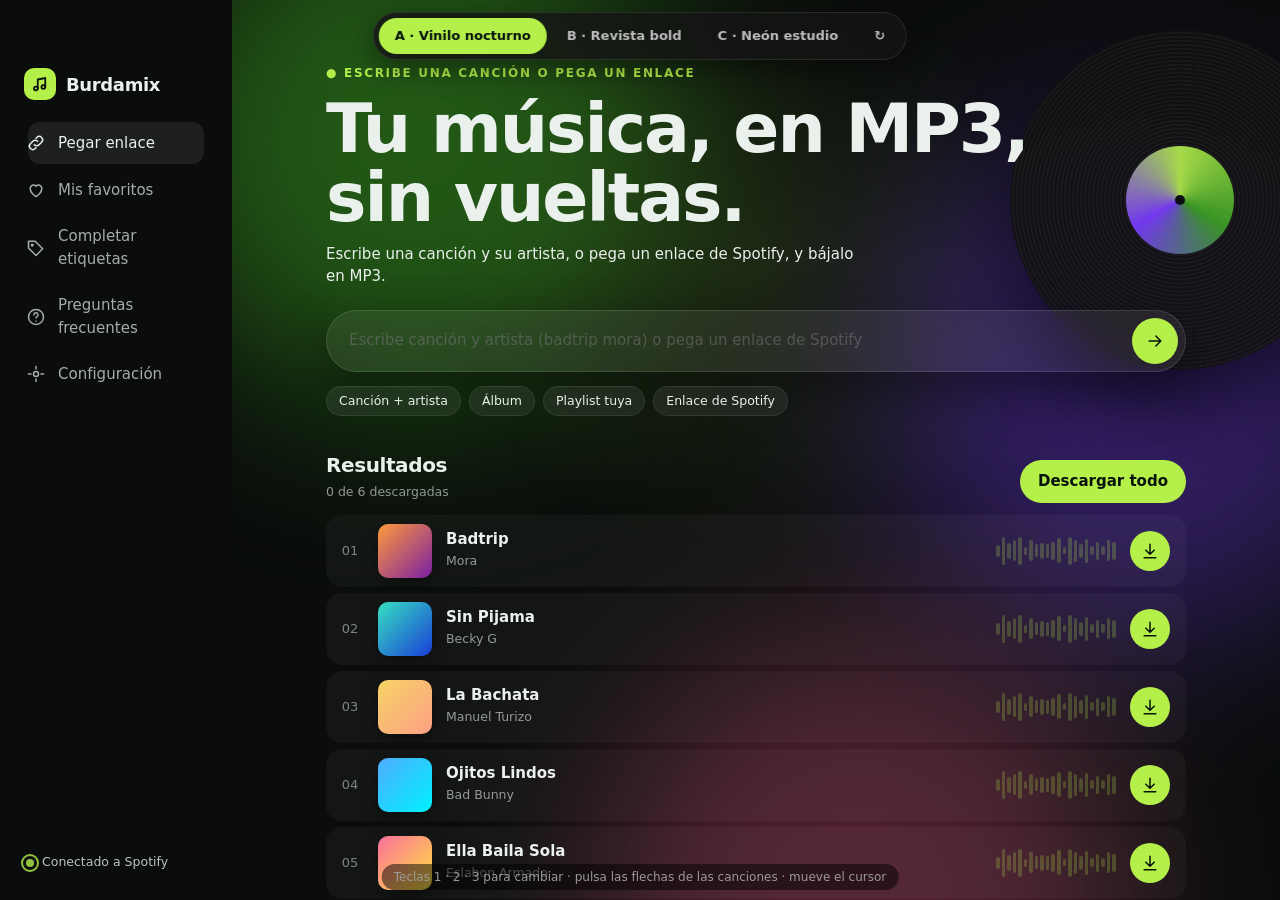
<file: design-preview/index.html>
<!doctype html>
<html lang="es">
<head>
<meta charset="utf-8">
<meta name="viewport" content="width=device-width, initial-scale=1">
<title>Burdamix · Previsualización de rediseño</title>
<style>
/* Previsualización de 3 direcciones. CSS + JS propios, sin librerías ni CDN (la app es de escritorio y debe ser ligera).
   Solo se animan transform, opacity y clip-path; todo respeta prefers-reduced-motion. */
:root { --lime:#b5ef4a; --ease:cubic-bezier(.23,1,.32,1); --ease-io:cubic-bezier(.77,0,.175,1); }
* { box-sizing:border-box; }
html,body { height:100%; margin:0; }
body { font:15px/1.5 "Segoe UI Variable Text","Segoe UI",system-ui,sans-serif; background:#070907; color:#eee; overflow:hidden; -webkit-font-smoothing:antialiased; }
button,input { font:inherit; color:inherit; }
button { cursor:pointer; }
svg { width:20px; height:20px; fill:none; stroke:currentColor; stroke-width:1.8; stroke-linecap:round; stroke-linejoin:round; flex:none; }

/* ── Selector de dirección ── */
.switcher { position:fixed; z-index:50; left:50%; top:12px; translate:-50% 0; display:flex; gap:4px; padding:5px; border-radius:999px; background:rgba(20,20,20,.82); backdrop-filter:blur(14px); box-shadow:0 8px 30px rgba(0,0,0,.45); border:1px solid rgba(255,255,255,.1); }
.switcher button { border:0; background:none; padding:8px 16px; border-radius:999px; color:#bbb; font-weight:600; font-size:13px; position:relative; z-index:1; transition:color .2s; white-space:nowrap; }
.switcher button.on { color:#07130a; }
.switcher .pill { position:absolute; z-index:0; top:5px; bottom:5px; left:0; border-radius:999px; background:var(--lime); transition:transform .45s var(--ease), width .45s var(--ease); }
.switcher .replay { color:#fff; opacity:.7; }
.hint { position:fixed; z-index:50; bottom:10px; left:50%; translate:-50% 0; font-size:12px; color:#9a9a9a; background:rgba(0,0,0,.5); padding:4px 12px; border-radius:99px; pointer-events:none; }

/* ── Base de la ventana ── */
#stage { position:fixed; inset:0; display:grid; grid-template-columns:232px 1fr; --mx:50%; --my:30%; transition:background .6s; }
.side { position:relative; z-index:2; padding:68px 14px 18px; display:flex; flex-direction:column; gap:4px; }
.brand { display:flex; align-items:center; gap:10px; font-weight:700; font-size:18px; letter-spacing:-.02em; padding:0 10px 18px; }
.brand b { width:32px; height:32px; border-radius:10px; background:var(--lime); display:grid; place-items:center; color:#07130a; }
.brand b svg { width:18px; height:18px; stroke-width:2.4; }
.nav { position:relative; display:flex; align-items:center; gap:12px; padding:10px 12px; border:0; background:none; border-radius:12px; text-align:left; opacity:.7; transition:opacity .2s, transform .3s var(--ease), background .2s; }
.nav:hover { opacity:1; transform:translateX(4px); }
.nav.on { opacity:1; }
.nav-ind { position:absolute; left:14px; right:14px; top:0; height:42px; border-radius:12px; transition:transform .5s var(--ease); z-index:0; }
.nav > * { position:relative; z-index:1; }
.nav-wrap { position:relative; display:flex; flex-direction:column; gap:4px; }
.side-bottom { margin-top:auto; padding:10px 12px; font-size:12.5px; display:flex; align-items:center; gap:8px; opacity:.8; }
.dot { width:8px; height:8px; border-radius:50%; background:var(--lime); position:relative; }
.dot::after { content:""; position:absolute; inset:-5px; border-radius:50%; border:2px solid var(--lime); animation:ping 2s infinite var(--ease); }
@keyframes ping { from { transform:scale(.4); opacity:.9 } to { transform:scale(1.3); opacity:0 } }

main { position:relative; overflow:hidden auto; padding:64px 44px 80px; scrollbar-width:thin; }
.bg { position:absolute; inset:0; pointer-events:none; overflow:hidden; z-index:0; }
.content { position:relative; z-index:1; max-width:860px; margin:0 auto; }
.eyebrow { font-size:12px; letter-spacing:.14em; text-transform:uppercase; font-weight:700; margin-bottom:12px; display:flex; gap:10px; align-items:center; }
h1 { margin:0 0 10px; font-weight:700; letter-spacing:-.03em; line-height:1.02; }
.lead { max-width:540px; margin:0 0 22px; opacity:.75; }

.composer { display:flex; align-items:center; gap:8px; padding:7px 7px 7px 20px; border-radius:999px; position:relative; transition:transform .4s var(--ease), box-shadow .4s; }
.composer:focus-within { transform:scale(1.015); }
.composer input { flex:1; background:none; border:0; outline:0; min-width:0; }
.composer input::placeholder { opacity:.55; }
.send { width:46px; height:46px; border-radius:50%; border:0; display:grid; place-items:center; transition:transform .3s var(--ease); }
.send:hover { transform:scale(1.08) rotate(-8deg); }
.chips { display:flex; gap:8px; flex-wrap:wrap; margin-top:14px; }
.chips span { padding:5px 12px; border-radius:99px; font-size:12.5px; transition:transform .3s var(--ease); }
.chips span:hover { transform:translateY(-3px); }

.list-head { display:flex; align-items:end; justify-content:space-between; margin:34px 0 12px; gap:12px; }
.list-head h2 { margin:0; font-size:20px; letter-spacing:-.02em; }
.btn { border:0; padding:10px 18px; border-radius:999px; font-weight:650; transition:transform .25s var(--ease), box-shadow .3s; will-change:transform; }
.btn:active { transform:scale(.96) !important; }

.row { display:grid; grid-template-columns:28px 54px 1fr 120px 42px; align-items:center; gap:14px; padding:9px 14px 9px 10px; border-radius:16px; position:relative; overflow:hidden; transition:transform .35s var(--ease), background .25s; }
.row:hover { transform:translateX(6px); }
.row .n { text-align:center; font-variant-numeric:tabular-nums; opacity:.5; font-size:13px; }
.cover { width:54px; height:54px; border-radius:10px; position:relative; overflow:hidden; box-shadow:0 6px 16px rgba(0,0,0,.35); transition:transform .5s var(--ease); }
.row:hover .cover { transform:scale(1.08) rotate(-3deg); }
.cover::after { content:""; position:absolute; inset:0; background:linear-gradient(115deg,transparent 30%,rgba(255,255,255,.28) 48%,transparent 62%); transform:translateX(-120%); transition:transform .8s var(--ease); }
.row:hover .cover::after { transform:translateX(120%); }
.t b { display:block; font-weight:650; line-height:1.25; white-space:nowrap; overflow:hidden; text-overflow:ellipsis; }
.t small { opacity:.6; font-size:12.5px; }
.wave { display:flex; align-items:center; gap:2px; height:28px; }
.wave i { flex:1; background:currentColor; opacity:.22; border-radius:2px; height:var(--h); transform-origin:center; transition:opacity .3s; }
.wave i.f { opacity:1; }
.row.run .wave i.f:last-child { animation:eq .5s infinite alternate var(--ease-io); }
@keyframes eq { to { transform:scaleY(.35) } }
.go { width:40px; height:40px; border-radius:50%; border:0; display:grid; place-items:center; position:relative; transition:transform .3s var(--ease); }
.go:hover { transform:scale(1.12); }
.go svg { transition:transform .4s var(--ease), opacity .25s; position:absolute; }
.go .ok { opacity:0; transform:scale(.3) rotate(-90deg); }
.row.done .go .dl { opacity:0; transform:scale(.3) translateY(10px); }
.row.done .go .ok { opacity:1; transform:none; }
.row.done .wave i { opacity:1; }
.pct { position:absolute; right:68px; top:50%; translate:0 -50%; font-size:11px; font-variant-numeric:tabular-nums; opacity:0; transition:opacity .2s; }
.row.run .pct { opacity:.8; }

/* entrada en cascada */
.enter { opacity:0; transform:translateY(22px); animation:in .75s var(--ease) forwards; animation-delay:calc(var(--i,0) * 70ms); }
@keyframes in { to { opacity:1; transform:none } }
.split span { display:inline-block; opacity:0; transform:translateY(60%) rotate(4deg); animation:word .8s var(--ease) forwards; animation-delay:calc(var(--w) * 80ms + 100ms); }
@keyframes word { to { opacity:1; transform:none } }

/* ═══════════ A · Vinilo nocturno ═══════════ */
[data-d=a] { background:#0a0d0b; color:#eaf0eb; }
[data-d=a] .nav-ind { background:rgba(255,255,255,.08); }
[data-d=a] h1 { font-size:clamp(40px,6vw,68px); }
[data-d=a] .eyebrow { color:var(--lime); }
[data-d=a] .composer { background:rgba(255,255,255,.07); border:1px solid rgba(255,255,255,.12); backdrop-filter:blur(20px); box-shadow:0 20px 50px rgba(0,0,0,.4); }
[data-d=a] .composer:focus-within { box-shadow:0 0 0 2px var(--lime), 0 20px 50px rgba(0,0,0,.5); }
[data-d=a] .send,[data-d=a] .btn.p,[data-d=a] .go { background:var(--lime); color:#07130a; }
[data-d=a] .btn.p:hover { box-shadow:0 8px 20px rgba(0,0,0,.45); }
[data-d=a] .chips span { background:rgba(255,255,255,.07); border:1px solid rgba(255,255,255,.08); }
[data-d=a] .row { background:rgba(255,255,255,.035); margin-bottom:6px; }
[data-d=a] .row:hover { background:rgba(255,255,255,.075); }
[data-d=a] .wave { color:var(--lime); }
[data-d=a] .aurora b { position:absolute; width:520px; height:520px; border-radius:50%; filter:blur(90px); opacity:.5; animation:drift 18s infinite alternate ease-in-out; }
[data-d=a] .aurora b:nth-child(1) { background:#3aa220; left:-80px; top:-120px; }
[data-d=a] .aurora b:nth-child(2) { background:#7a3cff; right:-120px; top:120px; animation-duration:23s; opacity:.35; }
[data-d=a] .aurora b:nth-child(3) { background:#ff4f8b; left:35%; bottom:-260px; animation-duration:27s; opacity:.28; }
@keyframes drift { to { transform:translate(120px,80px) scale(1.25) } }
[data-d=a] .vinyl { position:absolute; right:-70px; top:30px; width:340px; height:340px; border-radius:50%; background:repeating-radial-gradient(circle at center,#111 0 2px,#1b1b1b 3px 4px); box-shadow:0 30px 80px rgba(0,0,0,.6); animation:spin 9s linear infinite; opacity:.9; }
[data-d=a] .vinyl::before { content:""; position:absolute; inset:34%; border-radius:50%; background:conic-gradient(from 0deg,#b5ef4a,#3aa220,#7a3cff,#b5ef4a); }
[data-d=a] .vinyl::after { content:""; position:absolute; inset:48.5%; border-radius:50%; background:#0a0d0b; }
@keyframes spin { to { transform:rotate(360deg) } }
[data-d=a] .glow { position:absolute; inset:0; background:radial-gradient(500px circle at var(--mx) var(--my), rgba(181,239,74,.10), transparent 60%); }

/* ═══════════ B · Revista bold ═══════════ */
[data-d=b] { background:#f2efe6; color:#111; }
[data-d=b] .side { background:#111; color:#f2efe6; }
[data-d=b] .nav-ind { background:var(--lime); }
[data-d=b] .nav.on { color:#07130a; }
[data-d=b] h1 { font:900 clamp(56px,10vw,128px)/.86 "Bahnschrift","Arial Narrow Bold","Impact",sans-serif; font-stretch:75%; text-transform:uppercase; letter-spacing:-.02em; }
[data-d=b] .eyebrow { font-family:"Cascadia Mono",Consolas,monospace; }
[data-d=b] .lead { opacity:.85; }
[data-d=b] .composer { background:#fff; border:3px solid #111; border-radius:14px; box-shadow:6px 6px 0 #111; padding-left:18px; }
[data-d=b] .composer:focus-within { box-shadow:2px 2px 0 #111; transform:translate(4px,4px); }
[data-d=b] .send { border-radius:10px; background:#111; color:var(--lime); }
[data-d=b] .btn.p { background:var(--lime); color:#111; border:3px solid #111; border-radius:12px; box-shadow:4px 4px 0 #111; }
[data-d=b] .btn.p:hover { transform:translate(-2px,-2px); box-shadow:7px 7px 0 #111; }
[data-d=b] .chips span { border:2px solid #111; border-radius:8px; font-family:"Cascadia Mono",Consolas,monospace; font-size:12px; }
[data-d=b] .chips span:hover { background:var(--lime); }
[data-d=b] .row { border-top:2px solid #111; border-radius:0; background:transparent; padding:12px 8px; }
[data-d=b] .row:last-child { border-bottom:2px solid #111; }
[data-d=b] .row::before { content:""; position:absolute; inset:0; background:var(--lime); transform:scaleX(0); transform-origin:left; transition:transform .5s var(--ease); z-index:0; }
[data-d=b] .row:hover::before,[data-d=b] .row.run::before { transform:scaleX(1); }
[data-d=b] .row > * { position:relative; z-index:1; }
[data-d=b] .cover { border-radius:0; box-shadow:4px 4px 0 #111; border:2px solid #111; }
[data-d=b] .go { background:#111; color:var(--lime); border-radius:10px; }
[data-d=b] .row:hover { transform:none; }
[data-d=b] .t b { font:800 18px/1.1 "Bahnschrift","Arial Narrow",sans-serif; text-transform:uppercase; }
[data-d=b] .wave { color:#111; }
[data-d=b] .marq { position:absolute; left:0; right:0; bottom:20px; white-space:nowrap; font:900 150px/1 "Bahnschrift","Impact",sans-serif; color:transparent; -webkit-text-stroke:2px rgba(17,17,17,.12); animation:marq 28s linear infinite; }
@keyframes marq { to { transform:translateX(-50%) } }
[data-d=b] .grain { position:absolute; inset:0; opacity:.06; background-image:url("data:image/svg+xml,%3Csvg xmlns='http://www.w3.org/2000/svg' width='120' height='120'%3E%3Cfilter id='n'%3E%3CfeTurbulence baseFrequency='.9'/%3E%3C/filter%3E%3Crect width='120' height='120' filter='url(%23n)'/%3E%3C/svg%3E"); }
[data-d=b] .stamp { position:absolute; right:30px; top:70px; width:120px; height:120px; border-radius:50%; background:var(--lime); border:3px solid #111; display:grid; place-items:center; text-align:center; font:900 13px/1.1 "Bahnschrift",sans-serif; text-transform:uppercase; animation:spin 14s linear infinite; z-index:1; }

/* ═══════════ C · Neón estudio ═══════════ */
[data-d=c] { background:#06060c; color:#ecebff; }
[data-d=c] .nav-ind { background:linear-gradient(90deg,rgba(124,92,255,.35),rgba(255,64,160,.2)); box-shadow:inset 0 0 0 1px rgba(255,255,255,.12); }
[data-d=c] h1 { font-size:clamp(40px,6vw,66px); color:#fff; }
[data-d=c] .eyebrow { color:#ff7ac0; }
[data-d=c] .composer { background:rgba(255,255,255,.05); border-radius:20px; padding-left:22px; }
[data-d=c] .composer::before { content:""; position:absolute; inset:-1.5px; border-radius:21px; padding:1.5px; background:conic-gradient(from var(--a,0deg),#7c5cff,#ff40a0,#b5ef4a,#7c5cff); -webkit-mask:linear-gradient(#000 0 0) content-box,linear-gradient(#000 0 0); -webkit-mask-composite:xor; mask-composite:exclude; animation:rot 5s linear infinite; pointer-events:none; }
@property --a { syntax:"<angle>"; inherits:false; initial-value:0deg; }
@keyframes rot { to { --a:360deg } }
[data-d=c] .send { border-radius:14px; background:linear-gradient(135deg,#7c5cff,#ff40a0); color:#fff; box-shadow:0 6px 16px rgba(0,0,0,.4); }
[data-d=c] .btn.p { background:linear-gradient(135deg,#7c5cff,#ff40a0); color:#fff; box-shadow:0 6px 16px rgba(0,0,0,.4); }
[data-d=c] .chips span { background:rgba(255,255,255,.05); border:1px solid rgba(255,255,255,.1); }
[data-d=c] .row { background:linear-gradient(100deg,rgba(255,255,255,.06),rgba(255,255,255,.02)); border:1px solid rgba(255,255,255,.07); margin-bottom:8px; backdrop-filter:blur(8px); }
[data-d=c] .row::before { content:""; position:absolute; inset:0; background:radial-gradient(260px circle at var(--rx,50%) var(--ry,50%), rgba(124,92,255,.28), transparent 70%); opacity:0; transition:opacity .3s; }
[data-d=c] .row:hover::before { opacity:1; }
[data-d=c] .go { background:rgba(255,255,255,.1); border:1px solid rgba(255,255,255,.18); }
[data-d=c] .row.done .go { background:#b5ef4a; color:#07130a; }
[data-d=c] .wave { color:#ff6ab5; }
[data-d=c] .row.done .wave { color:#b5ef4a; }
[data-d=c] canvas { position:absolute; inset:0; width:100%; height:100%; }

.d { display:none; }
[data-d=a] .da,[data-d=b] .db,[data-d=c] .dc { display:block; }

@media (max-width:760px) { #stage { grid-template-columns:1fr; } .side { display:none; } main { padding:70px 18px 60px; } .row { grid-template-columns:48px 1fr 36px; } .row .n,.row .wave { display:none; } [data-d=a] .vinyl,[data-d=b] .stamp { display:none; } }
@media (prefers-reduced-motion:reduce) { *,*::before,*::after { animation-duration:.01ms !important; animation-iteration-count:1 !important; transition-duration:.01ms !important; } .enter,.split span { opacity:1; transform:none; } }
</style>
</head>
<body>

<div class="switcher" id="switcher">
  <i class="pill" id="pill"></i>
  <button data-d="a" class="on">A · Vinilo nocturno</button>
  <button data-d="b">B · Revista bold</button>
  <button data-d="c">C · Neón estudio</button>
  <button class="replay" id="replay" title="Repetir la animación de entrada (R)">↻</button>
</div>
<div class="hint">Teclas 1 · 2 · 3 para cambiar · pulsa las flechas de las canciones · mueve el cursor</div>

<div id="stage" data-d="a">
  <aside class="side">
    <div class="brand"><b><svg viewBox="0 0 24 24"><path d="M9 18V6l10-2v12"/><circle cx="6.5" cy="18" r="2.5"/><circle cx="16.5" cy="16" r="2.5"/></svg></b>Burdamix</div>
    <div class="nav-wrap" id="navwrap">
      <i class="nav-ind" id="navind"></i>
      <button class="nav on"><svg viewBox="0 0 24 24"><path d="M10 14a4 4 0 0 0 5.7 0l3-3a4 4 0 0 0-5.7-5.7l-1 1M14 10a4 4 0 0 0-5.7 0l-3 3a4 4 0 0 0 5.7 5.7l1-1"/></svg>Pegar enlace</button>
      <button class="nav"><svg viewBox="0 0 24 24"><path d="M12 20s-7-4.4-7-10a4 4 0 0 1 7-2.6A4 4 0 0 1 19 10c0 5.6-7 10-7 10z"/></svg>Mis favoritos</button>
      <button class="nav"><svg viewBox="0 0 24 24"><path d="M3 12V4h8l9 9-8 8z"/><circle cx="7.5" cy="8.5" r="1"/></svg>Completar etiquetas</button>
      <button class="nav"><svg viewBox="0 0 24 24"><circle cx="12" cy="12" r="9"/><path d="M9.5 9.5a2.5 2.5 0 1 1 3.5 2.3c-.6.3-1 .8-1 1.5M12 17h.01"/></svg>Preguntas frecuentes</button>
      <button class="nav"><svg viewBox="0 0 24 24"><circle cx="12" cy="12" r="3"/><path d="M12 3v3M12 18v3M3 12h3M18 12h3"/></svg>Configuración</button>
    </div>
    <div class="side-bottom"><i class="dot"></i>Conectado a Spotify</div>
  </aside>

  <main id="main">
    <div class="bg">
      <div class="d da aurora"><b></b><b></b><b></b></div>
      <div class="d da glow"></div>
      <div class="d da vinyl"></div>
      <div class="d db grain"></div>
      <div class="d db marq">BURDAMIX · MÚSICA PARA LLEVAR · BURDAMIX · MÚSICA PARA LLEVAR · </div>
      <canvas class="d dc" id="cv"></canvas>
    </div>
    <div class="d db stamp">MP3<br>gratis<br>★</div>

    <div class="content" id="content">
      <div class="eyebrow enter" style="--i:0"><span id="eb">● Escribe una canción o pega un enlace</span></div>
      <h1 id="h1" class="split"></h1>
      <p class="lead enter" style="--i:5">Escribe una canción y su artista, o pega un enlace de Spotify, y bájalo en MP3.</p>
      <form class="composer enter" style="--i:6" onsubmit="return false">
        <input placeholder="Escribe canción y artista (badtrip mora) o pega un enlace de Spotify" aria-label="Canción o enlace">
        <button class="send" aria-label="Ver canciones"><svg viewBox="0 0 24 24"><path d="M5 12h14M13 6l6 6-6 6"/></svg></button>
      </form>
      <div class="chips enter" style="--i:7"><span>Canción + artista</span><span>Álbum</span><span>Playlist tuya</span><span>Enlace de Spotify</span></div>

      <div class="list-head enter" style="--i:8">
        <div><h2>Resultados</h2><small style="opacity:.6"><span id="cnt">0</span> de 6 descargadas</small></div>
        <button class="btn p" id="all">Descargar todo</button>
      </div>
      <div id="rows"></div>
    </div>
  </main>
</div>

<script>
const $ = (s, r = document) => r.querySelector(s);
const stage = $('#stage');
const TRACKS = [
  ['Badtrip','Mora',['#ff9a3c','#7a1fa2']],['Sin Pijama','Becky G',['#35e0c2','#1b3fd6']],['La Bachata','Manuel Turizo',['#f6d365','#fda085']],
  ['Ojitos Lindos','Bad Bunny',['#4facfe','#00f2fe']],['Ella Baila Sola','Eslabon Armado',['#fa709a','#fee140']],['Providencia','Karol G',['#a18cd1','#fbc2eb']]
];
const HEADS = {
  a: ['Tu música,','en MP3,','sin vueltas.'],
  b: ['Baja','tu playlist.','Ya.'],
  c: ['Pega,','busca y','suena.']
};
const EYEBROW = { a:'● Escribe una canción o pega un enlace', b:'N.º 01 — Pegar enlace', c:'✦ Descarga inteligente desde Spotify' };
const wave = () => Array.from({length:22}, (_, i) => `<i style="--h:${6 + Math.round(Math.abs(Math.sin(i * 1.3) * 18 + Math.cos(i * .7) * 6))}px"></i>`).join('');

function buildRows() {
  $('#rows').innerHTML = TRACKS.map((t, i) => `
    <div class="row enter" style="--i:${9 + i}" data-i="${i}">
      <span class="n">${String(i + 1).padStart(2, '0')}</span>
      <div class="cover" style="background:linear-gradient(135deg,${t[2][0]},${t[2][1]})"></div>
      <div class="t"><b>${t[0]}</b><small>${t[1]}</small></div>
      <div class="wave" aria-hidden="true">${wave()}</div>
      <span class="pct">0%</span>
      <button class="go" aria-label="Descargar ${t[0]}"><svg class="dl" viewBox="0 0 24 24"><path d="M12 4v11M7 11l5 5 5-5M5 20h14"/></svg><svg class="ok" viewBox="0 0 24 24"><path d="M5 12.5l4.5 4.5L19 7.5"/></svg></button>
    </div>`).join('');
}
function buildHead(d) {
  $('#h1').innerHTML = HEADS[d].map((w, i) => `<span style="--w:${i}">${w}</span>`).join(' ');
  $('#eb').textContent = EYEBROW[d];
}

let done = 0;
function download(row) {
  if (row.classList.contains('run') || row.classList.contains('done')) return;
  row.classList.add('run');
  const bars = [...row.querySelectorAll('.wave i')], pct = $('.pct', row);
  const dur = 1800 + Math.random() * 1800, t0 = performance.now();
  (function tick(now) {
    const p = Math.min(1, (now - t0) / dur), e = 1 - Math.pow(1 - p, 2.2);
    const n = Math.round(e * bars.length);
    bars.forEach((b, i) => b.classList.toggle('f', i < n));
    pct.textContent = Math.round(e * 100) + '%';
    if (p < 1) requestAnimationFrame(tick);
    else { row.classList.remove('run'); row.classList.add('done'); $('#cnt').textContent = ++done; }
  })(t0);
}
$('#rows').addEventListener('click', e => { const b = e.target.closest('.go'); if (b) download(b.closest('.row')); });
$('#all').addEventListener('click', () => document.querySelectorAll('.row').forEach((r, i) => setTimeout(() => download(r), i * 260)));

function moveInd(btn) {
  const w = $('#navwrap'), ind = $('#navind');
  ind.style.transform = `translateY(${btn.offsetTop}px)`;
}
$('#navwrap').addEventListener('click', e => {
  const b = e.target.closest('.nav'); if (!b) return;
  document.querySelectorAll('.nav').forEach(n => n.classList.toggle('on', n === b)); moveInd(b);
});

/* cambio de dirección */
const pill = $('#pill'), sw = [...document.querySelectorAll('#switcher [data-d]')];
function placePill() { const on = $('#switcher .on'); pill.style.width = on.offsetWidth + 'px'; pill.style.transform = `translateX(${on.offsetLeft}px)`; }
function setDir(d) {
  stage.dataset.d = d; sw.forEach(b => b.classList.toggle('on', b.dataset.d === d)); placePill();
  done = 0; $('#cnt').textContent = 0; buildHead(d); buildRows(); restart();
  moveInd($('.nav.on'));
}
function restart() { // re-lanza las animaciones de entrada
  document.querySelectorAll('.enter,.split span').forEach(el => { el.style.animation = 'none'; void el.offsetWidth; el.style.animation = ''; });
}
sw.forEach(b => b.addEventListener('click', () => setDir(b.dataset.d)));
$('#replay').addEventListener('click', () => setDir(stage.dataset.d));
addEventListener('keydown', e => { if (e.target.tagName === 'INPUT') return; if ('abc'.includes(e.key) || '123'.includes(e.key)) setDir('abc'['abc'.includes(e.key) ? 'abc'.indexOf(e.key) : +e.key - 1]); if (e.key === 'r') setDir(stage.dataset.d); });
addEventListener('resize', () => { placePill(); moveInd($('.nav.on')); });

/* cursor: foco que sigue + botones magnéticos + brillo por fila */
stage.addEventListener('pointermove', e => {
  const r = $('#main').getBoundingClientRect();
  stage.style.setProperty('--mx', (e.clientX - r.left) + 'px'); stage.style.setProperty('--my', (e.clientY - r.top) + 'px');
  const row = e.target.closest('.row');
  if (row) { const b = row.getBoundingClientRect(); row.style.setProperty('--rx', (e.clientX - b.left) + 'px'); row.style.setProperty('--ry', (e.clientY - b.top) + 'px'); }
  const m = e.target.closest('.btn,.send');
  document.querySelectorAll('.btn,.send').forEach(x => { if (x !== m) x.style.translate = ''; });
  if (m && !matchMedia('(prefers-reduced-motion:reduce)').matches) { const b = m.getBoundingClientRect(); m.style.translate = `${(e.clientX - b.left - b.width / 2) * .22}px ${(e.clientY - b.top - b.height / 2) * .3}px`; }
});

/* C: partículas que huyen del cursor (canvas pequeño, se pausa si no es la dirección activa) */
const cv = $('#cv'), cx = cv.getContext('2d'); let P = [], W, H, mouse = {x:-999, y:-999};
function sizeCv() { W = cv.width = cv.clientWidth; H = cv.height = cv.clientHeight; P = Array.from({length: Math.min(70, Math.round(W * H / 14000))}, () => ({x:Math.random() * W, y:Math.random() * H, vx:(Math.random() - .5) * .3, vy:(Math.random() - .5) * .3, r:Math.random() * 1.8 + .6, c:['#7c5cff','#ff40a0','#b5ef4a'][Math.floor(Math.random() * 3)]})); }
$('#main').addEventListener('pointermove', e => { const b = cv.getBoundingClientRect(); mouse = {x:e.clientX - b.left, y:e.clientY - b.top}; });
(function loop() {
  if (stage.dataset.d === 'c' && cv.clientWidth) {
    if (cv.width !== cv.clientWidth) sizeCv();
    cx.clearRect(0, 0, W, H);
    for (const p of P) {
      const dx = p.x - mouse.x, dy = p.y - mouse.y, d = Math.hypot(dx, dy);
      if (d < 140) { p.vx += dx / d * .06; p.vy += dy / d * .06; }
      p.vx *= .985; p.vy *= .985; p.x = (p.x + p.vx + W) % W; p.y = (p.y + p.vy + H) % H;
      cx.fillStyle = p.c; cx.globalAlpha = .8; cx.beginPath(); cx.arc(p.x, p.y, p.r, 0, 6.3); cx.fill();
    }
    cx.globalAlpha = .13; cx.lineWidth = 1;
    for (let i = 0; i < P.length; i++) for (let j = i + 1; j < P.length; j++) { const d = Math.hypot(P[i].x - P[j].x, P[i].y - P[j].y); if (d < 110) { cx.strokeStyle = P[i].c; cx.beginPath(); cx.moveTo(P[i].x, P[i].y); cx.lineTo(P[j].x, P[j].y); cx.stroke(); } }
  }
  requestAnimationFrame(loop);
})();

setDir('a');
</script>
</body>
</html>
</file>
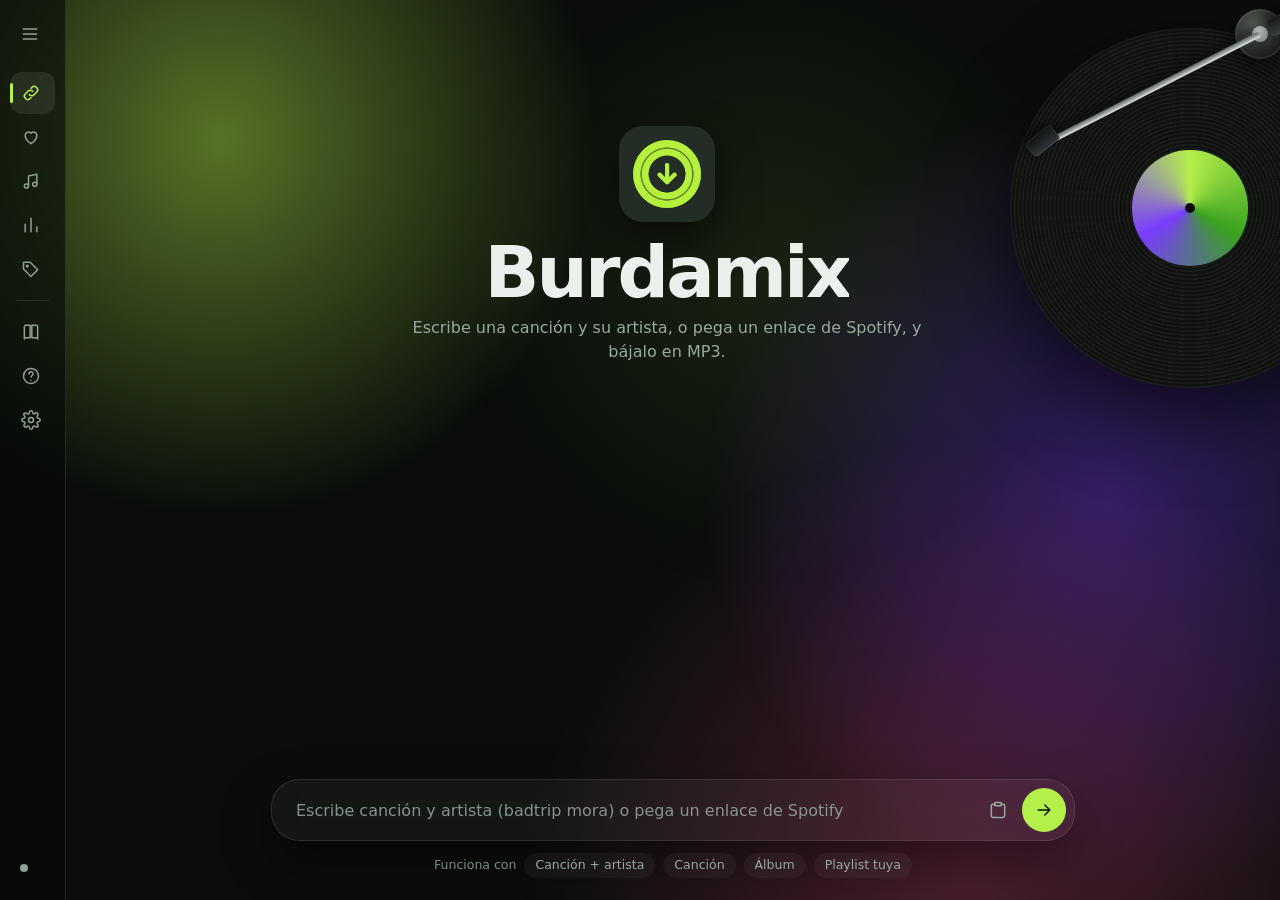
<file: gui/web/index.html>
<!doctype html>
<html lang="es">
<head>
<meta charset="utf-8">
<meta name="viewport" content="width=device-width, initial-scale=1, viewport-fit=cover">
<title>Burdamix</title>
<link rel="stylesheet" href="style.css">
<link rel="stylesheet" href="player.css">
<link rel="stylesheet" href="crate.css">
<link rel="stylesheet" href="motion.css">
<link rel="stylesheet" href="mobile.css">
</head>
<body>
<div id="splash" aria-hidden="true"><img src="logo.png" alt=""><i></i></div>
<div id="app" class="sidebar-open">
  <div class="bg" aria-hidden="true"><i class="b1"></i><i class="b2"></i><i class="b3"></i><i class="glow"></i></div>

  <aside id="sidebar" aria-label="Menú">
    <div class="side-top">
      <button class="icon-btn" id="toggle" aria-label="Mostrar u ocultar el menú" title="Menú">
        <svg viewBox="0 0 24 24"><path d="M4 6h16M4 12h16M4 18h16"/></svg>
      </button>
      <div class="brand"><img src="logo.png" alt=""><span>Burdamix</span></div>
    </div>

    <nav>
      <i class="nav-ind" id="nav-ind" aria-hidden="true"></i>
      <button class="nav active" data-view="home" title="Descargar canciones">
        <svg viewBox="0 0 24 24"><path d="M10 14a4 4 0 0 0 5.7 0l3-3a4 4 0 0 0-5.7-5.7l-1 1M14 10a4 4 0 0 0-5.7 0l-3 3a4 4 0 0 0 5.7 5.7l1-1"/></svg>
        <span>Descargar canciones</span>
      </button>
      <button class="nav" data-view="favorites" title="Mis favoritos">
        <svg viewBox="0 0 24 24"><path d="M12 20s-7-4.4-7-10a4 4 0 0 1 7-2.6A4 4 0 0 1 19 10c0 5.6-7 10-7 10z"/></svg>
        <span>Mis favoritos</span>
      </button>
      <button class="nav" data-view="library" title="Biblioteca">
        <svg viewBox="0 0 24 24"><path d="M9 18V6l10-2v12"/><circle cx="6.5" cy="18" r="2.5"/><circle cx="16.5" cy="16" r="2.5"/></svg>
        <span>Biblioteca</span>
      </button>
      <button class="nav" data-view="stats" title="Estadísticas">
        <svg viewBox="0 0 24 24"><path d="M5 20V11M12 20V4M19 20v-6"/></svg>
        <span>Estadísticas</span>
      </button>
      <button class="nav" data-view="tags" title="Completar etiquetas">
        <svg viewBox="0 0 24 24"><path d="M3 12V4h8l9 9-8 8z"/><circle cx="7.5" cy="8.5" r="1"/></svg>
        <span>Completar etiquetas</span>
      </button>
      <div class="nav-sep"></div>
      <button class="nav" data-view="tutorial" title="Tutorial e inicio de sesión">
        <svg viewBox="0 0 24 24"><path d="M4 5.5A1.5 1.5 0 0 1 5.5 4H11v15H5.5A1.5 1.5 0 0 0 4 20.5zM20 5.5A1.5 1.5 0 0 0 18.5 4H13v15h5.5a1.5 1.5 0 0 1 1.5 1.5z"/></svg>
        <span>Tutorial · Iniciar sesión</span>
      </button>
      <button class="nav" data-view="faq" title="Preguntas frecuentes">
        <svg viewBox="0 0 24 24"><circle cx="12" cy="12" r="9"/><path d="M9.5 9.5a2.5 2.5 0 1 1 3.5 2.3c-.6.3-1 .8-1 1.5M12 17h.01"/></svg>
        <span>Preguntas frecuentes</span>
      </button>
      <button class="nav" data-view="settings" title="Configuración">
        <svg viewBox="0 0 24 24"><circle cx="12" cy="12" r="3"/><path d="M19.4 15a1.7 1.7 0 0 0 .3 1.8l.1.1a2 2 0 1 1-2.8 2.8l-.1-.1a1.7 1.7 0 0 0-1.8-.3 1.7 1.7 0 0 0-1 1.5V21a2 2 0 1 1-4 0v-.1a1.7 1.7 0 0 0-1.1-1.5 1.7 1.7 0 0 0-1.8.3l-.1.1a2 2 0 1 1-2.8-2.8l.1-.1a1.7 1.7 0 0 0 .3-1.8 1.7 1.7 0 0 0-1.5-1H3a2 2 0 1 1 0-4h.1a1.7 1.7 0 0 0 1.5-1.1 1.7 1.7 0 0 0-.3-1.8l-.1-.1a2 2 0 1 1 2.8-2.8l.1.1a1.7 1.7 0 0 0 1.8.3H9a1.7 1.7 0 0 0 1-1.5V3a2 2 0 1 1 4 0v.1a1.7 1.7 0 0 0 1 1.5 1.7 1.7 0 0 0 1.8-.3l.1-.1a2 2 0 1 1 2.8 2.8l-.1.1a1.7 1.7 0 0 0-.3 1.8V9a1.7 1.7 0 0 0 1.5 1H21a2 2 0 1 1 0 4h-.1a1.7 1.7 0 0 0-1.5 1z"/></svg>
        <span>Configuración</span>
      </button>
    </nav>

    <div class="side-bottom">
      <button type="button" id="conn" class="conn" title="Estado de la conexión con Spotify"><i></i><span>Comprobando…</span></button>
      <div id="version" class="muted small"></div>
    </div>
  </aside>

  <main id="main">
    <div class="vinyl" id="vinyl" aria-hidden="true"><img id="vinyl-cover" alt="" hidden src="[data-uri]"></div>
    <div class="tonearm" id="tonearm" aria-hidden="true">
      <i class="ta-base"></i>
      <div class="ta-arm"><i class="ta-weight"></i><i class="ta-bar"></i><i class="ta-head"></i><i class="ta-tip"></i></div>
    </div>
    <button class="icon-btn float-toggle" id="toggle2" aria-label="Abrir el menú" title="Menú">
      <svg viewBox="0 0 24 24"><path d="M4 6h16M4 12h16M4 18h16"/></svg>
    </button>

    <!-- Descargar canciones (escribir el nombre o pegar un enlace) -->
    <section class="view active" id="view-home">
      <div class="scroll" id="home-scroll">
        <div class="hero" id="home-hero">
          <img class="hero-logo" src="logo.png" alt="">
          <h1>Burdamix</h1>
          <p class="lead">Escribe una canción y su artista, o pega un enlace de Spotify, y bájalo en MP3.</p>
        </div>
        <div class="results" id="home-results"></div>
      </div>
      <div class="dock" id="home-dock">
        <form class="composer" id="composer" autocomplete="off">
          <input id="link" type="text" spellcheck="false" placeholder="Escribe canción y artista (badtrip mora) o pega un enlace de Spotify">
          <button type="button" class="icon-btn hidden" id="clear" title="Limpiar y volver al inicio (Esc)" aria-label="Limpiar y volver al inicio">
            <svg viewBox="0 0 24 24"><path d="M6 6l12 12M18 6L6 18"/></svg>
          </button>
          <button type="button" class="icon-btn" id="paste" title="Pegar del portapapeles" aria-label="Pegar">
            <svg viewBox="0 0 24 24"><rect x="8" y="3" width="8" height="4" rx="1"/><path d="M16 5h2a2 2 0 0 1 2 2v12a2 2 0 0 1-2 2H6a2 2 0 0 1-2-2V7a2 2 0 0 1 2-2h2"/></svg>
          </button>
          <button type="submit" class="send" id="send" title="Ver canciones" aria-label="Ver canciones">
            <svg viewBox="0 0 24 24"><path d="M5 12h14M13 6l6 6-6 6"/></svg>
          </button>
        </form>
        <div class="chips" id="home-chips">
          <span class="chip-note">Funciona con</span>
          <span class="pill">Canción + artista</span><span class="pill">Canción</span><span class="pill">Álbum</span><span class="pill">Playlist tuya</span>
        </div>
      </div>
    </section>

    <!-- Mis favoritos -->
    <section class="view" id="view-favorites">
      <div class="scroll" id="fav-scroll">
        <div class="hero small" id="fav-hero">
          <div class="heart-badge"><svg viewBox="0 0 24 24"><path d="M12 20s-7-4.4-7-10a4 4 0 0 1 7-2.6A4 4 0 0 1 19 10c0 5.6-7 10-7 10z"/></svg></div>
          <h1>Tus canciones favoritas</h1>
          <p class="lead">Elige cuántas de tus «Me gusta» más recientes quieres ver.</p>
          <div class="seg" id="fav-counts" role="group" aria-label="Cantidad">
            <i class="seg-ind" aria-hidden="true"></i>
            <button type="button" data-n="50">50</button>
            <button type="button" data-n="100">100</button>
            <button type="button" data-n="200" class="on">200</button>
            <button type="button" data-n="500">500</button>
            <button type="button" data-n="0">Todas</button>
          </div>
          <div class="row-center">
            <label class="muted small" for="fav-custom">o escribe un número</label>
            <input id="fav-custom" class="num" type="number" min="1" placeholder="p. ej. 75">
          </div>
          <button class="btn primary big" id="fav-go">Ver mi lista</button>
        </div>
        <div class="results" id="fav-results"></div>
      </div>
    </section>

    <!-- Biblioteca -->
    <section class="view" id="view-library">
      <div class="scroll lib" id="lib-scroll">
        <header class="lib-head">
          <div class="lib-title"><h1>Biblioteca</h1><p class="muted" id="lib-count"></p></div>
          <div class="lib-tools">
            <button class="btn primary" id="lib-play-all" type="button">Reproducir todo</button>
            <button class="btn" id="lib-shuffle" type="button">Aleatorio</button>
            <button class="btn" id="lib-folder" type="button" title="Abrir la carpeta con todas tus canciones en el Explorador">Abrir carpeta</button>
            <label class="lib-search"><svg viewBox="0 0 24 24"><circle cx="11" cy="11" r="7"/><path d="m20 20-3.5-3.5"/></svg>
              <input id="lib-q" type="search" placeholder="Buscar canciones" autocomplete="off" spellcheck="false"></label>
            <select id="lib-sort" aria-label="Ordenar">
              <option value="artist">Artista</option><option value="title">Título</option><option value="recent">Recientes</option>
            </select>
          </div>
        </header>
        <div class="seg lib-tabs" id="lib-tabs" role="tablist" aria-label="Secciones de la biblioteca"><i class="seg-ind" id="tab-ind" aria-hidden="true"></i></div>
        <div id="crate-box" class="crate-box hidden">
          <div class="crate" id="crate" tabindex="0" role="listbox" aria-label="Discos"></div>
          <p class="crate-hint muted small">Pasa los discos con la rueda del ratón, las flechas o arrastrando</p>
        </div>
        <div id="lib-detail" class="lib-detail hidden"></div>
        <div id="lib-list" class="lib-list" role="list"></div>
        <div id="lib-empty" class="panel with-ic empty hidden"></div>
      </div>
    </section>

    <!-- Completar etiquetas -->
    <!-- Estadísticas -->
    <section class="view" id="view-stats">
      <div class="scroll page stats-page">
        <h1>Estadísticas</h1>
        <p class="muted">Lo que has escuchado, solo guardado en este dispositivo.</p>
        <div class="seg" id="st-periods" role="group" aria-label="Periodo">
          <i class="seg-ind" aria-hidden="true"></i>
          <button type="button" data-p="week">Semana</button><button type="button" data-p="month">Mes</button><button type="button" data-p="year">Año</button><button type="button" data-p="all">Siempre</button>
        </div>
        <div id="st-body"></div>
      </div>
    </section>

    <section class="view" id="view-tags">
      <div class="scroll" id="tags-scroll">
        <div class="page">
          <h1>Completar etiquetas</h1>
          <p class="lead">Elige canciones y Burdamix busca su título, artista, álbum, año, género y portada, y los escribe en el archivo para que cualquier reproductor los muestre.</p>

          <div class="card picker" id="tags-lib">
            <div class="picker-head">
              <div><h2 class="h3">Elegir de tu biblioteca</h2><p class="muted small" id="pick-count">Cargando tu biblioteca…</p></div>
              <div class="picker-tools">
                <div class="pick-filter" id="pick-filter" role="group" aria-label="Mostrar">
                  <button type="button" class="chip-btn on" data-f="all">Todas</button>
                  <button type="button" class="chip-btn" data-f="gaps">Incompletas</button>
                </div>
                <label class="lib-search"><svg viewBox="0 0 24 24"><circle cx="11" cy="11" r="7"/><path d="m20 20-3.5-3.5"/></svg>
                  <input id="pick-q" type="search" placeholder="Buscar canciones" autocomplete="off" spellcheck="false"></label>
              </div>
            </div>
            <div class="pick-list" id="pick-list" role="list"></div>
            <div class="picker-foot">
              <button type="button" class="btn small-btn" id="pick-all">Marcar las visibles</button>
              <span class="muted small" id="pick-n"></span>
              <button type="button" class="btn primary" id="pick-add" disabled>Añadir a la lista</button>
            </div>
          </div>

          <div class="drop slim" id="tags-drop">
            <b><span class="idle-t">¿Archivos fuera de Burdamix? Suéltalos aquí (mp3, flac, m4a, ogg u opus)</span><span class="over-t">Suéltalos para añadirlos</span></b>
            <div class="btn-row">
              <button class="btn small-btn" id="tags-pick-files">Elegir archivos…</button>
              <button class="btn small-btn" id="tags-pick-folder">Elegir carpeta…</button>
            </div>
          </div>

          <div class="card hidden" id="tags-options">
            <div class="two" id="tags-one">
              <label>Título (opcional)<input id="tags-title" type="text" autocomplete="off" placeholder="Si el archivo no lo dice"></label>
              <label>Artista (opcional)<input id="tags-artist" type="text" autocomplete="off" placeholder="Si el archivo no lo dice"></label>
            </div>
            <label class="check"><input id="tags-skip" type="checkbox" checked> Saltar los que ya tienen todo (título, artista, álbum, año, pista y portada)</label>
            <label class="check"><input id="tags-rename" type="checkbox" checked> Renombrar el archivo según el nombre elegido en Configuración <span class="muted small" id="tags-rename-example"></span></label>
            <div class="btn-row">
              <button class="btn primary" id="tags-search">Buscar etiquetas</button>
              <button class="btn" id="tags-clear">Quitar todo</button>
            </div>
          </div>

          <div id="tags-list"></div>
        </div>
      </div>
      <div class="dock hidden" id="tags-dock"><div class="action-bar" id="tags-bar"></div></div>
    </section>

    <!-- Tutorial -->
    <section class="view" id="view-tutorial">
      <div class="scroll page">
        <h1>Tutorial · Iniciar sesión</h1>
        <p class="lead">Se hace una sola vez. <b>Nunca</b> se te pide tu usuario ni tu contraseña de Spotify.</p>

        <div class="card step" id="step1">
          <div class="step-head"><span class="num-dot">1</span><h2>Crea tu app de Spotify</h2><span class="badge ok hidden" id="step1-ok">Hecho</span></div>
          <p>Spotify exige que cada persona cree su propia «app» gratuita. Es lo que permite leer tus playlists.</p>
          <ol class="steps">
            <li>Abre el panel de Spotify e inicia sesión. <button class="btn" id="open-dash">Abrir Spotify Developer</button></li>
            <li>Pulsa <b>Create app</b>. Nombre y descripción: lo que quieras (por ejemplo «Burdamix»).</li>
            <li>En <b>Redirect URI</b> copia exactamente esto y pulsa <b>Add</b>:
              <div class="copyline"><code id="redirect"></code><button class="btn small-btn" id="copy-redirect">Copiar</button></div></li>
            <li>En «Which API/SDKs are you planning to use?» marca <b>Web API</b>.</li>
            <li>Acepta los términos y pulsa <b>Save</b>.</li>
            <li>Abre tu app nueva → <b>Settings</b>. Verás el <b>Client ID</b> y, con «View client secret», el <b>Client secret</b>. Pégalos aquí:</li>
          </ol>
          <form id="creds" class="creds" autocomplete="off">
            <label>Client ID<input id="client-id" type="text" spellcheck="false" autocomplete="off"></label>
            <label>Client secret<input id="client-secret" type="password" spellcheck="false" autocomplete="off"></label>
            <button class="btn primary" type="submit" id="save-creds">Guardar y comprobar</button>
            <div class="form-msg" id="creds-msg"></div>
          </form>
        </div>

        <div class="card step" id="step2">
          <div class="step-head"><span class="num-dot">2</span><h2>Inicia sesión en Spotify</h2><span class="badge ok hidden" id="step2-ok">Hecho</span></div>
          <p>Hace falta solo para <b>tus playlists</b> y <b>tus favoritos</b>. Para canciones sueltas y álbumes no es necesario.
             Se abrirá tu navegador: elige tu cuenta y pulsa <b>Aceptar</b>. Tienes 3 minutos.</p>
          <button class="btn primary" id="do-login">Iniciar sesión en Spotify</button>
          <div class="form-msg" id="login-msg"></div>
        </div>
      </div>
    </section>

    <!-- Preguntas frecuentes -->
    <section class="view" id="view-faq">
      <div class="scroll page">
        <h1>Preguntas frecuentes</h1>
        <div class="faq" id="faq-list"></div>
      </div>
    </section>

    <!-- Configuración -->
    <section class="view" id="view-settings">
      <div class="scroll page">
        <h1>Configuración</h1>

        <div class="card setting">
          <div><h2 class="h3">Carpeta de descargas</h2><p class="muted" id="set-folder-path"></p></div>
          <div class="btn-row"><button class="btn" id="set-folder-open">Abrir</button><button class="btn primary" id="set-folder-change">Cambiar…</button></div>
        </div>

        <div class="card setting setting-colour">
          <div><h2 class="h3">Color de la interfaz</h2><p class="muted">El verde lima es el de siempre. Elige otro tono suave para los botones, las pestañas y la letra que suena.</p></div>
          <div class="swatches" id="accent-swatches" role="radiogroup" aria-label="Color de la interfaz"></div>
        </div>

        <div class="card setting">
          <div><h2 class="h3">Canciones a la vez</h2><p class="muted">Más es más rápido, pero YouTube puede bloquearte si pides demasiadas. 5 va bien.</p></div>
          <div class="slider"><input id="set-workers" type="range" min="1" max="8" step="1"><output id="set-workers-out">5</output></div>
        </div>

        <div class="card setting">
          <div><h2 class="h3">Nombre de los archivos</h2>
            <p class="muted">Cómo se llaman las canciones que bajas. El artista siempre va dentro de las etiquetas, así que el reproductor lo muestra igual aunque el nombre solo tenga el título.</p>
            <p class="muted small" id="set-naming-example"></p></div>
          <select id="set-naming"></select>
        </div>

        <div class="card setting">
          <div><h2 class="h3">Saltar introducciones e interludios</h2><p class="muted">Las pistas cortas (menos de 50 s, o intro/outro de menos de 95 s) no se descargan.</p></div>
          <label class="switch"><input id="set-interludes" type="checkbox"><span></span></label>
        </div>

        <div class="card setting">
          <div><h2 class="h3">Usar mi sesión de YouTube</h2>
            <p class="muted">Solo si YouTube pide iniciar sesión (videos para mayores de edad). Lee la sesión que ya tienes abierta en ese navegador; no se guarda ni se envía a ningún sitio. Ciérralo antes de bajar.</p></div>
          <select id="set-browser"></select>
        </div>

        <div class="card setting">
          <div><h2 class="h3">Actualizar yt-dlp</h2><p class="muted" id="set-ytdlp">YouTube cambia cada pocas semanas. Si una descarga falla de repente, actualiza esto.</p></div>
          <button class="btn" id="set-update">Buscar actualización</button>
        </div>

        <p class="muted small about" id="about"></p>
      </div>
    </section>

    <!-- Inicio y Más: solo existen en el diseño del teléfono (mobile.js los llena) -->
    <section class="view" id="view-start"><div class="scroll ms" id="start-scroll"></div></section>
    <section class="view" id="view-more"><div class="scroll ms" id="more-scroll"></div></section>

    <!-- Letras: un panel sobre la ventana, sin tapar la barra del reproductor -->
    <section id="lyrics" class="lyrics hidden" aria-label="Letra de la canción">
      <header class="ly-head">
        <div><b id="ly-title"></b><span id="ly-artist" class="muted"></span></div>
        <div class="ly-actions">
          <div class="ly-sync" id="ly-sync" role="group" aria-label="Sincronía de la letra" hidden>
            <button class="btn small-btn" id="ly-earlier" type="button" title="La letra sale antes (−0,25 s)">Antes</button>
            <output id="ly-off" title="Desfase de esta canción">0,00 s</output>
            <button class="btn small-btn" id="ly-later" type="button" title="La letra sale después (+0,25 s)">Después</button>
            <button class="btn small-btn" id="ly-version" type="button" hidden>Otra versión</button>
            <button class="btn small-btn" id="ly-pick" type="button" title="Toca la línea que estás oyendo y la letra se ajusta sola">Ajustar a lo que oigo</button>
          </div>
          <button class="btn small-btn" id="ly-edit" type="button" hidden>Mi letra</button>
          <button class="icon-btn" id="ly-close" type="button" aria-label="Cerrar la letra" title="Cerrar (Esc)"><svg viewBox="0 0 24 24"><path d="M6 6l12 12M18 6 6 18"/></svg></button></div>
      </header>
      <div id="ly-body" class="ly-body" tabindex="0"></div>
    </section>

    <!-- Reproductor: siempre abajo -->
    <footer id="player" class="player hidden" aria-label="Reproductor">
      <div class="pl-now">
        <div class="pl-cover"><span class="initial" id="pl-initial">♪</span><img id="pl-cover" alt="" hidden src="[data-uri]"></div>
        <div class="pl-text"><b id="pl-title">—</b><span id="pl-artist" class="muted small"></span></div>
      <button class="icon-btn heart" id="pl-like" type="button" aria-pressed="false" aria-label="Me gusta" title="Me gusta">
        <svg viewBox="0 0 24 24"><path d="M12 20s-7-4.4-7-10a4 4 0 0 1 7-2.6A4 4 0 0 1 19 10c0 5.6-7 10-7 10z"/></svg>
      </button>
      </div>
      <div class="pl-mid">
        <div class="pl-ctrl">
          <button class="icon-btn pl-toggle" id="pl-shuffle" type="button" aria-label="Aleatorio" aria-pressed="false" title="Aleatorio">
            <svg viewBox="0 0 24 24"><path d="M3 7h3.5c5 0 5 10 10 10H21M3 17h3.5c1.7 0 2.9-.9 3.8-2.2M21 7h-4.5c-1.7 0-2.9.9-3.8 2.2M18 4l3 3-3 3M18 14l3 3-3 3"/></svg></button>
          <button class="icon-btn" id="pl-prev" type="button" aria-label="Anterior" title="Anterior"><svg viewBox="0 0 24 24" class="fill"><path d="M7 5v14M19 5.5v13L9 12z"/></svg></button>
          <button class="pl-play" id="pl-play" type="button" aria-label="Reproducir" title="Reproducir">
            <svg viewBox="0 0 24 24" class="fill ic-play"><path d="M8 5.5v13l11-6.5z"/></svg>
            <svg viewBox="0 0 24 24" class="fill ic-pause"><path d="M8 5v14M16 5v14"/></svg></button>
          <button class="icon-btn" id="pl-next" type="button" aria-label="Siguiente" title="Siguiente"><svg viewBox="0 0 24 24" class="fill"><path d="M17 5v14M5 5.5v13L15 12z"/></svg></button>
          <button class="icon-btn pl-toggle" id="pl-repeat" type="button" aria-label="Repetir" aria-pressed="false" title="Repetir">
            <svg viewBox="0 0 24 24"><path d="M17 3l3 3-3 3M4 11V9a3 3 0 0 1 3-3h13M7 21l-3-3 3-3M20 13v2a3 3 0 0 1-3 3H4"/></svg><i class="one">1</i></button>
        </div>
        <div class="pl-seek">
          <span id="pl-cur" class="muted small">0:00</span>
          <input id="pl-progress" type="range" min="0" max="1" step="0.1" value="0" aria-label="Progreso">
          <span id="pl-dur" class="muted small">0:00</span>
        </div>
      </div>
      <div class="pl-side">
        <canvas id="pl-spectrum" width="96" height="28" aria-hidden="true"></canvas>
        <button class="icon-btn sleep" id="pl-sleep" type="button" aria-label="Temporizador para dormir" aria-pressed="false" title="Temporizador para dormir">
          <svg viewBox="0 0 24 24"><path d="M20 14.5A8 8 0 0 1 9.5 4 8 8 0 1 0 20 14.5z"/></svg><i id="sl-left" hidden></i></button>
        <button class="icon-btn" id="pl-lyrics" type="button" aria-label="Letra" aria-pressed="false" title="Letra">
          <svg viewBox="0 0 24 24"><path d="M5 5h14M5 10h9M5 15h14M5 20h7"/></svg></button>
        <button class="icon-btn" id="pl-eq" type="button" aria-label="Ecualizador y crossfade" aria-expanded="false" title="Ecualizador y crossfade">
          <svg viewBox="0 0 24 24"><path d="M5 4v16M12 4v16M19 4v16"/><circle cx="5" cy="14" r="2" class="knob"/><circle cx="12" cy="8" r="2" class="knob"/><circle cx="19" cy="15" r="2" class="knob"/></svg></button>
        <button class="icon-btn" id="pl-queue" type="button" aria-label="Cola" aria-expanded="false" title="Cola">
          <svg viewBox="0 0 24 24"><path d="M4 6h12M4 12h12M4 18h7M17 15v6l5-3z"/></svg></button>
        <button class="icon-btn" id="pl-mute" type="button" aria-label="Silenciar" title="Silenciar">
          <svg viewBox="0 0 24 24"><path d="M4 9.5h3.5L12 5.5v13l-4.5-4H4z"/><path d="M15.5 9a4 4 0 0 1 0 6M18 6.5a7.5 7.5 0 0 1 0 11" class="waves"/><path d="M16 9l5 6M21 9l-5 6" class="cross"/></svg></button>
        <input id="pl-volume" type="range" min="0" max="1" step="0.01" value="0.8" aria-label="Volumen">
      </div>

      <aside id="pl-queue-panel" class="pl-panel queue hidden" aria-label="Cola de reproducción">
        <div class="pl-panel-head"><h3>Cola</h3><button class="btn small-btn" id="q-clear" type="button">Vaciar</button></div>
        <div id="q-list" class="q-list"></div>
      </aside>

      <aside id="pl-eq-panel" class="pl-panel eq hidden" aria-label="Ecualizador">
        <div class="pl-panel-head"><h3>Ecualizador</h3>
          <label class="switch" title="Activar el ecualizador"><input id="eq-on" type="checkbox" checked><span></span></label></div>
        <div class="eq-bands" id="eq-bands"></div>
        <div class="eq-presets" id="eq-presets" role="group" aria-label="Presets"></div>
        <div class="eq-custom-head"><span class="muted small">Mis ecualizadores</span><button class="btn small-btn" id="eq-save" type="button">Guardar ajuste actual</button></div>
        <div class="eq-custom" id="eq-custom"></div>
        <div class="eq-xf">
          <div><b>Crossfade</b><span class="muted small" id="xf-hint">Mezcla el final de una canción con el inicio de la siguiente</span></div>
          <div class="slider"><input id="xf" type="range" min="0" max="12" step="1" value="0" aria-label="Segundos de crossfade"><output id="xf-out">Apagado</output></div>
        </div>
        <div class="eq-xf eq-viz">
          <div class="eq-viz-row">
            <div><b>Fondo que late</b><span class="muted small">Los halos de color del fondo laten con los graves de la música</span></div>
            <label class="switch" title="Activar o apagar el fondo que late"><input id="viz-on" type="checkbox" checked><span></span></label>
          </div>
        </div>
      </aside>
    </footer>
  </main>
</div>

<div id="dialog" class="dialog hidden" role="dialog" aria-modal="true" aria-labelledby="dialog-title">
  <div class="dialog-card">
    <h3 id="dialog-title"></h3>
    <p class="muted" id="dialog-text"></p>
    <input id="dialog-input" class="dialog-input hidden" type="text" maxlength="60" autocomplete="off" spellcheck="false" aria-label="Nombre">
    <div class="btn-row"><button class="btn" id="dialog-no" type="button">Cancelar</button><button class="btn danger" id="dialog-yes" type="button"></button></div>
  </div>
</div>
<div id="smart-dialog" class="dialog hidden" role="dialog" aria-modal="true" aria-label="Playlist inteligente"></div>
<div id="share-dialog" class="dialog hidden" role="dialog" aria-modal="true" aria-label="Compartir playlist"></div>
<div id="import-dialog" class="dialog hidden" role="dialog" aria-modal="true" aria-label="Importar playlist"></div>
<div id="toasts" aria-live="polite"></div>
<script src="theme.js"></script>
<script src="android.js"></script>
<script src="fx.js"></script>
<script src="net.js"></script>
<script src="tags.js"></script>
<script src="player.js"></script>
<script src="crate.js"></script>
<script src="lyrics.js"></script>
<script src="sleep.js"></script>
<script src="stats.js"></script>
<script src="smart.js"></script>
<script src="scan.js"></script>
<script src="share.js"></script>
<script src="app.js"></script>
<script src="motion.js"></script>
<script src="mobile.js"></script>
<script src="androidmedia.js"></script>
</body>
</html>
</file>
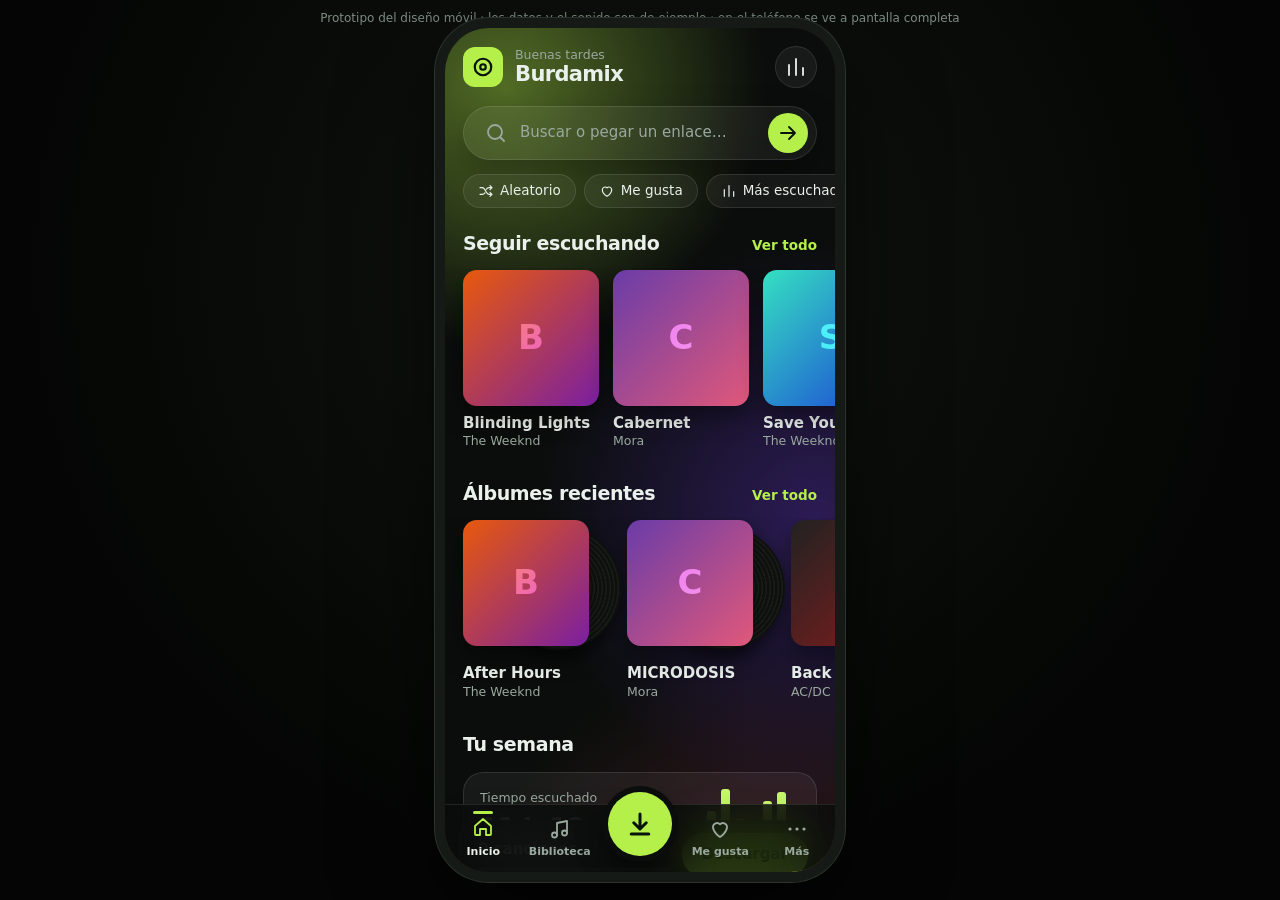
<file: design-preview/mobile.html>
<!doctype html>
<html lang="es">
<head>
<meta charset="utf-8">
<meta name="viewport" content="width=device-width, initial-scale=1, viewport-fit=cover">
<meta name="theme-color" content="#0a0d0b">
<title>Burdamix · Diseño móvil</title>
<style>
/* Prototipo del diseño móvil de Burdamix ("Vinilo nocturno"). Sin librerías: HTML, CSS y JS propios.
   Los datos y el audio son simulados; sirve para ver y tocar el diseño antes de implementarlo. */
:root {
  --bg: #0a0d0b; --surface: #131914; --surface-2: #1b231d; --border: #232d26;
  --glass: rgba(255,255,255,.055); --glass-2: rgba(255,255,255,.1); --line: rgba(255,255,255,.1);
  --text: #eaf0eb; --muted: #9aa99f; --accent: #b5ef4a; --ink: #07130a; --danger: #ff8077;
  --ease: cubic-bezier(.23,1,.32,1); --ease-io: cubic-bezier(.77,0,.175,1);
  --nav-h: 68px;
}
* { box-sizing: border-box; -webkit-tap-highlight-color: transparent; }
html, body { height: 100%; margin: 0; }
body { background: #050706; color: var(--text); font: 15px/1.45 "Segoe UI Variable Text","Segoe UI",system-ui,sans-serif; -webkit-font-smoothing: antialiased; overscroll-behavior: none; }
button, input { font: inherit; color: inherit; }
button { cursor: pointer; border: 0; background: none; padding: 0; touch-action: manipulation; }
svg { width: 24px; height: 24px; fill: none; stroke: currentColor; stroke-width: 1.8; stroke-linecap: round; stroke-linejoin: round; flex: none; }
.fill { fill: currentColor; stroke: none; }
h1,h2,h3,p { margin: 0; }
.muted { color: var(--muted); } .small { font-size: 12.5px; }

/* ── marco: pantalla completa en el móvil, "teléfono" en el escritorio ── */
#stage { height: 100dvh; display: grid; place-items: center; }
#phone { --pc: #b5ef4a; position: relative; width: 100%; height: 100%; overflow: hidden; background: var(--bg); isolation: isolate; transition: --pc .7s ease; }
@property --pc { syntax: "<color>"; inherits: true; initial-value: #b5ef4a; }
@media (min-width: 560px) {
  #stage { background: radial-gradient(circle at 50% 30%, #101611, #040504 70%); }
  #phone { width: 390px; height: min(844px, 96dvh); border-radius: 44px; box-shadow: 0 0 0 10px #151a16, 0 0 0 11px #2a332c, 0 40px 100px rgba(0,0,0,.7); }
}
.bg { position: absolute; inset: 0; z-index: -1; pointer-events: none; overflow: hidden; }
.bg i { position: absolute; border-radius: 50%; animation: drift 26s infinite alternate ease-in-out; }
.bg .b1 { width: 520px; height: 520px; left: -200px; top: -200px; background: radial-gradient(closest-side, color-mix(in srgb, var(--pc) 42%, transparent), transparent); }
.bg .b2 { width: 560px; height: 560px; right: -260px; top: 25%; background: radial-gradient(closest-side, rgba(122,60,255,.3), transparent); animation-duration: 33s; }
.bg .b3 { width: 600px; height: 600px; left: 5%; bottom: -380px; background: radial-gradient(closest-side, rgba(255,79,139,.22), transparent); animation-duration: 39s; }
@keyframes drift { to { transform: translate3d(70px,50px,0) scale(1.2); } }

/* ── vistas ── */
.view { position: absolute; inset: 0; overflow-y: auto; overflow-x: hidden; padding: calc(env(safe-area-inset-top) + 18px) 0 calc(var(--nav-h) + 96px); scrollbar-width: none; opacity: 0; pointer-events: none; transform: translateY(10px); transition: opacity .3s var(--ease), transform .4s var(--ease); }
.view::-webkit-scrollbar { display: none; }
.view.on { opacity: 1; pointer-events: auto; transform: none; }
.pad { padding: 0 18px; }
.rise { animation: rise .6s var(--ease) both; animation-delay: calc(var(--k,0) * 60ms); }
.still .rise { animation: none; }
@keyframes rise { from { opacity: 0; transform: translateY(14px); } }
.sec { display: flex; align-items: baseline; justify-content: space-between; padding: 22px 18px 10px; }
.sec h2 { font-size: 19px; letter-spacing: -.02em; }
.sec button { color: var(--accent); font-size: 13.5px; font-weight: 600; }

/* ── inicio ── */
.top { display: flex; align-items: center; gap: 12px; padding: 0 18px; }
.logo { width: 40px; height: 40px; border-radius: 12px; background: var(--accent); color: var(--ink); display: grid; place-items: center; }
.logo svg { width: 22px; height: 22px; stroke-width: 2.4; }
.top .hi { flex: 1; min-width: 0; }
.top .hi small { color: var(--muted); display: block; line-height: 1.2; }
.top .hi b { font-size: 21px; letter-spacing: -.03em; line-height: 1.15; }
.round { width: 42px; height: 42px; border-radius: 50%; background: var(--glass); border: 1px solid var(--line); display: grid; place-items: center; transition: transform .25s var(--ease), background .2s; }
.round:active { transform: scale(.9); }
.searchbar { margin: 18px 18px 0; height: 54px; border-radius: 27px; display: flex; align-items: center; gap: 12px; padding: 0 8px 0 20px; background: var(--glass); border: 1px solid var(--line); -webkit-backdrop-filter: blur(18px); backdrop-filter: blur(18px); color: var(--muted); text-align: left; width: calc(100% - 36px); box-shadow: 0 14px 34px rgba(0,0,0,.3); transition: transform .3s var(--ease), border-color .2s; }
.searchbar:active { transform: scale(.985); border-color: var(--accent); }
.searchbar span { flex: 1; }
.searchbar .go { width: 40px; height: 40px; border-radius: 50%; background: var(--accent); color: var(--ink); display: grid; place-items: center; }
.chips { display: flex; gap: 8px; overflow-x: auto; padding: 14px 18px 0; scrollbar-width: none; }
.chips::-webkit-scrollbar { display: none; }
.chip { flex: none; height: 34px; padding: 0 14px; border-radius: 17px; background: var(--glass); border: 1px solid var(--line); font-size: 13.5px; display: flex; align-items: center; gap: 6px; transition: transform .2s var(--ease), background .2s; }
.chip svg { width: 16px; height: 16px; }
.chip:active { transform: scale(.94); background: var(--glass-2); }
.hs { display: flex; gap: 14px; overflow-x: auto; padding: 2px 18px 8px; scroll-snap-type: x proximity; scroll-padding: 0 18px; scrollbar-width: none; }
.hs::-webkit-scrollbar { display: none; }
.cov { position: relative; border-radius: 14px; overflow: hidden; background: var(--c); display: grid; place-items: center; box-shadow: 0 10px 24px rgba(0,0,0,.4); }
.cov b { font-size: 34px; color: rgba(255,255,255,.85); font-weight: 700; mix-blend-mode: overlay; }
.card { flex: none; width: 136px; scroll-snap-align: start; text-align: left; transition: transform .3s var(--ease); }
.card:active { transform: scale(.95); }
.card .cov { width: 136px; height: 136px; }
.card .t { margin-top: 8px; font-weight: 620; line-height: 1.25; white-space: nowrap; overflow: hidden; text-overflow: ellipsis; }
.card .a { color: var(--muted); font-size: 12.5px; white-space: nowrap; overflow: hidden; text-overflow: ellipsis; }
.card .play { position: absolute; right: 8px; bottom: 8px; width: 34px; height: 34px; border-radius: 50%; background: var(--accent); color: var(--ink); display: grid; place-items: center; opacity: 0; transform: translateY(6px) scale(.8); transition: .3s var(--ease); }
.card:active .play, .card.now .play { opacity: 1; transform: none; }
/* álbum: funda con el vinilo asomando */
.sleeve { width: 150px; }
.sleeve .wrap { position: relative; width: 150px; height: 136px; }
.sleeve .rec { position: absolute; top: 6px; left: 34px; width: 124px; height: 124px; border-radius: 50%; background: repeating-radial-gradient(circle,#101210 0 2px,#1b1e1b 3px 4px); box-shadow: 0 6px 16px rgba(0,0,0,.5); transition: transform .5s var(--ease); }
.sleeve .rec::after { content: ""; position: absolute; inset: 36%; border-radius: 50%; background: var(--c); }
.sleeve .cov { position: absolute; left: 0; top: 0; width: 126px; height: 126px; z-index: 1; }
.sleeve:active .rec { transform: translateX(14px) rotate(40deg); }
.sleeve .t { margin-top: 8px; }
/* tu semana */
.week { margin: 4px 18px 0; padding: 16px; border-radius: 20px; background: var(--glass); border: 1px solid var(--line); display: grid; grid-template-columns: 1fr auto; gap: 6px 16px; width: calc(100% - 36px); text-align: left; transition: transform .3s var(--ease); }
.week:active { transform: scale(.985); }
.week b { font-size: 26px; letter-spacing: -.03em; line-height: 1.1; display: block; }
.week .bars { grid-row: 1 / span 2; grid-column: 2; display: flex; align-items: flex-end; gap: 5px; height: 54px; }
.week .bars i { width: 9px; border-radius: 3px; background: linear-gradient(180deg,#c8f56e,var(--accent)); height: var(--h); transform-origin: bottom; animation: grow .8s var(--ease) both; animation-delay: calc(var(--k) * 50ms + .2s); }
@keyframes grow { from { transform: scaleY(0); } }

/* ── listas de canciones ── */
.rows { padding: 0 12px; display: flex; flex-direction: column; gap: 4px; }
.row { display: grid; grid-template-columns: 52px 1fr auto auto; align-items: center; gap: 12px; padding: 8px 8px 8px 8px; border-radius: 16px; text-align: left; width: 100%; transition: background .2s, transform .3s var(--ease); }
.row:active { background: var(--glass-2); transform: scale(.985); }
.row .cov { width: 52px; height: 52px; border-radius: 10px; }
.row .cov b { font-size: 20px; }
.row .t { font-weight: 620; line-height: 1.25; white-space: nowrap; overflow: hidden; text-overflow: ellipsis; }
.row .a { color: var(--muted); font-size: 13px; white-space: nowrap; overflow: hidden; text-overflow: ellipsis; }
.row .tx { min-width: 0; }
.row.now { background: color-mix(in srgb, var(--pc) 14%, transparent); }
.row.now .t { color: var(--pc); }
.eqb { position: absolute; inset: 0; background: rgba(0,0,0,.5); display: none; align-items: flex-end; justify-content: center; gap: 3px; padding-bottom: 15px; }
.eqb i { width: 3px; height: 4px; border-radius: 2px; background: var(--pc); animation: eq .8s ease-in-out infinite alternate; animation-play-state: paused; }
.eqb i:nth-child(2) { animation-delay: -.25s; } .eqb i:nth-child(3) { animation-delay: -.5s; }
.row.now .eqb { display: flex; } .playing .row.now .eqb i { animation-play-state: running; }
@keyframes eq { to { height: 16px; } }
.heart { width: 40px; height: 40px; display: grid; place-items: center; color: var(--muted); transition: transform .3s var(--ease), color .2s; }
.heart svg { width: 22px; height: 22px; }
.heart.on { color: #ff5c8a; } .heart.on svg { fill: currentColor; }
.heart.pop svg { animation: pop .45s var(--ease); }
@keyframes pop { 30% { transform: scale(1.4); } }
.dur { color: var(--muted); font-size: 12.5px; font-variant-numeric: tabular-nums; }

/* ── biblioteca ── */
h1.big { font-size: 32px; letter-spacing: -.035em; padding: 0 18px; line-height: 1.1; }
.seg { position: relative; display: flex; margin: 14px 18px 4px; padding: 4px; border-radius: 16px; background: var(--glass); border: 1px solid var(--line); }
.seg button { position: relative; z-index: 1; flex: 1; height: 36px; border-radius: 12px; color: var(--muted); font-size: 13.5px; font-weight: 560; transition: color .2s; }
.seg button.on { color: var(--ink); font-weight: 650; }
.seg .ind { position: absolute; z-index: 0; top: 4px; bottom: 4px; left: 4px; border-radius: 12px; background: var(--accent); transition: transform .45s var(--ease), width .45s var(--ease); }
.grid { display: grid; grid-template-columns: 1fr 1fr; gap: 18px 12px; padding: 14px 18px; }
.grid .sleeve { width: 100%; } .grid .sleeve .wrap { width: 100%; height: auto; aspect-ratio: 1.1; }
.grid .sleeve .cov { width: 82%; height: auto; aspect-ratio: 1; }
.grid .sleeve .rec { width: 80%; height: auto; aspect-ratio: 1; left: 20%; top: 4%; }
.pl { display: flex; gap: 14px; align-items: center; padding: 10px; margin: 0 12px; border-radius: 18px; text-align: left; width: calc(100% - 24px); transition: background .2s, transform .3s var(--ease); }
.pl:active { background: var(--glass-2); transform: scale(.985); }
.pl .cov { width: 60px; height: 60px; border-radius: 14px; }
.pl b { display: block; font-size: 16px; } .badge { margin-left: auto; font-size: 11.5px; padding: 3px 9px; border-radius: 99px; background: color-mix(in srgb, var(--accent) 18%, transparent); color: var(--accent); }

/* ── descargar ── */
.composer { margin: 18px 18px 0; display: flex; align-items: center; gap: 6px; height: 58px; padding: 0 7px 0 20px; border-radius: 29px; background: var(--glass); border: 1px solid var(--line); -webkit-backdrop-filter: blur(18px); backdrop-filter: blur(18px); transition: border-color .2s, box-shadow .3s, transform .3s var(--ease); }
.composer:focus-within { border-color: var(--accent); box-shadow: 0 0 0 3px color-mix(in srgb, var(--accent) 22%, transparent); }
.composer input { flex: 1; min-width: 0; height: 100%; background: none; border: 0; outline: 0; font-size: 16px; }
.composer input::placeholder { color: var(--muted); }
.composer .send { width: 44px; height: 44px; border-radius: 50%; background: var(--accent); color: var(--ink); display: grid; place-items: center; transition: transform .25s var(--ease); }
.composer .send:active { transform: scale(.9); }
.hero-dl { text-align: center; padding: 34px 28px 10px; }
.hero-dl .ring { width: 96px; height: 96px; margin: 0 auto 18px; border-radius: 28px; background: var(--accent); color: var(--ink); display: grid; place-items: center; box-shadow: 0 18px 40px rgba(0,0,0,.5); animation: float 4s ease-in-out infinite; }
.hero-dl .ring svg { width: 46px; height: 46px; stroke-width: 2.3; }
@keyframes float { 50% { transform: translateY(-6px); } }
.hero-dl h1 { font-size: 30px; letter-spacing: -.035em; line-height: 1.1; margin-bottom: 8px; }
.hero-dl p { color: var(--muted); }
.sk { margin: 8px 12px; display: grid; gap: 10px; }
.sk i { height: 68px; border-radius: 16px; background: linear-gradient(100deg,var(--surface-2) 30%,#26302a 50%,var(--surface-2) 70%) 0 0 / 300% 100%; animation: shimmer 1.3s ease-in-out infinite; }
@keyframes shimmer { from { background-position: 100% 0; } to { background-position: -100% 0; } }
.chk { width: 24px; height: 24px; border-radius: 8px; border: 1.8px solid rgba(255,255,255,.35); display: grid; place-items: center; color: transparent; transition: background .2s, border-color .2s, transform .2s var(--ease); }
.chk svg { width: 16px; height: 16px; stroke-width: 3.4; }
.sel .chk { background: var(--accent); border-color: var(--accent); color: var(--ink); }
.st { font-size: 12.5px; color: var(--muted); display: flex; align-items: center; gap: 6px; min-width: 64px; justify-content: flex-end; }
.st.ok { color: var(--accent); font-weight: 650; }
.bar3 { display: inline-flex; align-items: flex-end; gap: 2px; height: 14px; }
.bar3 i { width: 3px; background: var(--accent); border-radius: 2px; animation: eq .55s ease-in-out infinite alternate; height: 14px; transform-origin: bottom; }
.bar3 i:nth-child(2) { animation-delay: -.18s; } .bar3 i:nth-child(3) { animation-delay: -.36s; }
.dlbar { position: fixed; }
.dlbar { position: absolute; left: 14px; right: 14px; bottom: calc(var(--nav-h) + 12px); z-index: 4; padding: 12px 12px 12px 18px; border-radius: 22px; background: rgba(14,19,15,.92); border: 1px solid var(--line); -webkit-backdrop-filter: blur(18px); backdrop-filter: blur(18px); display: flex; align-items: center; gap: 12px; box-shadow: 0 16px 40px rgba(0,0,0,.5); transform: translateY(140%); transition: transform .5s var(--ease); }
.dlbar.on { transform: none; }
.dlbar .tx { flex: 1; min-width: 0; } .dlbar b { display: block; }
.prog { height: 4px; border-radius: 4px; background: rgba(255,255,255,.12); margin-top: 6px; overflow: hidden; }
.prog i { display: block; height: 100%; width: 0; background: var(--accent); border-radius: 4px; transition: width .4s var(--ease); }
.btn { height: 44px; padding: 0 20px; border-radius: 22px; background: var(--accent); color: var(--ink); font-weight: 700; transition: transform .25s var(--ease), opacity .2s; }
.btn:active { transform: scale(.94); } .btn[disabled] { opacity: .5; }
.btn.ghost { background: var(--glass-2); color: var(--text); font-weight: 600; }

/* ── más ── */
.list { margin: 14px 18px 0; border-radius: 20px; background: var(--glass); border: 1px solid var(--line); overflow: hidden; }
.item { display: flex; align-items: center; gap: 14px; width: 100%; padding: 14px 16px; text-align: left; transition: background .2s; }
.item + .item { border-top: 1px solid var(--line); }
.item:active { background: var(--glass-2); }
.item .ic { width: 38px; height: 38px; border-radius: 12px; background: color-mix(in srgb, var(--accent) 14%, transparent); color: var(--accent); display: grid; place-items: center; }
.item .ic svg { width: 20px; height: 20px; }
.item span { flex: 1; } .item small { display: block; color: var(--muted); font-size: 12.5px; }
.item > svg { width: 18px; height: 18px; color: var(--muted); }

/* ── mini reproductor ── */
#mini { position: absolute; z-index: 6; left: 10px; right: 10px; bottom: calc(var(--nav-h) + 8px); height: 66px; padding: 8px 10px 8px 8px; border-radius: 22px; display: flex; align-items: center; gap: 12px; text-align: left;
  background: linear-gradient(90deg, color-mix(in srgb, var(--pc) 26%, transparent), transparent 70%), rgba(16,21,17,.9); border: 1px solid var(--line); -webkit-backdrop-filter: blur(20px) saturate(1.3); backdrop-filter: blur(20px) saturate(1.3);
  box-shadow: 0 16px 40px rgba(0,0,0,.5); overflow: hidden; transform: translateY(160%); opacity: 0; transition: transform .55s var(--ease), opacity .3s, bottom .4s var(--ease); }
#mini.on { transform: none; opacity: 1; }
.dlmode #mini.on { bottom: calc(var(--nav-h) + 88px); }
#mini .disc-s { width: 50px; height: 50px; border-radius: 50%; flex: none; background: repeating-radial-gradient(circle,#101210 0 1.5px,#1b1e1b 2.5px 3.5px); position: relative; animation: spin 7s linear infinite paused; }
.playing #mini .disc-s { animation-play-state: running; }
#mini .disc-s::before { content: ""; position: absolute; inset: 26%; border-radius: 50%; background: var(--c); }
#mini .disc-s::after { content: ""; position: absolute; inset: 46%; border-radius: 50%; background: var(--bg); }
@keyframes spin { to { transform: rotate(360deg); } }
#mini .tx { flex: 1; min-width: 0; line-height: 1.25; } #mini .tx b { display: block; white-space: nowrap; overflow: hidden; text-overflow: ellipsis; } #mini .tx span { color: var(--muted); font-size: 12.5px; }
#mini .ctl { width: 42px; height: 42px; border-radius: 50%; display: grid; place-items: center; transition: transform .2s var(--ease); }
#mini .ctl:active { transform: scale(.88); }
#mini .pp { background: var(--text); color: #0b0f0c; }
.pp .ic-pause, .big .ic-pause { display: none; } .playing .pp .ic-pause, .playing .big .ic-pause { display: block; } .playing .pp .ic-play, .playing .big .ic-play { display: none; }
#mini .line { position: absolute; left: 0; bottom: 0; height: 3px; width: 100%; background: var(--pc); transform-origin: left; transform: scaleX(var(--p,0)); }

/* ── barra inferior ── */
#tabbar { position: absolute; z-index: 8; left: 0; right: 0; bottom: 0; height: calc(var(--nav-h) + env(safe-area-inset-bottom)); padding-bottom: env(safe-area-inset-bottom); display: grid; grid-template-columns: 1fr 1fr 84px 1fr 1fr; align-items: center;
  background: rgba(9,12,10,.8); -webkit-backdrop-filter: blur(22px) saturate(1.3); backdrop-filter: blur(22px) saturate(1.3); border-top: 1px solid var(--line); }
.tab { position: relative; height: 100%; display: flex; flex-direction: column; align-items: center; justify-content: center; gap: 3px; color: var(--muted); font-size: 11px; font-weight: 560; transition: color .25s; }
.tab svg { width: 24px; height: 24px; transition: transform .4s var(--ease); }
.tab.on { color: var(--text); } .tab.on svg { color: var(--accent); transform: translateY(-2px); }
.tab::after { content: ""; position: absolute; top: 6px; width: 20px; height: 3px; border-radius: 3px; background: var(--accent); transform: scaleX(0); transition: transform .4s var(--ease); }
.tab.on::after { transform: scaleX(1); }
.tab:active svg { transform: scale(.85); }
.fab { position: relative; justify-self: center; width: 64px; height: 64px; margin-top: -30px; border-radius: 50%; background: var(--accent); color: var(--ink); display: grid; place-items: center; box-shadow: 0 0 0 6px var(--bg), 0 14px 30px rgba(0,0,0,.55); transition: transform .35s var(--ease), box-shadow .3s; }
.fab svg { width: 30px; height: 30px; stroke-width: 2.4; transition: transform .45s var(--ease); }
.fab:active { transform: scale(.9); }
.fab.on svg { transform: translateY(2px); }
.fab::before { content: ""; position: absolute; inset: -6px; border-radius: 50%; border: 2px solid var(--accent); opacity: 0; transform: scale(.85); }
.fab.on::before { animation: pulse 2.4s var(--ease) infinite; }
@keyframes pulse { 0% { opacity: .7; transform: scale(.9); } 100% { opacity: 0; transform: scale(1.35); } }

/* ── reproductor completo ── */
.sheet { position: absolute; inset: 0; z-index: 20; display: flex; flex-direction: column; padding: calc(env(safe-area-inset-top) + 12px) 22px calc(env(safe-area-inset-bottom) + 20px); background: var(--bg); transform: translateY(102%); transition: transform .6s var(--ease); touch-action: none; overflow: hidden; }
.sheet.open { transform: none; }
.sheet.drag { transition: none; }
#full::before { content: ""; position: absolute; inset: -20%; z-index: -1; background: radial-gradient(70% 50% at 50% 28%, color-mix(in srgb, var(--pc) 55%, transparent), transparent 70%), radial-gradient(60% 40% at 90% 90%, rgba(122,60,255,.3), transparent); transition: background .7s; }
.grab { width: 40px; height: 5px; border-radius: 3px; background: rgba(255,255,255,.3); margin: 0 auto 10px; }
.fh { display: flex; align-items: center; justify-content: space-between; }
.fh .ctx { text-align: center; line-height: 1.2; } .fh .ctx small { color: var(--muted); display: block; font-size: 11px; letter-spacing: .1em; text-transform: uppercase; }
.fh button { width: 42px; height: 42px; display: grid; place-items: center; border-radius: 50%; transition: background .2s, transform .2s var(--ease); } .fh button:active { transform: scale(.88); background: var(--glass); }
.stagezone { flex: 1; min-height: 0; display: grid; place-items: center; position: relative; }
.turn { position: relative; width: min(100%, 330px); aspect-ratio: 1; }
.vinyl { position: absolute; inset: 0; border-radius: 50%; background: repeating-radial-gradient(circle,#0f110f 0 2px,#1a1d1a 3px 4px), #111; box-shadow: 0 30px 70px rgba(0,0,0,.65), 0 0 0 1px rgba(255,255,255,.05); animation: spin 11s linear infinite paused; }
.vinyl::before { content: ""; position: absolute; inset: 0; border-radius: 50%; background: conic-gradient(from 20deg, transparent 0 18%, rgba(255,255,255,.09) 24%, transparent 32% 68%, rgba(255,255,255,.07) 74%, transparent 82%); }
.playing .vinyl { animation-play-state: running; }
.vinyl .label { position: absolute; inset: 31%; border-radius: 50%; background: var(--c); display: grid; place-items: center; box-shadow: 0 0 0 4px rgba(0,0,0,.35); }
.vinyl .label b { font-size: 46px; color: rgba(255,255,255,.8); mix-blend-mode: overlay; }
.vinyl .label::after { content: ""; position: absolute; inset: 44%; border-radius: 50%; background: var(--bg); }
.arm { position: absolute; right: -4%; top: -6%; width: 46%; height: 64%; transform-origin: 82% 10%; transform: rotate(var(--arm, -8deg)); transition: transform 1s var(--ease); pointer-events: none; }
.arm::before { content: ""; position: absolute; right: 10%; top: 0; width: 5px; height: 100%; border-radius: 4px; background: linear-gradient(90deg,#8b958e,#c9d1cb,#8b958e); transform-origin: top; transform: rotate(14deg); box-shadow: 0 6px 12px rgba(0,0,0,.5); }
.arm::after { content: ""; position: absolute; right: 12%; top: -2%; width: 30px; height: 30px; margin-right: -13px; border-radius: 50%; background: #20262a; box-shadow: 0 0 0 5px #15191b, 0 6px 14px rgba(0,0,0,.5); }
.ly { display: none; position: absolute; inset: 0; overflow-y: auto; padding: 24px 4px; text-align: center; scrollbar-width: none; -webkit-mask-image: linear-gradient(transparent, #000 14%, #000 86%, transparent); mask-image: linear-gradient(transparent, #000 14%, #000 86%, transparent); }
.ly p { font-size: 25px; font-weight: 700; letter-spacing: -.02em; line-height: 1.25; padding: 9px 0; color: rgba(255,255,255,.28); transition: color .4s, transform .5s var(--ease); transform-origin: center; }
.ly p.cur { color: #fff; transform: scale(1.04); }
#full.lyrics .turn { display: none; } #full.lyrics .ly { display: block; }
.meta { display: flex; align-items: center; gap: 12px; margin-top: 14px; }
.meta .tx { flex: 1; min-width: 0; } .meta h2 { font-size: 24px; letter-spacing: -.03em; line-height: 1.15; white-space: nowrap; overflow: hidden; text-overflow: ellipsis; } .meta p { color: var(--muted); }
.meta .heart { width: 48px; height: 48px; } .meta .heart svg { width: 28px; height: 28px; }
.seek { margin-top: 14px; } .seek .tm { display: flex; justify-content: space-between; color: var(--muted); font-size: 12px; font-variant-numeric: tabular-nums; margin-top: 4px; }
input[type=range] { -webkit-appearance: none; appearance: none; width: 100%; height: 26px; background: transparent; margin: 0; --p: 0%; touch-action: none; }
input[type=range]::-webkit-slider-runnable-track { height: 5px; border-radius: 5px; background: linear-gradient(90deg, var(--pc) var(--p), rgba(255,255,255,.18) var(--p)); }
input[type=range]::-webkit-slider-thumb { -webkit-appearance: none; width: 16px; height: 16px; margin-top: -5.5px; border-radius: 50%; background: #fff; box-shadow: 0 2px 8px rgba(0,0,0,.5); transition: transform .2s var(--ease); }
input[type=range]:active::-webkit-slider-thumb { transform: scale(1.3); }
input[type=range]::-moz-range-track { height: 5px; border-radius: 5px; background: linear-gradient(90deg, var(--pc) var(--p), rgba(255,255,255,.18) var(--p)); }
input[type=range]::-moz-range-thumb { width: 16px; height: 16px; border: 0; border-radius: 50%; background: #fff; }
.ctrls { display: flex; align-items: center; justify-content: space-between; margin-top: 6px; }
.ctrls button { width: 52px; height: 52px; display: grid; place-items: center; border-radius: 50%; color: var(--text); transition: transform .25s var(--ease), color .2s; }
.ctrls button:active { transform: scale(.86); }
.ctrls .tg { color: var(--muted); position: relative; } .ctrls .tg.on { color: var(--pc); }
.ctrls .tg.on::after { content: ""; position: absolute; bottom: 5px; width: 4px; height: 4px; border-radius: 50%; background: var(--pc); }
.ctrls .big { width: 72px; height: 72px; background: #fff; color: #0b0f0c; box-shadow: 0 14px 30px rgba(0,0,0,.45); }
.ctrls .big svg { width: 30px; height: 30px; }
.ctrls .nx svg { width: 30px; height: 30px; }
.extras { display: flex; justify-content: space-around; margin-top: 8px; }
.extras button { display: flex; flex-direction: column; align-items: center; gap: 4px; font-size: 11px; color: var(--muted); padding: 8px 10px; border-radius: 14px; transition: color .2s, transform .2s var(--ease); }
.extras button svg { width: 22px; height: 22px; } .extras button.on { color: var(--pc); } .extras button:active { transform: scale(.9); }

/* ── paneles inferiores ── */
.drawer { position: absolute; z-index: 30; left: 0; right: 0; bottom: 0; max-height: 78%; border-radius: 28px 28px 0 0; background: rgba(16,21,17,.97); border: 1px solid var(--line); border-bottom: 0; -webkit-backdrop-filter: blur(24px); backdrop-filter: blur(24px); padding: 10px 18px calc(env(safe-area-inset-bottom) + 20px); overflow-y: auto; transform: translateY(105%); transition: transform .55s var(--ease); scrollbar-width: none; }
.drawer.open { transform: none; }
.scrim { position: absolute; inset: 0; z-index: 29; background: rgba(0,0,0,.55); opacity: 0; pointer-events: none; transition: opacity .4s; }
.scrim.on { opacity: 1; pointer-events: auto; }
.drawer h3 { font-size: 19px; margin: 8px 0 12px; letter-spacing: -.02em; }
.drawer .rows { padding: 0; }
.eqwrap { display: grid; grid-template-columns: repeat(10, 1fr); gap: 4px; height: 130px; align-items: end; margin: 6px 0 14px; }
.eqwrap div { display: flex; flex-direction: column; align-items: center; gap: 6px; height: 100%; justify-content: flex-end; font-size: 10px; color: var(--muted); }
.eqwrap i { width: 6px; border-radius: 3px; background: linear-gradient(180deg, var(--pc), color-mix(in srgb, var(--pc) 40%, #000)); transition: height .5s var(--ease); }
.presets { display: flex; flex-wrap: wrap; gap: 8px; }
.presets .chip.on { background: color-mix(in srgb, var(--pc) 26%, transparent); border-color: var(--pc); }
.timers { display: grid; grid-template-columns: repeat(3,1fr); gap: 10px; margin-top: 6px; }
.timers button { height: 56px; border-radius: 16px; background: var(--glass); border: 1px solid var(--line); font-weight: 600; transition: transform .2s var(--ease), background .2s; }
.timers button:active { transform: scale(.94); } .timers button.on { background: var(--accent); color: var(--ink); }
.stat3 { display: grid; grid-template-columns: repeat(3,1fr); gap: 10px; margin-bottom: 14px; } .stat3 div { padding: 12px; border-radius: 16px; background: var(--glass); border: 1px solid var(--line); } .stat3 b { font-size: 21px; display: block; letter-spacing: -.02em; }
.bigbars { display: flex; align-items: flex-end; gap: 8px; height: 130px; margin-bottom: 16px; } .bigbars div { flex: 1; text-align: center; font-size: 11px; color: var(--muted); display: flex; flex-direction: column; justify-content: flex-end; gap: 6px; height: 100%; } .bigbars i { border-radius: 6px; background: linear-gradient(180deg,#c8f56e,var(--accent)); height: var(--h); transform-origin: bottom; animation: grow .8s var(--ease) both; animation-delay: calc(var(--k) * 60ms); }

#toast { position: absolute; z-index: 50; left: 50%; bottom: calc(var(--nav-h) + 90px); translate: -50% 0; padding: 10px 18px; border-radius: 16px; background: #1a221c; border: 1px solid var(--line); font-size: 14px; box-shadow: 0 14px 34px rgba(0,0,0,.5); opacity: 0; transform: translateY(12px) scale(.96); transition: .35s var(--ease); pointer-events: none; white-space: nowrap; }
#toast.on { opacity: 1; transform: none; }
.hint { position: fixed; top: 10px; left: 0; right: 0; text-align: center; font-size: 12px; color: #7e8c82; pointer-events: none; display: none; }
@media (min-width: 560px) { .hint { display: block; } }
@media (prefers-reduced-motion: reduce) { *, *::before, *::after { animation-duration: .01ms !important; animation-iteration-count: 1 !important; transition-duration: .01ms !important; } }
</style>
</head>
<body>
<div class="hint">Prototipo del diseño móvil · los datos y el sonido son de ejemplo · en el teléfono se ve a pantalla completa</div>
<div id="stage"><div id="phone">
  <div class="bg" aria-hidden="true"><i class="b1"></i><i class="b2"></i><i class="b3"></i></div>

  <!-- INICIO -->
  <section class="view on" id="v-home"></section>
  <!-- BIBLIOTECA -->
  <section class="view" id="v-lib"></section>
  <!-- DESCARGAR -->
  <section class="view" id="v-dl"></section>
  <!-- ME GUSTA -->
  <section class="view" id="v-likes"></section>
  <!-- MÁS -->
  <section class="view" id="v-more"></section>

  <div class="dlbar" id="dlbar"><div class="tx"><b id="dl-t">0 canciones</b><div class="prog"><i id="dl-p"></i></div></div><button class="btn" id="dl-go">Descargar</button></div>

  <button id="mini" aria-label="Abrir el reproductor"></button>

  <nav id="tabbar" aria-label="Navegación"></nav>

  <!-- reproductor completo -->
  <div class="sheet" id="full" aria-label="Reproductor">
    <div class="grab" id="grab"></div>
    <div class="fh"><button id="f-close" aria-label="Cerrar"><svg viewBox="0 0 24 24"><path d="M6 9l6 6 6-6"/></svg></button>
      <div class="ctx"><small>Reproduciendo desde</small><b id="f-ctx">Biblioteca</b></div>
      <button id="f-more" aria-label="Más"><svg viewBox="0 0 24 24"><circle class="fill" cx="12" cy="5" r="1.6"/><circle class="fill" cx="12" cy="12" r="1.6"/><circle class="fill" cx="12" cy="19" r="1.6"/></svg></button></div>
    <div class="stagezone">
      <div class="turn"><div class="vinyl" id="f-vinyl"><div class="label"><b id="f-init">B</b></div></div><div class="arm" id="f-arm"></div></div>
      <div class="ly" id="f-ly"></div>
    </div>
    <div class="meta"><div class="tx"><h2 id="f-title">—</h2><p id="f-artist"></p></div><button class="heart" id="f-heart" aria-label="Me gusta"></button></div>
    <div class="seek"><input type="range" id="f-seek" min="0" max="1000" value="0" aria-label="Progreso"><div class="tm"><span id="f-cur">0:00</span><span id="f-dur">0:00</span></div></div>
    <div class="ctrls"><button class="tg" id="c-shuf" aria-label="Aleatorio"></button><button id="c-prev" class="nx" aria-label="Anterior"></button><button class="big" id="c-play" aria-label="Reproducir"></button><button id="c-next" class="nx" aria-label="Siguiente"></button><button class="tg" id="c-rep" aria-label="Repetir"></button></div>
    <div class="extras"><button id="x-ly"></button><button id="x-eq"></button><button id="x-sl"></button><button id="x-q"></button><button id="x-sh"></button></div>
  </div>

  <div class="scrim" id="scrim"></div>
  <div class="drawer" id="d-queue"></div>
  <div class="drawer" id="d-eq"></div>
  <div class="drawer" id="d-sleep"></div>
  <div class="drawer" id="d-stats"></div>
  <div id="toast"></div>
</div></div>

<script>
const $ = (s, r = document) => r.querySelector(s), $$ = (s, r = document) => [...r.querySelectorAll(s)];
const I = {
  home: '<svg viewBox="0 0 24 24"><path d="M4 11l8-7 8 7v8a1 1 0 0 1-1 1h-4v-6H9v6H5a1 1 0 0 1-1-1z"/></svg>',
  lib: '<svg viewBox="0 0 24 24"><path d="M9 18V6l10-2v12"/><circle cx="6.5" cy="18" r="2.5"/><circle cx="16.5" cy="16" r="2.5"/></svg>',
  dl: '<svg viewBox="0 0 24 24"><path d="M12 4v11M7 11l5 5 5-5M5 20h14"/></svg>',
  heart: '<svg viewBox="0 0 24 24"><path d="M12 20s-7-4.4-7-10a4 4 0 0 1 7-2.6A4 4 0 0 1 19 10c0 5.6-7 10-7 10z"/></svg>',
  more: '<svg viewBox="0 0 24 24"><circle cx="5" cy="12" r="1.6" class="fill"/><circle cx="12" cy="12" r="1.6" class="fill"/><circle cx="19" cy="12" r="1.6" class="fill"/></svg>',
  play: '<svg viewBox="0 0 24 24" class="fill ic-play"><path d="M8 5.5v13l11-6.5z"/></svg>',
  pause: '<svg viewBox="0 0 24 24" class="ic-pause" style="stroke-width:3.4"><path d="M8 5v14M16 5v14"/></svg>',
  next: '<svg viewBox="0 0 24 24" class="fill"><path d="M17 5v14M5 5.5v13L15 12z" style="stroke:currentColor;stroke-width:2.2"/></svg>',
  prev: '<svg viewBox="0 0 24 24" class="fill"><path d="M7 5v14M19 5.5v13L9 12z" style="stroke:currentColor;stroke-width:2.2"/></svg>',
  shuf: '<svg viewBox="0 0 24 24"><path d="M3 7h3.5c5 0 5 10 10 10H21M3 17h3.5c1.7 0 2.9-.9 3.8-2.2M21 7h-4.5c-1.7 0-2.9.9-3.8 2.2M18 4l3 3-3 3M18 14l3 3-3 3"/></svg>',
  rep: '<svg viewBox="0 0 24 24"><path d="M17 3l3 3-3 3M4 11V9a3 3 0 0 1 3-3h13M7 21l-3-3 3-3M20 13v2a3 3 0 0 1-3 3H4"/></svg>',
  search: '<svg viewBox="0 0 24 24"><circle cx="11" cy="11" r="7"/><path d="m20 20-3.5-3.5"/></svg>',
  arrow: '<svg viewBox="0 0 24 24"><path d="M5 12h14M13 6l6 6-6 6"/></svg>',
  paste: '<svg viewBox="0 0 24 24"><rect x="8" y="3" width="8" height="4" rx="1"/><path d="M16 5h2a2 2 0 0 1 2 2v12a2 2 0 0 1-2 2H6a2 2 0 0 1-2-2V7a2 2 0 0 1 2-2h2"/></svg>',
  lyr: '<svg viewBox="0 0 24 24"><path d="M4 6h16M4 11h16M4 16h9"/></svg>',
  eq: '<svg viewBox="0 0 24 24"><path d="M5 4v16M12 4v16M19 4v16"/><circle cx="5" cy="14" r="2" class="fill"/><circle cx="12" cy="8" r="2" class="fill"/><circle cx="19" cy="15" r="2" class="fill"/></svg>',
  moon: '<svg viewBox="0 0 24 24"><path d="M20 14.5A8 8 0 0 1 9.5 4 8 8 0 1 0 20 14.5z"/></svg>',
  queue: '<svg viewBox="0 0 24 24"><path d="M4 6h12M4 12h12M4 18h7M17 15v6l5-3z"/></svg>',
  share: '<svg viewBox="0 0 24 24"><path d="M12 15V3M7 8l5-5 5 5M5 13v6a2 2 0 0 0 2 2h10a2 2 0 0 0 2-2v-6"/></svg>',
  down: '<svg viewBox="0 0 24 24"><path d="M6 9l6 6 6-6"/></svg>',
  chart: '<svg viewBox="0 0 24 24"><path d="M5 20V10M12 20V4M19 20v-7"/></svg>',
  tag: '<svg viewBox="0 0 24 24"><path d="M3 12V4h8l9 9-8 8z"/><circle cx="7.5" cy="8.5" r="1"/></svg>',
  gear: '<svg viewBox="0 0 24 24"><circle cx="12" cy="12" r="3"/><path d="M12 2v3M12 19v3M2 12h3M19 12h3M4.9 4.9L7 7M17 17l2.1 2.1M4.9 19.1L7 17M17 7l2.1-2.1"/></svg>',
  book: '<svg viewBox="0 0 24 24"><path d="M4 5.5A1.5 1.5 0 0 1 5.5 4H11v15H5.5A1.5 1.5 0 0 0 4 20.5zM20 5.5A1.5 1.5 0 0 0 18.5 4H13v15h5.5a1.5 1.5 0 0 1 1.5 1.5z"/></svg>',
  help: '<svg viewBox="0 0 24 24"><circle cx="12" cy="12" r="9"/><path d="M9.5 9.5a2.5 2.5 0 1 1 3.5 2.3c-.6.3-1 .8-1 1.5M12 17h.01"/></svg>',
  chev: '<svg viewBox="0 0 24 24"><path d="M9 6l6 6-6 6"/></svg>',
  check: '<svg viewBox="0 0 24 24"><path d="M5 12.5l4.5 4.5L19 7.5"/></svg>',
  rot: '<svg viewBox="0 0 24 24"><circle cx="12" cy="12" r="9"/><circle cx="12" cy="12" r="3"/></svg>',
};
const T = [
  ["Cabernet","Mora",["#6a3ca8","#e0587a"],203],["Volando","Mora",["#e0587a","#f0a24a"],187],["Blinding Lights","The Weeknd",["#e8590c","#7a1fa2"],200],
  ["Save Your Tears","The Weeknd",["#35e0c2","#1b3fd6"],215],["Starboy","The Weeknd",["#f6d365","#fda085"],230],["Back In Black","AC/DC",["#222","#8a1c1c"],255],
  ["Take On Me","a-ha",["#4facfe","#00f2fe"],225],["Dream On","Aerosmith",["#a18cd1","#fbc2eb"],268],
].map((t, i) => ({ id: i, title: t[0], artist: t[1], c: t[2], sec: t[3], css: `linear-gradient(135deg,${t[2][0]},${t[2][1]})` }));
const ALBUMS = [["After Hours","The Weeknd",2],["MICRODOSIS","Mora",0],["Back In Black","AC/DC",5],["Hunting High and Low","a-ha",6],["Pump","Aerosmith",7],["Starboy","The Weeknd",4]];
const RESULTS = [["badtrip :(","Mora",["#ff9a3c","#7a1fa2"],"3:12"],["Save Your Tears","Mora, Eladio Carrión",["#35e0c2","#1b3fd6"],"2:58"],["Starboy","Mora, Eladio Carrión",["#f6d365","#fda085"],"2:44"],["Ojitos Lindos","Bad Bunny",["#4facfe","#00f2fe"],"4:18"]];
const S = { tab: "home", cur: -1, playing: false, t: 0, liked: new Set([0, 2, 4]), shuf: false, rep: 0, queue: T.map(t => t.id), lib: "Canciones", lyrics: false, sleep: 0, eq: "Plano", sel: new Set([0, 1]), results: null, dl: {} };
const fmt = s => `${Math.floor(s / 60)}:${String(Math.floor(s % 60)).padStart(2, "0")}`;
const cov = (t, cls = "") => `<div class="cov ${cls}" style="--c:${t.css}"><b>${t.title[0]}</b></div>`;
const heart = (id, k = "") => `<button class="heart ${S.liked.has(id) ? "on" : ""} ${k}" data-heart="${id}" aria-label="Me gusta">${I.heart}</button>`;
const toast = msg => { const e = $("#toast"); e.textContent = msg; e.classList.add("on"); clearTimeout(toast.t); toast.t = setTimeout(() => e.classList.remove("on"), 2000); };

/* ── barra inferior ── */
const TABS = [["home", "Inicio", I.home], ["lib", "Biblioteca", I.lib], ["dl", "", I.dl], ["likes", "Me gusta", I.heart], ["more", "Más", I.more]];
$("#tabbar").innerHTML = TABS.map(([k, n, ic]) => k === "dl" ? `<button class="fab" data-tab="dl" aria-label="Descargar canciones">${ic}</button>` : `<button class="tab" data-tab="${k}">${ic}<span>${n}</span></button>`).join("");
function go(tab) {
  S.tab = tab;
  $$(".view").forEach(v => v.classList.toggle("on", v.id === "v-" + tab));
  $$("#tabbar [data-tab]").forEach(b => b.classList.toggle("on", b.dataset.tab === tab));
  render(tab);
  if (tab !== "dl") { $("#dlbar").classList.remove("on"); $("#phone").classList.remove("dlmode"); } $("#v-" + tab).scrollTop = 0;
}
$("#tabbar").addEventListener("click", e => { const b = e.target.closest("[data-tab]"); if (b) go(b.dataset.tab); });

/* ── pantallas ── */
function songRow(t, k = 0, ctx = "") {
  return `<div class="row rise ${S.cur === t.id ? "now" : ""}" style="--k:${k}" data-play="${t.id}" data-ctx="${ctx}" role="button" tabindex="0">
    <div style="position:relative">${cov(t)}<i class="eqb"><i></i><i></i><i></i></i></div>
    <div class="tx"><div class="t">${t.title}</div><div class="a">${t.artist}</div></div><span class="dur">${fmt(t.sec)}</span>${heart(t.id)}</div>`;
}
function renderHome() {
  const h = new Date().getHours(), hi = h < 6 ? "Buenas noches" : h < 13 ? "Buenos días" : h < 20 ? "Buenas tardes" : "Buenas noches";
  const bars = [60, 100, 45, 20, 78, 95, 35];
  $("#v-home").innerHTML = `
  <div class="top rise"><div class="logo">${I.rot}</div><div class="hi"><small>${hi}</small><b>Burdamix</b></div><button class="round" data-open="stats" aria-label="Estadísticas">${I.chart}</button></div>
  <button class="searchbar rise" style="--k:1" data-tab="dl" id="home-search">${I.search}<span>Buscar o pegar un enlace…</span><i class="go">${I.arrow}</i></button>
  <div class="chips rise" style="--k:2"><button class="chip" data-act="shuffleall">${I.shuf}Aleatorio</button><button class="chip" data-tab="likes">${I.heart}Me gusta</button><button class="chip" data-act="top">${I.chart}Más escuchadas</button><button class="chip" data-tab="dl">${I.dl}Recién bajadas</button></div>
  <div class="sec rise" style="--k:3"><h2>Seguir escuchando</h2><button data-tab="lib">Ver todo</button></div>
  <div class="hs rise" style="--k:4">${[2, 0, 3, 5, 1, 7].map(i => { const t = T[i]; return `<button class="card ${S.cur === i ? "now" : ""}" data-play="${i}" data-ctx="Seguir escuchando"><div class="cov" style="--c:${t.css}"><b>${t.title[0]}</b><i class="play">${I.play}</i></div><div class="t">${t.title}</div><div class="a">${t.artist}</div></button>`; }).join("")}</div>
  <div class="sec rise" style="--k:5"><h2>Álbumes recientes</h2><button data-tab="lib" data-lib="Álbumes">Ver todo</button></div>
  <div class="hs rise" style="--k:6">${ALBUMS.map(([n, a, i]) => `<button class="card sleeve" data-play="${i}" data-ctx="${n}"><div class="wrap"><i class="rec" style="--c:${T[i].css}"></i>${cov(T[i])}</div><div class="t">${n}</div><div class="a">${a}</div></button>`).join("")}</div>
  <div class="sec rise" style="--k:7"><h2>Tu semana</h2></div>
  <button class="week rise" style="--k:8" data-open="stats"><div class="muted small">Tiempo escuchado</div><div class="bars">${bars.map((b, i) => `<i style="--h:${b}%;--k:${i}"></i>`).join("")}</div><b>11 h 18 min</b></button>`;
}
function renderLib() {
  const tabs = ["Álbumes", "Playlists", "Me gusta", "Canciones"];
  let body = "";
  if (S.lib === "Álbumes") body = `<div class="grid">${ALBUMS.concat(ALBUMS.slice(0, 2)).map(([n, a, i], k) => `<button class="card sleeve rise" style="--k:${k}" data-play="${i}" data-ctx="${n}"><div class="wrap"><i class="rec" style="--c:${T[i].css}"></i>${cov(T[i])}</div><div class="t">${n}</div><div class="a">${a} · 3 canciones</div></button>`).join("")}</div>`;
  else if (S.lib === "Playlists") body = ["Gym 💪", "Noche de carretera", "Para estudiar", "Reggaetón viejo", "Rock clásico", "Favoritas de la semana"].map((n, k) => `<button class="pl rise" style="--k:${k}" data-toast="Abre «${n}»">${cov(T[(k * 3) % 8])}<div><b>${n}</b><span class="muted small">${6 + k * 3} canciones</span></div>${k === 5 ? '<i class="badge">Inteligente</i>' : ""}</button>`).join("");
  else if (S.lib === "Me gusta") body = `<div class="rows">${T.filter(t => S.liked.has(t.id)).map((t, k) => songRow(t, k, "Me gusta")).join("") || '<p class="muted pad" style="padding-top:20px">Aún no tienes canciones con me gusta.</p>'}</div>`;
  else body = `<div class="rows">${T.concat(T.slice(0, 4).map(t => ({ ...t, id: t.id }))).map((t, k) => songRow(t, Math.min(k, 8), "Canciones")).join("")}</div>`;
  $("#v-lib").innerHTML = `<h1 class="big rise">Biblioteca</h1><p class="muted rise" style="padding:4px 18px 0;--k:1">58 canciones · 12 álbumes</p>
  <div class="seg rise" style="--k:2"><i class="ind"></i>${tabs.map(t => `<button class="${t === S.lib ? "on" : ""}" data-lib="${t}">${t}</button>`).join("")}</div>${body}`;
  placeInd($("#v-lib .seg"));
}
function renderDl() {
  const r = S.results;
  const hero = `<div class="hero-dl rise"><div class="ring">${I.dl}</div><h1>Descargar canciones</h1><p>Escribe una canción y su artista, o pega un enlace de Spotify, y bájalo en MP3.</p></div>`;
  let list = "";
  if (r === "loading") list = `<div class="sk"><i></i><i></i><i></i></div>`;
  else if (r) list = `<div class="sec"><h2>Resultados</h2><button data-act="selall">${S.sel.size === RESULTS.length ? "Ninguna" : "Marcar todas"}</button></div><div class="rows">${RESULTS.map((t, i) => { const d = S.dl[i]; return `<div class="row rise ${S.sel.has(i) ? "sel" : ""}" style="--k:${i};grid-template-columns:52px 1fr auto auto" data-sel="${i}" role="checkbox" aria-checked="${S.sel.has(i)}"><div class="cov" style="--c:linear-gradient(135deg,${t[2][0]},${t[2][1]})"><b>${t[0][0]}</b></div><div class="tx"><div class="t">${t[0]}</div><div class="a">${t[1]} · ${t[3]}</div></div><span class="st ${d === "ok" ? "ok" : ""}">${d === "run" ? '<span class="bar3"><i></i><i></i><i></i></span>Bajando' : d === "ok" ? I.check.replace("<svg", '<svg style="width:16px;height:16px;stroke-width:3"') + "Listo" : ""}</span><span class="chk">${I.check}</span></div>`; }).join("")}</div>`;
  $("#v-dl").classList.toggle("still", !!S.seen);
  if (r && r !== "loading") S.seen = true;
  $("#v-dl").innerHTML = (r ? `<h1 class="big rise">Descargar</h1>` : hero) + `<form class="composer rise" style="--k:1" id="dl-form" autocomplete="off"><input id="dl-q" placeholder="Canción y artista, o enlace de Spotify" value="${r ? "blinding lights weeknd" : ""}" aria-label="Buscar"><button type="button" class="round" style="width:40px;height:40px" data-toast="Pegado del portapapeles" aria-label="Pegar">${I.paste}</button><button class="send" aria-label="Buscar">${I.arrow}</button></form>
  ${r ? "" : `<div class="chips rise" style="--k:2;justify-content:center;flex-wrap:wrap"><span class="chip">Canción + artista</span><span class="chip">Álbum</span><span class="chip">Playlist tuya</span></div>`}${list}`;
  const bar = $("#dlbar"), n = [...S.sel].filter(i => S.dl[i] !== "ok").length;
  bar.classList.toggle("on", !!r && r !== "loading" && S.sel.size > 0);
  $("#phone").classList.toggle("dlmode", S.tab === "dl" && bar.classList.contains("on"));
  $("#dl-t").textContent = n ? `${n} ${n === 1 ? "canción" : "canciones"} para bajar` : "Todo descargado";
  $("#dl-go").textContent = n ? `Descargar ${n}` : "Listo"; $("#dl-go").disabled = !n;
}
function renderLikes() {
  const l = T.filter(t => S.liked.has(t.id));
  $("#v-likes").innerHTML = `<h1 class="big rise">Me gusta</h1><p class="muted rise" style="padding:4px 18px 0;--k:1">${l.length} canciones</p>
  <div class="pad rise" style="display:flex;gap:10px;padding-top:16px;--k:2"><button class="btn" data-act="playliked" style="flex:1">▶ Reproducir</button><button class="btn ghost" data-act="shuffleliked" style="flex:1">Aleatorio</button></div>
  <div class="rows" style="padding-top:12px">${l.map((t, k) => songRow(t, k, "Me gusta")).join("") || '<p class="muted pad" style="padding-top:24px">Toca el corazón de una canción para guardarla aquí.</p>'}</div>`;
}
function renderMore() {
  const it = (ic, n, s, a) => `<button class="item" ${a}><i class="ic">${ic}</i><span>${n}<small>${s}</small></span>${I.chev}</button>`;
  $("#v-more").innerHTML = `<h1 class="big rise">Más</h1>
  <div class="list rise" style="--k:1">${it(I.chart, "Estadísticas", "Tiempo, racha y lo más escuchado", 'data-open="stats"')}${it(I.tag, "Completar etiquetas", "Título, álbum, año y portada", 'data-toast="Pantalla de etiquetas"')}${it(I.moon, "Temporizador para dormir", S.sleep ? `Se detiene en ${S.sleep} min` : "Apagado", 'data-open="sleep"')}${it(I.eq, "Ecualizador", S.eq, 'data-open="eq"')}</div>
  <div class="list rise" style="--k:2">${it(I.gear, "Configuración", "Carpeta, calidad y nombres", 'data-toast="Pantalla de configuración"')}${it(I.book, "Tutorial · Iniciar sesión", "Conecta tu cuenta de Spotify", 'data-toast="Tutorial"')}${it(I.help, "Preguntas frecuentes", "Dudas comunes", 'data-toast="Preguntas frecuentes"')}</div>
  <p class="muted small" style="text-align:center;padding:22px">Burdamix 0.2.0 · Spotify conectado</p>`;
}
const render = tab => ({ home: renderHome, lib: renderLib, dl: renderDl, likes: renderLikes, more: renderMore })[tab]();
function placeInd(seg) { if (!seg) return; const on = $("button.on", seg), ind = $(".ind", seg); if (on && ind) { ind.style.width = on.offsetWidth + "px"; ind.style.transform = `translateX(${on.offsetLeft - 4}px)`; } }

/* ── reproductor ── */
const cur = () => T[S.cur];
function play(id, ctx) {
  if (ctx) $("#f-ctx").textContent = ctx;
  if (S.cur !== id) { S.cur = id; S.t = 0; }
  S.playing = true; sync(true);
}
function sync(openMini) {
  const t = cur(); if (!t) return;
  const ph = $("#phone"); ph.classList.toggle("playing", S.playing);
  ph.style.setProperty("--pc", t.c[0]);
  const mini = $("#mini");
  mini.innerHTML = `<div class="disc-s" style="--c:${t.css}"></div><div class="tx"><b>${t.title}</b><span>${t.artist}</span></div><span class="ctl pp" data-pp>${I.play}${I.pause}</span><span class="ctl" data-next>${I.next}</span><i class="line"></i>`;
  mini.classList.add("on");
  $("#f-title").textContent = t.title; $("#f-artist").textContent = t.artist; $("#f-init").textContent = t.title[0];
  $("#f-vinyl").style.setProperty("--c", t.css);
  $("#f-heart").className = "heart" + (S.liked.has(t.id) ? " on" : ""); $("#f-heart").innerHTML = I.heart;
  $("#f-dur").textContent = fmt(t.sec);
  $("#f-ly").innerHTML = ["Las luces de la ciudad", "se encienden una a una", "y tu nombre en la radio", "me devuelve a esa noche", "(Letra de ejemplo)", "Gira el disco, gira el tiempo", "y yo sigo aquí contigo", "hasta que se acabe el vinilo"].map(l => `<p>${l}</p>`).join("");
  paintTime();
  $$("[data-play]").forEach(e => e.classList.toggle("now", +e.dataset.play === S.cur));
}
function paintTime() {
  const t = cur(); if (!t) return;
  const p = S.t / t.sec;
  $("#f-seek").value = p * 1000; $("#f-seek").style.setProperty("--p", p * 100 + "%");
  $("#f-cur").textContent = fmt(S.t); $("#mini").style.setProperty("--p", p);
  $("#f-arm").style.setProperty("--arm", S.playing ? `${10 + p * 14}deg` : "-8deg");
  if (S.lyrics) { const lines = $$("#f-ly p"), i = Math.min(lines.length - 1, Math.floor(p * lines.length)); lines.forEach((l, k) => l.classList.toggle("cur", k === i)); const c = lines[i]; if (c) $("#f-ly").scrollTo({ top: c.offsetTop - 120, behavior: "smooth" }); }
}
function step(d) {
  const q = S.queue, i = q.indexOf(S.cur);
  let n = S.shuf ? q[Math.floor(Math.random() * q.length)] : q[(i + d + q.length) % q.length];
  S.cur = n; S.t = 0; S.playing = true; sync();
}
setInterval(() => { if (!S.playing || S.cur < 0) return; S.t += .25; if (S.t >= cur().sec) { S.rep === 2 ? (S.t = 0) : step(1); } paintTime(); }, 250);
$("#c-prev").innerHTML = I.prev; $("#c-next").innerHTML = I.next; $("#c-shuf").innerHTML = I.shuf; $("#c-rep").innerHTML = I.rep; $("#c-play").innerHTML = I.play + I.pause;
$("#x-ly").innerHTML = I.lyr + "Letra"; $("#x-eq").innerHTML = I.eq + "Ecualizador"; $("#x-sl").innerHTML = I.moon + "Dormir"; $("#x-q").innerHTML = I.queue + "Cola"; $("#x-sh").innerHTML = I.share + "Compartir";
$("#c-play").onclick = () => { S.playing = !S.playing; sync(); };
$("#c-next").onclick = () => step(1); $("#c-prev").onclick = () => S.t > 4 ? (S.t = 0, paintTime()) : step(-1);
$("#c-shuf").onclick = e => { S.shuf = !S.shuf; e.currentTarget.classList.toggle("on", S.shuf); toast(S.shuf ? "Aleatorio activado" : "Aleatorio apagado"); };
$("#c-rep").onclick = e => { S.rep = (S.rep + 1) % 3; e.currentTarget.classList.toggle("on", !!S.rep); toast(["Repetir apagado", "Repetir la cola", "Repetir esta canción"][S.rep]); };
$("#f-seek").oninput = e => { S.t = e.target.value / 1000 * cur().sec; paintTime(); };
$("#x-ly").onclick = e => { S.lyrics = !S.lyrics; $("#full").classList.toggle("lyrics", S.lyrics); e.currentTarget.classList.toggle("on", S.lyrics); paintTime(); };
$("#x-sh").onclick = () => toast("Tarjeta con código QR (como en el escritorio)");
$("#f-more").onclick = () => toast("Añadir a playlist · Ver álbum");
$("#f-close").onclick = () => $("#full").classList.remove("open");
$("#mini").addEventListener("click", e => { if (e.target.closest("[data-pp]")) { S.playing = !S.playing; sync(); } else if (e.target.closest("[data-next]")) step(1); else $("#full").classList.add("open"); });

/* arrastrar el reproductor hacia abajo para cerrarlo */
(() => {
  const full = $("#full"); let y0 = null, dy = 0;
  full.addEventListener("pointerdown", e => { if (e.target.closest("input,button,.ly")) return; y0 = e.clientY; dy = 0; full.classList.add("drag"); full.setPointerCapture(e.pointerId); });
  full.addEventListener("pointermove", e => { if (y0 == null) return; dy = Math.max(0, e.clientY - y0); full.style.transform = `translateY(${dy}px)`; });
  const end = () => { if (y0 == null) return; full.classList.remove("drag"); full.style.transform = ""; if (dy > 120) full.classList.remove("open"); y0 = null; };
  full.addEventListener("pointerup", end); full.addEventListener("pointercancel", end);
})();

/* ── paneles ── */
const DRAWERS = ["queue", "eq", "sleep", "stats"];
function openDrawer(k) {
  const d = $("#d-" + k);
  if (k === "queue") d.innerHTML = `<div class="grab"></div><h3>Cola</h3><div class="rows">${S.queue.map(id => songRow(T[id], 0, "Cola")).join("")}</div>`;
  if (k === "eq") { const bands = [3, 2, 0, -1, -2, -1, 1, 3, 4, 3]; d.innerHTML = `<div class="grab"></div><h3>Ecualizador</h3><div class="eqwrap">${["31","62","125","250","500","1k","2k","4k","8k","16k"].map((f, i) => `<div><i style="height:${50 + bands[i] * 9}px"></i>${f}</div>`).join("")}</div><div class="presets">${["Plano","Bajos","Agudos","Pop","Rock","Jazz","Reggaetón","Voz"].map(p => `<button class="chip ${p === S.eq ? "on" : ""}" data-eq="${p}">${p}</button>`).join("")}</div>`; }
  if (k === "sleep") d.innerHTML = `<div class="grab"></div><h3>Temporizador para dormir</h3><p class="muted small" style="margin-bottom:12px">La música se detiene sola.</p><div class="timers">${[15, 30, 45, 60, "Fin de la canción", 0].map(m => `<button class="${S.sleep === m ? "on" : ""}" data-sleep="${m}">${m === 0 ? "Apagar" : m === "Fin de la canción" ? "Fin canción" : m + " min"}</button>`).join("")}</div>`;
  if (k === "stats") d.innerHTML = `<div class="grab"></div><h3>Estadísticas</h3><div class="stat3"><div><span class="muted small">Escuchas</span><b>214</b></div><div><span class="muted small">Tiempo</span><b>11 h 18</b></div><div><span class="muted small">Racha</span><b>5 días</b></div></div><div class="bigbars">${["lun","mar","mié","jue","vie","sáb","dom"].map((d2, i) => `<div><i style="--h:${[60,100,45,20,78,95,35][i]}%;--k:${i}"></i>${d2}</div>`).join("")}</div><h3 style="font-size:16px">Más escuchadas</h3><div class="rows">${[0, 2, 4].map((id, k) => songRow(T[id], k, "Estadísticas")).join("")}</div>`;
  d.classList.add("open"); $("#scrim").classList.add("on");
}
const closeDrawers = () => { $$(".drawer").forEach(d => d.classList.remove("open")); $("#scrim").classList.remove("on"); };
$("#scrim").onclick = closeDrawers;
$("#x-q").onclick = () => openDrawer("queue"); $("#x-eq").onclick = () => openDrawer("eq"); $("#x-sl").onclick = () => openDrawer("sleep");

/* ── eventos globales ── */
document.addEventListener("click", e => {
  const h = e.target.closest("[data-heart],#f-heart");
  if (h) { e.stopPropagation(); const id = h.id === "f-heart" ? S.cur : +h.dataset.heart; S.liked.has(id) ? S.liked.delete(id) : S.liked.add(id); h.classList.toggle("on", S.liked.has(id)); h.classList.remove("pop"); void h.offsetWidth; h.classList.add("pop"); if (S.tab === "likes") setTimeout(() => render("likes"), 350); $$(`[data-heart="${id}"]`).forEach(b => b.classList.toggle("on", S.liked.has(id))); return; }
  const lib = e.target.closest("[data-lib]"); if (lib) { S.lib = lib.dataset.lib; if (S.tab !== "lib") go("lib"); else renderLib(); }
  const p = e.target.closest("[data-play]"); if (p && !e.target.closest("[data-heart]")) { play(+p.dataset.play, p.dataset.ctx); closeDrawers(); return; }
  const o = e.target.closest("[data-open]"); if (o) { if (o.dataset.open === "stats") openDrawer("stats"); if (o.dataset.open === "eq") openDrawer("eq"); if (o.dataset.open === "sleep") openDrawer("sleep"); return; }
  const to = e.target.closest("[data-toast]"); if (to) toast(to.dataset.toast);
  const eq = e.target.closest("[data-eq]"); if (eq) { S.eq = eq.dataset.eq; openDrawer("eq"); renderMore(); }
  const sl = e.target.closest("[data-sleep]"); if (sl) { const v = sl.dataset.sleep; S.sleep = isNaN(+v) ? v : +v; toast(S.sleep ? "Se detendrá en " + S.sleep + (typeof S.sleep === "number" ? " min" : "") : "Temporizador apagado"); closeDrawers(); renderMore(); }
  const a = e.target.closest("[data-act]"); if (a) ({
    shuffleall: () => { S.shuf = true; $("#c-shuf").classList.add("on"); play(Math.floor(Math.random() * 8), "Aleatorio"); },
    top: () => play(0, "Más escuchadas"), playliked: () => play([...S.liked][0] ?? 0, "Me gusta"), shuffleliked: () => play([...S.liked][0] ?? 0, "Me gusta"),
    selall: () => { S.sel.size === RESULTS.length ? S.sel.clear() : RESULTS.forEach((_, i) => S.sel.add(i)); renderDl(); },
  })[a.dataset.act]?.();
  const s = e.target.closest("[data-sel]"); if (s) { const i = +s.dataset.sel; S.sel.has(i) ? S.sel.delete(i) : S.sel.add(i); s.classList.toggle("sel", S.sel.has(i)); renderDlBar(); }
});
function renderDlBar() { const n = [...S.sel].filter(i => S.dl[i] !== "ok").length; $("#dl-t").textContent = n ? `${n} ${n === 1 ? "canción" : "canciones"} para bajar` : "Todo descargado"; $("#dl-go").textContent = n ? `Descargar ${n}` : "Listo"; $("#dl-go").disabled = !n; $("#dlbar").classList.toggle("on", S.sel.size > 0); $("#phone").classList.toggle("dlmode", S.tab === "dl" && S.sel.size > 0); }
document.addEventListener("submit", e => { if (e.target.id !== "dl-form") return; e.preventDefault(); S.results = "loading"; S.seen = false; S.dl = {}; S.sel = new Set([0, 1]); renderDl(); setTimeout(() => { S.results = RESULTS; renderDl(); }, 900); });
$("#dl-go").onclick = () => {
  const ids = [...S.sel].filter(i => S.dl[i] !== "ok"); let done = 0;
  ids.forEach((i, k) => { setTimeout(() => { S.dl[i] = "run"; renderDl(); }, k * 250); setTimeout(() => { S.dl[i] = "ok"; $("#dl-p").style.width = (++done / ids.length * 100) + "%"; renderDl(); if (done === ids.length) { toast(`${done} ${done === 1 ? "canción descargada" : "canciones descargadas"} ✓`); setTimeout(() => $("#dl-p").style.width = "0", 800); } }, 1400 + k * 900); });
};
addEventListener("keydown", e => { if (e.key === "Escape") { closeDrawers(); $("#full").classList.remove("open"); } });
addEventListener("resize", () => placeInd($("#v-lib .seg")));
go("home");
</script>
</body>
</html>
</file>
<file: gui/web/style.css>
/* Burdamix window, "Vinilo nocturno": always dark, the logo's lime as the one accent, album colour drifting behind glass.
   Motion: one set of curves, short durations, everything interruptible (transitions), reduced-motion path at the end. */
:root {
  --bg: #0a0d0b;
  --surface: #131914;
  --surface-2: #1b231d;
  --surface-3: #26302a;
  --border: #232d26;
  --glass: rgba(255, 255, 255, .045);
  --glass-2: rgba(255, 255, 255, .08);
  --glass-line: rgba(255, 255, 255, .1);
  --text: #eaf0eb;
  --muted: #9aa99f;
  --accent: #b5ef4a;          /* the logo's lime: fills, rings, active states */
  --accent-strong: #c8f56e;
  --accent-text: #b5ef4a;
  --accent-ink: #07130a;      /* text on lime fills */
  --lime: #b5ef4a;
  --danger: #ff8077;
  --warn: #f1c453;
  --radius: 16px;
  --shadow-sm: 0 1px 2px rgba(0, 0, 0, .3), 0 2px 8px rgba(0, 0, 0, .22);
  --shadow: 0 2px 4px rgba(0, 0, 0, .3), 0 14px 34px rgba(0, 0, 0, .42);
  --ease-out: cubic-bezier(.23, 1, .32, 1);
  --ease-in-out: cubic-bezier(.77, 0, .175, 1);
  --t-fast: 140ms;
  --t-med: 220ms;
  --t-slow: 360ms;
  color-scheme: dark;
  interpolate-size: allow-keywords;
}
* { box-sizing: border-box; }
html, body { height: 100%; margin: 0; }
body {
  background: var(--bg); color: var(--text);
  font: 15px/1.5 "Segoe UI Variable Text", "Segoe UI", system-ui, sans-serif;
  overflow: hidden; -webkit-font-smoothing: antialiased; text-rendering: optimizeLegibility;
}
h1 { font-size: 28px; line-height: 1.15; margin: 0 0 8px; letter-spacing: -.025em; font-weight: 650; text-wrap: balance; font-family: "Segoe UI Variable Display", "Segoe UI Variable Text", "Segoe UI", system-ui, sans-serif; }
h2 { font-size: 18px; margin: 0; font-weight: 620; letter-spacing: -.01em; }
h3, .h3 { font-size: 15px; margin: 0 0 2px; font-weight: 620; letter-spacing: 0; }
p { margin: 0 0 10px; text-wrap: pretty; }
button, input, select { font: inherit; color: inherit; }
button { cursor: pointer; -webkit-tap-highlight-color: transparent; }
.hidden { display: none !important; }
.muted { color: var(--muted); }
.small { font-size: 12.5px; }
svg { width: 20px; height: 20px; fill: none; stroke: currentColor; stroke-width: 1.8; stroke-linecap: round; stroke-linejoin: round; flex: none; }
::selection { background: color-mix(in srgb, var(--accent) 35%, transparent); }
:focus-visible { outline: 2px solid var(--accent); outline-offset: 2px; border-radius: 8px; }
input:focus-visible, select:focus-visible { outline-offset: 0; }
.tracks .row input[type=checkbox]:focus-visible { outline-offset: 3px; }

/* ---------- layout ---------- */
#app { display: flex; height: 100vh; position: relative; isolation: isolate; }
#sidebar {
  /* the sidebar is always dark: it is the brand */
  --text: #e6ede7; --muted: #8fa095; --surface-2: #1b241d; --border: #222d25; --accent-text: var(--lime);
  width: 272px; background: rgba(8, 11, 9, .62); color: var(--text); border-right: 1px solid var(--glass-line); position: relative; z-index: 1;
  display: flex; flex-direction: column; padding: 12px 10px; gap: 10px; overflow: hidden; flex: none;
  transition: width var(--t-slow) var(--ease-out);
}
#app:not(.sidebar-open) #sidebar { width: 66px; }
#main { flex: 1; min-width: 0; position: relative; z-index: 1; }
.side-top { display: flex; align-items: center; gap: 6px; height: 44px; }
.brand { display: flex; align-items: center; gap: 10px; font-weight: 650; font-size: 17px; letter-spacing: -.01em; white-space: nowrap; overflow: hidden; }
.brand img { width: 28px; height: 28px; border-radius: 8px; }
.brand, .nav span, .conn span, #version { transition: opacity var(--t-med) var(--ease-out); }
#app:not(.sidebar-open) .brand, #app:not(.sidebar-open) .nav span, #app:not(.sidebar-open) .conn span,
#app:not(.sidebar-open) #version { opacity: 0; pointer-events: none; }
.icon-btn {
  width: 40px; height: 40px; border-radius: 12px; border: 0; background: transparent; color: var(--muted);
  display: grid; place-items: center; flex: none; transition: background var(--t-fast) ease, color var(--t-fast) ease, transform var(--t-fast) var(--ease-out);
}
.icon-btn:active { transform: scale(.92); }
nav { display: flex; flex-direction: column; gap: 2px; flex: 1; margin-top: 6px; position: relative; }
.nav-ind {
  position: absolute; left: 0; right: 0; top: 0; height: 42px; border-radius: 12px; pointer-events: none;
  background: color-mix(in srgb, var(--lime) 13%, transparent); opacity: 0;
  transition: transform var(--t-slow) var(--ease-out), opacity var(--t-med) ease;
}
.nav-ind.ready { opacity: 1; }
.nav-ind::before { content: ""; position: absolute; left: 0; top: 11px; bottom: 11px; width: 3px; border-radius: 3px; background: var(--lime); }
.nav {
  position: relative; display: flex; align-items: center; gap: 12px; height: 42px; padding: 0 11px; border: 0; border-radius: 12px;
  background: transparent; color: var(--muted); text-align: left; white-space: nowrap;
  transition: background var(--t-fast) ease, color var(--t-fast) ease, transform var(--t-fast) var(--ease-out);
}
.nav:active { transform: scale(.98); }
.nav.active { color: var(--text); }
.nav.active svg { color: var(--lime); }
.nav svg { transition: color var(--t-fast) ease; }
.nav-sep { height: 1px; background: var(--border); margin: 8px 6px; }
.side-bottom { display: flex; flex-direction: column; gap: 6px; padding: 4px 6px; }
.conn { display: flex; align-items: center; gap: 9px; font-size: 13px; color: var(--muted); white-space: nowrap; border: 0; background: none; padding: 0; text-align: left; }
.conn i { width: 8px; height: 8px; border-radius: 50%; background: var(--muted); flex: none; margin: 0 4px; transition: background var(--t-med) ease; }
.conn.ok i { background: var(--lime); }
.conn.bad i { background: #f1c453; }
.float-toggle { display: none; position: absolute; top: 10px; left: 10px; z-index: 5; color: var(--text); }

.view { display: none; height: 100%; flex-direction: column; }
.view.active { display: flex; animation: view-in var(--t-med) var(--ease-out) both; }
@keyframes view-in { from { opacity: 0; transform: translateY(8px); } }
.scroll { flex: 1; overflow-y: auto; padding: 0 28px; scroll-behavior: smooth; scrollbar-gutter: stable; }
.page { max-width: 780px; width: 100%; margin: 0 auto; padding: 38px 28px 60px; }
.page > *, .scroll.page > * { animation: rise var(--t-slow) var(--ease-out) both; }
.page > *:nth-child(2), .scroll.page > *:nth-child(2) { animation-delay: 40ms; }
.page > *:nth-child(3), .scroll.page > *:nth-child(3) { animation-delay: 80ms; }
.page > *:nth-child(4), .scroll.page > *:nth-child(4) { animation-delay: 120ms; }
.page > *:nth-child(n+5), .scroll.page > *:nth-child(n+5) { animation-delay: 150ms; }
@keyframes rise { from { opacity: 0; transform: translateY(10px); } }
.scroll::-webkit-scrollbar { width: 12px; }
.scroll::-webkit-scrollbar-thumb { background: var(--surface-3); border-radius: 8px; border: 3px solid var(--bg); }
.scroll::-webkit-scrollbar-thumb:hover { background: var(--muted); }

/* ---------- hero + composer ---------- */
.hero { display: flex; flex-direction: column; align-items: center; text-align: center; padding-top: 14vh; transition: padding var(--t-slow) var(--ease-out); }
.hero > * { animation: rise 520ms var(--ease-out) both; }
.hero > :nth-child(2) { animation-delay: 70ms; }
.hero > :nth-child(3) { animation-delay: 140ms; }
.hero > :nth-child(4) { animation-delay: 190ms; }
.hero > :nth-child(5) { animation-delay: 230ms; }
.hero-logo { width: 96px; height: 96px; margin-bottom: 14px; border-radius: 24px; box-shadow: 0 14px 34px rgba(10, 20, 12, .28); transition: width var(--t-slow) var(--ease-out), height var(--t-slow) var(--ease-out), margin var(--t-slow) var(--ease-out), border-radius var(--t-slow) var(--ease-out); }
.hero h1 { font-size: 42px; letter-spacing: -.035em; transition: font-size var(--t-slow) var(--ease-out); }
.lead { color: var(--muted); font-size: 16px; max-width: 560px; }
.hero .lead { max-height: 4em; transition: opacity var(--t-med) ease, max-height var(--t-slow) var(--ease-out), margin var(--t-slow) var(--ease-out); }
.hero.small { padding-top: 7vh; }
.hero.compact { padding-top: 22px; }
.hero.compact .hero-logo { width: 40px; height: 40px; margin: 0 0 4px; border-radius: 11px; box-shadow: var(--shadow-sm); }
.hero.compact h1 { font-size: 19px; margin-bottom: 0; }
.hero.compact .lead { opacity: 0; max-height: 0; margin: 0; overflow: hidden; }
.hero.compact > * { animation: none; }
.heart-badge { color: var(--accent); margin-bottom: 10px; }
.heart-badge svg { width: 44px; height: 44px; fill: currentColor; stroke: none; }

.dock { padding: 12px 28px 22px; max-width: 860px; width: 100%; margin: 0 auto; transition: padding var(--t-slow) var(--ease-out); }
.composer {
  display: flex; align-items: center; gap: 4px; background: var(--surface); border: 1px solid var(--border);
  border-radius: 28px; padding: 8px 8px 8px 22px; box-shadow: var(--shadow);
  transition: border-color var(--t-fast) ease, box-shadow var(--t-med) var(--ease-out);
}
.composer:focus-within { border-color: var(--accent); box-shadow: 0 0 0 4px color-mix(in srgb, var(--accent) 20%, transparent), var(--shadow); }
.composer input { flex: 1; min-width: 0; border: 0; outline: 0; background: transparent; font-size: 16px; height: 42px; }
.composer input::placeholder { color: var(--muted); opacity: .85; }
.composer .icon-btn:hover { background: var(--surface-2); color: var(--text); }
.send {
  width: 44px; height: 44px; border-radius: 50%; border: 0; background: var(--accent); color: var(--accent-ink);
  display: grid; place-items: center; transition: transform var(--t-fast) var(--ease-out), background var(--t-fast) ease;
}
.send svg { transition: transform var(--t-med) var(--ease-out); }
.send:active { transform: scale(.92); }
.send:disabled { opacity: .55; cursor: default; }
.dock.has-results .chips { opacity: 0; max-height: 0; margin: 0; overflow: hidden; pointer-events: none; }
.dock.has-results { padding-bottom: 14px; }
.chips { display: flex; justify-content: center; align-items: center; gap: 8px; margin-top: 12px; flex-wrap: wrap; max-height: 60px; transition: opacity var(--t-med) ease, max-height var(--t-slow) var(--ease-out), margin var(--t-slow) var(--ease-out); }
.chip-note { color: var(--muted); font-size: 12.5px; }
.pill { font-size: 12.5px; padding: 3px 11px; border-radius: 99px; background: var(--surface-2); color: var(--muted); }

/* ---------- buttons, forms ---------- */
.btn {
  height: 38px; padding: 0 16px; border-radius: 12px; border: 1px solid var(--border); background: var(--surface);
  box-shadow: var(--shadow-sm); white-space: nowrap;
  transition: background var(--t-fast) ease, border-color var(--t-fast) ease, color var(--t-fast) ease, transform var(--t-fast) var(--ease-out), box-shadow var(--t-fast) ease;
}
.btn:active { transform: scale(.97); }
.btn.primary { background: var(--accent); border-color: transparent; color: var(--accent-ink); font-weight: 650; box-shadow: 0 1px 2px rgba(10, 40, 12, .2); }
.btn.big { height: 46px; padding: 0 28px; border-radius: 14px; font-size: 16px; margin-top: 18px; }
.btn.danger { color: var(--danger); }
.btn:disabled { opacity: .5; cursor: default; transform: none; }
.small-btn { height: 30px; padding: 0 12px; font-size: 13px; }
.btn-row { display: flex; gap: 8px; flex-wrap: wrap; }
.seg { position: relative; display: flex; gap: 2px; padding: 4px; background: var(--surface-2); border-radius: 14px; margin: 14px 0 12px; }
.seg-ind { position: absolute; top: 4px; left: 0; height: calc(100% - 8px); border-radius: 10px; background: var(--accent); box-shadow: 0 1px 3px rgba(10, 40, 12, .25);
  pointer-events: none; opacity: 0; transition: transform var(--t-slow) var(--ease-out), width var(--t-slow) var(--ease-out), opacity var(--t-med) ease; }
.seg-ind.ready { opacity: 1; }
.seg button { position: relative; border: 0; background: transparent; height: 36px; padding: 0 18px; border-radius: 10px; color: var(--muted); transition: color var(--t-fast) ease, transform var(--t-fast) var(--ease-out); }
.seg button:active { transform: scale(.96); }
.seg button.on { color: var(--accent-ink); font-weight: 650; }
.row-center { display: flex; align-items: center; gap: 10px; }
.num { width: 110px; height: 36px; border-radius: 10px; border: 1px solid var(--border); background: var(--surface); padding: 0 10px; outline: 0; font-variant-numeric: tabular-nums; }
.num, .creds input, .two input, .inline-form input, select { transition: border-color var(--t-fast) ease, box-shadow var(--t-fast) ease; }
.num:focus, .creds input:focus, .two input:focus, .inline-form input:focus, select:focus { border-color: var(--accent); box-shadow: 0 0 0 3px color-mix(in srgb, var(--accent) 18%, transparent); }
select { appearance: none; height: 38px; border-radius: 10px; border: 1px solid var(--border); background: var(--surface) url("data:image/svg+xml,%3Csvg xmlns='http://www.w3.org/2000/svg' width='12' height='12' viewBox='0 0 24 24' fill='none' stroke='%2393a197' stroke-width='3' stroke-linecap='round' stroke-linejoin='round'%3E%3Cpath d='M6 9l6 6 6-6'/%3E%3C/svg%3E") no-repeat right 11px center; padding: 0 32px 0 12px; outline: 0; cursor: pointer; }

@media (hover: hover) and (pointer: fine) {
  .icon-btn:hover { background: var(--surface-2); color: var(--text); }
  #sidebar .icon-btn:hover, .nav:hover { background: var(--surface-2); color: var(--text); }
  .btn:hover { border-color: var(--muted); }
  .btn.primary:hover, .send:hover { background: var(--accent-strong); }
  .send:hover svg { transform: translateX(2px); }
  .seg button:not(.on):hover { color: var(--text); }
}

/* ---------- results list ---------- */
.results { max-width: 860px; margin: 0 auto; padding-bottom: 24px; }
.results > * { animation: rise var(--t-slow) var(--ease-out) both; }
.results > :nth-child(2) { animation-delay: 40ms; }
.results > :nth-child(3) { animation-delay: 80ms; }
.results > :nth-child(n+4) { animation-delay: 110ms; }
.list-head { display: flex; gap: 18px; align-items: center; padding: 24px 0 16px; }
.list-head > div:last-child { min-width: 0; }
.cover-lg { width: 104px; height: 104px; border-radius: 14px; object-fit: cover; background: var(--surface-2); box-shadow: var(--shadow); flex: none; }
.cover-lg.fav { display: grid; place-items: center; background: var(--accent); color: var(--accent-ink); }
.cover-lg.fav svg { width: 44px; height: 44px; fill: currentColor; stroke: none; }
.kind { font-size: 12.5px; color: var(--accent-text); font-weight: 650; }
.list-head h2 { font-size: 26px; letter-spacing: -.025em; margin: 2px 0 4px; overflow-wrap: anywhere; text-wrap: balance;
  display: -webkit-box; -webkit-box-orient: vertical; -webkit-line-clamp: 2; line-clamp: 2; overflow: hidden; }
.list-head .muted { overflow-wrap: anywhere; }
.list-tools { display: flex; align-items: center; justify-content: space-between; margin: 4px 0 8px; }
.linkish { background: none; border: 0; color: var(--accent-text); padding: 4px 8px; border-radius: 8px; font-size: 13.5px; font-weight: 500; transition: background var(--t-fast) ease, transform var(--t-fast) var(--ease-out); }
.linkish:active { transform: scale(.96); }
.tracks { background: var(--surface); border-radius: var(--radius); overflow: hidden; box-shadow: var(--shadow-sm); border: 1px solid var(--border); }
.row {
  position: relative; display: grid; grid-template-columns: 26px 46px 1fr auto auto; gap: 12px; align-items: center; padding: 8px 14px;
  transition: background var(--t-fast) ease, opacity var(--t-med) ease;
  animation: row-in 320ms var(--ease-out) both; animation-delay: calc(min(var(--i, 0), 14) * 28ms);
}
.row + .row::before { content: ""; position: absolute; top: 0; left: 14px; right: 14px; height: 1px; background: var(--border); opacity: .7; }
@keyframes row-in { from { opacity: 0; transform: translateY(6px); } }
.row.off { opacity: .55; }
.row.flash { animation: row-flash 900ms var(--ease-out); }
@keyframes row-flash { from { background: color-mix(in srgb, var(--accent) 22%, transparent); } }
.row img { width: 46px; height: 46px; border-radius: 8px; object-fit: cover; background: var(--surface-2); }
.row .t { min-width: 0; }
.row .t b { display: block; font-weight: 600; white-space: nowrap; overflow: hidden; text-overflow: ellipsis; }
.row .t span { display: block; color: var(--muted); font-size: 13px; white-space: nowrap; overflow: hidden; text-overflow: ellipsis; }
.row .t .why { color: var(--danger); white-space: normal; }
.row .dur { color: var(--muted); font-size: 13px; font-variant-numeric: tabular-nums; text-align: right; min-width: 38px; }
.state { min-width: 118px; text-align: right; font-size: 13px; color: var(--muted); display: flex; justify-content: flex-end; align-items: center; gap: 6px; }
.state.ok { color: var(--accent-text); font-weight: 600; }
.state.bad { color: var(--danger); font-weight: 600; }
.state.busy { color: var(--text); }
.state.ok::before { content: ""; width: 14px; height: 14px; background: currentColor; flex: none;
  -webkit-mask: url("data:image/svg+xml,%3Csvg xmlns='http://www.w3.org/2000/svg' viewBox='0 0 24 24' fill='none' stroke='black' stroke-width='3.4' stroke-linecap='round' stroke-linejoin='round'%3E%3Cpath d='M5 12.5l4.5 4.5L19 7.5'/%3E%3C/svg%3E") center / contain no-repeat;
          mask: url("data:image/svg+xml,%3Csvg xmlns='http://www.w3.org/2000/svg' viewBox='0 0 24 24' fill='none' stroke='black' stroke-width='3.4' stroke-linecap='round' stroke-linejoin='round'%3E%3Cpath d='M5 12.5l4.5 4.5L19 7.5'/%3E%3C/svg%3E") center / contain no-repeat;
  animation: check-pop 360ms var(--ease-out) both; }
@keyframes check-pop { from { opacity: 0; transform: scale(.4) rotate(-12deg); } }
.spin { width: 14px; height: 14px; border-radius: 50%; border: 2px solid var(--surface-3); border-top-color: var(--accent); animation: spin .7s linear infinite; flex: none; }
@keyframes spin { to { transform: rotate(360deg); } }
.note { color: var(--muted); font-size: 13px; margin: 10px 2px; }

/* custom checkbox: the tick draws itself */
input[type=checkbox] { appearance: none; -webkit-appearance: none; width: 18px; height: 18px; margin: 0; border-radius: 6px; flex: none; cursor: pointer;
  border: 1.5px solid color-mix(in srgb, var(--muted) 55%, transparent); background: var(--surface); position: relative;
  transition: background var(--t-fast) ease, border-color var(--t-fast) ease, transform var(--t-fast) var(--ease-out); }
input[type=checkbox]::after { content: ""; position: absolute; inset: 0; background: var(--accent-ink);
  -webkit-mask: url("data:image/svg+xml,%3Csvg xmlns='http://www.w3.org/2000/svg' viewBox='0 0 24 24' fill='none' stroke='black' stroke-width='3.6' stroke-linecap='round' stroke-linejoin='round'%3E%3Cpath d='M6 12.5l4 4 8-9'/%3E%3C/svg%3E") center / 80% no-repeat;
          mask: url("data:image/svg+xml,%3Csvg xmlns='http://www.w3.org/2000/svg' viewBox='0 0 24 24' fill='none' stroke='black' stroke-width='3.6' stroke-linecap='round' stroke-linejoin='round'%3E%3Cpath d='M6 12.5l4 4 8-9'/%3E%3C/svg%3E") center / 80% no-repeat;
  clip-path: inset(0 100% 0 0); transition: clip-path var(--t-med) var(--ease-out); }
input[type=checkbox]:checked { background: var(--accent); border-color: var(--accent); }
input[type=checkbox]:checked::after { clip-path: inset(0 0 0 0); }
input[type=checkbox]:active { transform: scale(.88); }
input[type=checkbox]:disabled { opacity: .55; cursor: default; }

.bar-wrap { position: sticky; bottom: 0; padding: 18px 0 6px; background: linear-gradient(transparent, var(--bg) 40%); margin-top: 8px; z-index: 2; }
.action-bar { display: flex; align-items: center; gap: 14px; background: var(--surface); border: 1px solid var(--border); border-radius: 18px; padding: 12px 14px 12px 20px; box-shadow: var(--shadow); }
.action-bar.swap > * { animation: bar-in var(--t-med) var(--ease-out) both; }
@keyframes bar-in { from { opacity: 0; transform: translateY(4px); } }
.action-bar .grow { flex: 1; min-width: 0; }
.action-bar .btn.big { margin: 0; }
.progress { height: 8px; border-radius: 99px; background: var(--surface-2); overflow: hidden; margin-top: 8px; contain: paint; }
.progress i { display: block; height: 100%; width: 0; border-radius: inherit; transition: width 500ms var(--ease-out);
  background: linear-gradient(90deg, var(--accent-strong) 0 40%, color-mix(in srgb, var(--accent) 60%, #fff) 50%, var(--accent-strong) 60% 100%) 0 0 / 220% 100%;
  animation: sheen 1.6s linear infinite; }
@keyframes sheen { to { background-position: -220% 0; } }

.panel { background: var(--surface); border: 1px solid var(--border); border-radius: var(--radius); padding: 18px 20px; margin: 16px 0; box-shadow: var(--shadow-sm); }
.panel h3 { margin-bottom: 6px; }
.panel ul { margin: 6px 0 0; padding-left: 18px; color: var(--muted); }
.panel.warn { border-color: color-mix(in srgb, var(--warn) 55%, var(--border)); background: color-mix(in srgb, var(--warn) 6%, var(--surface)); }
.panel.bad { border-color: color-mix(in srgb, var(--danger) 55%, var(--border)); background: color-mix(in srgb, var(--danger) 5%, var(--surface)); }
.panel.good { border-color: color-mix(in srgb, var(--accent) 55%, var(--border)); background: color-mix(in srgb, var(--accent) 7%, var(--surface)); }
.panel .btn-row { margin-top: 12px; }

/* panels with an icon: errors, summaries, empty results */
.panel.with-ic { display: flex; gap: 14px; align-items: flex-start; }
.panel-ic { width: 36px; height: 36px; border-radius: 12px; display: grid; place-items: center; flex: none; background: var(--surface-2); color: var(--muted); }
.panel.warn .panel-ic { background: color-mix(in srgb, var(--warn) 18%, transparent); color: var(--warn); }
.panel.bad .panel-ic { background: color-mix(in srgb, var(--danger) 16%, transparent); color: var(--danger); }
.panel.good .panel-ic { background: color-mix(in srgb, var(--accent) 22%, transparent); color: var(--accent-text); }
.panel-body { min-width: 0; flex: 1; }
.panel-body p:last-child { margin-bottom: 0; }
.btn svg { width: 16px; height: 16px; margin: 0 6px -3px -2px; }
.suggest { display: flex; flex-wrap: wrap; gap: 8px; margin: 8px 0 12px; }
.chip-btn { border: 0; border-radius: 99px; padding: 6px 14px; font-size: 13.5px; background: var(--surface-2); color: var(--text);
  transition: background var(--t-fast) ease, transform var(--t-fast) var(--ease-out); }
.chip-btn:active { transform: scale(.96); }
@media (hover: hover) and (pointer: fine) { .chip-btn:hover { background: color-mix(in srgb, var(--accent) 22%, var(--surface-2)); } }

/* per-song chain of stages: search, download, convert */
.stages { display: grid; grid-template-columns: repeat(3, 1fr); gap: 3px; margin-top: 6px; max-width: 220px; }
.stages i { height: 3px; border-radius: 3px; background: var(--surface-3); position: relative; overflow: hidden; }
.stages i::after { content: ""; position: absolute; inset: 0; background: var(--accent); transform: scaleX(0); transform-origin: left; transition: transform var(--t-slow) var(--ease-out); }
.stages[data-at="1"] i:nth-child(1)::after, .stages[data-at="2"] i:nth-child(-n+2)::after, .stages[data-at="3"] i::after { transform: scaleX(1); }
.stages[data-at="1"] i:nth-child(1), .stages[data-at="2"] i:nth-child(2), .stages[data-at="3"] i:nth-child(3) { animation: stage-pulse 1.1s ease-in-out infinite; }
@keyframes stage-pulse { 50% { opacity: .45; } }

.toast.has-action { display: flex; align-items: center; gap: 14px; pointer-events: auto; padding-right: 10px; }
.toast-action { border: 0; background: rgba(255, 255, 255, .12); color: var(--lime); font-weight: 650; border-radius: 8px; padding: 4px 12px; transition: background var(--t-fast) ease, transform var(--t-fast) var(--ease-out); }
.toast-action:active { transform: scale(.95); }
@media (hover: hover) and (pointer: fine) { .toast-action:hover { background: rgba(255, 255, 255, .2); } }

/* loading skeleton (replaces the lone spinner) */
.skeleton { margin: 16px 0; }
.sk-status { display: flex; align-items: center; gap: 10px; color: var(--muted); margin-bottom: 14px; }
.sk-row { display: grid; grid-template-columns: 46px 1fr 40px; gap: 12px; align-items: center; padding: 8px 14px; }
.sk { border-radius: 8px; background: linear-gradient(100deg, var(--surface-2) 30%, var(--surface-3) 50%, var(--surface-2) 70%) 0 0 / 300% 100%; animation: shimmer 1.4s ease-in-out infinite; }
.sk.img { width: 46px; height: 46px; }
.sk.l1 { height: 12px; width: 52%; margin-bottom: 8px; }
.sk.l2 { height: 10px; width: 30%; }
.sk.l3 { height: 10px; }
.sk-list { background: var(--surface); border: 1px solid var(--border); border-radius: var(--radius); overflow: hidden; }
@keyframes shimmer { from { background-position: 100% 0; } to { background-position: -100% 0; } }

/* ---------- pages ---------- */
.card { background: var(--surface); border: 1px solid var(--border); border-radius: var(--radius); padding: 20px 22px; margin: 14px 0; box-shadow: var(--shadow-sm); }
.step-head { display: flex; align-items: center; gap: 12px; margin-bottom: 8px; }
.num-dot { width: 28px; height: 28px; border-radius: 50%; background: var(--accent); color: var(--accent-ink); display: grid; place-items: center; font-weight: 700; font-size: 14px; }
.badge { margin-left: auto; font-size: 12px; padding: 2px 10px; border-radius: 99px; background: var(--surface-2); color: var(--muted); }
.badge.ok { background: color-mix(in srgb, var(--accent) 20%, transparent); color: var(--accent-text); font-weight: 600; animation: check-pop 360ms var(--ease-out) both; }
.steps { padding-left: 20px; margin: 10px 0 14px; }
.steps li { margin: 9px 0; padding-left: 4px; }
.copyline { display: flex; align-items: center; gap: 10px; margin-top: 8px; flex-wrap: wrap; }
code { background: var(--surface-2); border-radius: 8px; padding: 4px 9px; font: 13px Consolas, monospace; overflow-wrap: anywhere; }
.creds { display: grid; gap: 12px; max-width: 480px; }
.creds label { display: grid; gap: 5px; font-size: 13px; color: var(--muted); }
.creds input { height: 40px; border-radius: 10px; border: 1px solid var(--border); background: var(--bg); padding: 0 12px; outline: 0; color: var(--text); font-size: 14px; }
.form-msg { min-height: 20px; font-size: 13.5px; margin-top: 10px; }
.form-msg.ok { color: var(--accent-text); }
.form-msg.bad { color: var(--danger); }
.faq details { background: var(--surface); border: 1px solid var(--border); border-radius: 14px; margin: 10px 0; padding: 0 18px; box-shadow: var(--shadow-sm); transition: border-color var(--t-fast) ease; }
.faq details[open] { border-color: color-mix(in srgb, var(--accent) 45%, var(--border)); }
.faq summary { cursor: pointer; padding: 14px 0; font-weight: 600; list-style: none; display: flex; justify-content: space-between; gap: 12px; }
.faq summary::after { content: "+"; color: var(--accent-text); font-size: 22px; line-height: 1; transition: transform var(--t-med) var(--ease-out); }
.faq details[open] summary::after { transform: rotate(45deg); }
.faq summary::-webkit-details-marker { display: none; }
.faq details::details-content { block-size: 0; overflow: clip; opacity: 0; transition: block-size var(--t-med) var(--ease-out), opacity var(--t-med) ease, content-visibility var(--t-med) allow-discrete; }
.faq details[open]::details-content { block-size: auto; opacity: 1; }
.faq details p, .faq details ul { color: var(--muted); margin: 0 0 14px; }
.faq details ul { padding-left: 20px; }
.setting { display: flex; align-items: center; justify-content: space-between; gap: 20px; }
.setting > div:first-child { min-width: 0; }
.setting p { margin: 2px 0 0; font-size: 13.5px; }
.slider { display: flex; align-items: center; gap: 12px; }
.slider input { accent-color: var(--accent); width: 140px; }
.slider output { width: 20px; font-weight: 650; text-align: right; font-variant-numeric: tabular-nums; }
.switch { position: relative; width: 48px; height: 28px; flex: none; }
.switch input { opacity: 0; position: absolute; inset: 0; width: 100%; height: 100%; margin: 0; cursor: pointer; z-index: 1; }
.switch span { position: absolute; inset: 0; background: var(--surface-3); border-radius: 99px; transition: background var(--t-med) var(--ease-out); }
.switch span::after { content: ""; position: absolute; top: 3px; left: 3px; width: 22px; height: 22px; border-radius: 99px; background: #fff; box-shadow: 0 1px 3px rgba(0, 0, 0, .3);
  transition: transform var(--t-med) var(--ease-out), width var(--t-fast) var(--ease-out); }
.switch input:checked + span { background: var(--accent); }
.switch input:checked + span::after { transform: translateX(20px); }
.switch input:active + span::after { width: 28px; }
.switch input:checked:active + span::after { transform: translateX(14px); }
.switch input:focus-visible + span { outline: 2px solid var(--accent); outline-offset: 2px; }
.about { text-align: center; margin-top: 30px; }

#toasts { position: fixed; bottom: 22px; left: 50%; transform: translateX(-50%); display: grid; gap: 8px; z-index: 20; justify-items: center; pointer-events: none; }
.toast { background: #141a15; color: #eef3ef; border-radius: 12px; padding: 10px 18px; box-shadow: var(--shadow); max-width: 80vw; font-size: 14px;
  opacity: 0; transform: translateY(12px) scale(.97); transition: opacity var(--t-med) var(--ease-out), transform var(--t-med) var(--ease-out); }
.toast.in { opacity: 1; transform: none; }
.toast.out { opacity: 0; transform: translateY(8px) scale(.98); transition-duration: 160ms; }
.toast.bad { background: #3a1613; color: #ffd9d4; box-shadow: 0 0 0 1px #7a2b24, var(--shadow); }

@media (max-width: 760px) {
  #sidebar { position: absolute; z-index: 10; height: 100%; box-shadow: var(--shadow); }
  #app:not(.sidebar-open) #sidebar { width: 0; padding: 0; border: 0; }
  .float-toggle { display: grid; }
  #main::after { content: ""; position: absolute; inset: 0; z-index: 6; background: rgba(5, 10, 6, .5); opacity: 0; pointer-events: none; transition: opacity var(--t-med) ease; }
  #app.sidebar-open #main::after { opacity: 1; pointer-events: auto; }
  .row { grid-template-columns: 26px 46px 1fr auto; }
  .row .dur { display: none; }
  .scroll { padding: 0 14px; }
  .page { padding: 56px 14px 60px; }
  .setting { flex-wrap: wrap; }
  .hero h1 { font-size: 34px; }
}

/* ---------- Completar etiquetas ---------- */
.drop { border: 2px dashed color-mix(in srgb, var(--muted) 40%, transparent); border-radius: var(--radius); padding: 28px 20px; display: flex; flex-direction: column;
  align-items: center; gap: 12px; text-align: center; margin: 18px 0; background: var(--surface); transition: border-color var(--t-fast) ease, background var(--t-med) ease, transform var(--t-med) var(--ease-out); }
.drop.over { border-color: var(--accent); background: color-mix(in srgb, var(--accent) 9%, var(--surface)); transform: scale(1.01); }
.drop-ic { width: 48px; height: 48px; border-radius: 16px; display: grid; place-items: center; background: var(--surface-2); color: var(--muted);
  transition: transform var(--t-med) var(--ease-out), background var(--t-med) ease, color var(--t-med) ease; }
.drop-ic svg { width: 24px; height: 24px; }
.drop.over .drop-ic { transform: translateY(-4px); background: var(--accent); color: var(--accent-ink); }
.over-t { display: none; }
.drop.over .over-t { display: inline; }
.drop.over .idle-t { display: none; }
.two { display: grid; grid-template-columns: 1fr 1fr; gap: 12px; margin-bottom: 8px; }
.two label { display: grid; gap: 5px; font-size: 13px; color: var(--muted); }
.two input { height: 38px; border-radius: 10px; border: 1px solid var(--border); background: var(--bg); padding: 0 12px; outline: 0; color: var(--text); }
.check { display: flex; gap: 10px; align-items: flex-start; margin: 8px 0; font-size: 14px; cursor: pointer; }
.check input { margin-top: 2px; }
.tcard { background: var(--surface); border: 1px solid var(--border); border-radius: var(--radius); margin: 10px 0; overflow: hidden; box-shadow: var(--shadow-sm); animation: rise var(--t-slow) var(--ease-out) both; animation-delay: calc(min(var(--i, 0), 10) * 30ms); }
.thead { display: flex; align-items: center; gap: 12px; padding: 12px 14px; }
.tmain { flex: 1; min-width: 0; }
.tmain b { display: block; overflow: hidden; text-overflow: ellipsis; white-space: nowrap; }
.tmain span { display: block; font-size: 13px; color: var(--muted); overflow: hidden; text-overflow: ellipsis; white-space: nowrap; }
.tstat { font-size: 12.5px; padding: 3px 11px; border-radius: 99px; background: var(--surface-2); color: var(--muted); white-space: nowrap; display: flex; align-items: center; gap: 6px; transition: background var(--t-med) ease, color var(--t-med) ease; }
.tstat.good { background: color-mix(in srgb, var(--accent) 20%, transparent); color: var(--accent-text); font-weight: 600; }
.tstat.warn { background: color-mix(in srgb, var(--warn) 22%, transparent); color: var(--warn); font-weight: 600; }
.tstat.bad { background: color-mix(in srgb, var(--danger) 18%, transparent); color: var(--danger); font-weight: 600; }
.tbody { border-top: 1px solid var(--border); padding: 12px 14px; display: grid; gap: 10px; animation: rise var(--t-med) var(--ease-out) both; }
.cand { display: grid; grid-template-columns: 22px 54px 1fr; gap: 12px; align-items: center; padding: 8px 10px; border: 1.5px solid var(--border); border-radius: 12px; cursor: pointer;
  transition: border-color var(--t-fast) ease, background var(--t-fast) ease, transform var(--t-fast) var(--ease-out); }
.cand:active { transform: scale(.99); }
.cand.on { border-color: var(--accent); background: color-mix(in srgb, var(--accent) 8%, transparent); }
.cand img { width: 54px; height: 54px; border-radius: 8px; object-fit: cover; background: var(--surface-2); }
.cand b { font-weight: 600; }
.cand span { display: block; font-size: 13px; color: var(--muted); }
.tag-kind { display: inline-block; font-size: 11.5px; padding: 1px 8px; border-radius: 99px; background: var(--surface-2); color: var(--muted); margin-right: 6px; }
.tag-kind.studio { background: color-mix(in srgb, var(--accent) 18%, transparent); color: var(--accent-text); }
.diff { width: 100%; border-collapse: collapse; font-size: 14px; }
.diff td { padding: 6px 8px; border-top: 1px solid var(--border); vertical-align: top; }
.diff tr:first-child td { border-top: 0; }
.diff .lab { color: var(--muted); width: 140px; }
.diff .old { color: var(--muted); text-decoration: line-through; }
.diff .old:empty { text-decoration: none; }
.diff .old:empty::before { content: "(vacío)"; font-style: italic; }
.diff .new { color: var(--accent-text); font-weight: 600; }
.diff img { width: 64px; height: 64px; border-radius: 8px; object-fit: cover; }
.warn-note { color: var(--warn); font-size: 13.5px; }
.inline-form { display: grid; grid-template-columns: 1fr 1fr auto; gap: 10px; align-items: end; }
.inline-form label { display: grid; gap: 4px; font-size: 12.5px; color: var(--muted); }
.inline-form input { height: 36px; border-radius: 10px; border: 1px solid var(--border); background: var(--bg); padding: 0 10px; outline: 0; color: var(--text); }
.icon-btn.small { width: 30px; height: 30px; border-radius: 8px; }
@media (max-width: 760px) { .two, .inline-form { grid-template-columns: 1fr; } }
.done-cover { width: 72px; height: 72px; border-radius: 10px; object-fit: cover; float: left; margin-right: 14px; box-shadow: var(--shadow); }

/* ---------- cards (album, artist), discography, back ---------- */
.back { margin: 14px 0 -8px -6px; }
.section { font-size: 17px; margin: 22px 0 10px; letter-spacing: -.01em; }
.section .muted { font-weight: 400; margin-left: 8px; }
.tno { font-variant-numeric: tabular-nums; font-weight: 500; }
.cover-lg.avatar { display: grid; place-items: center; background: var(--surface-2); font-size: 40px; font-weight: 700; color: var(--accent-text); box-shadow: none; }
.cards { display: grid; grid-template-columns: repeat(auto-fill, minmax(300px, 1fr)); gap: 12px; margin: 6px 0 18px; }
.card.pick, button.card { display: flex; gap: 14px; align-items: center; text-align: left; width: 100%; padding: 12px 14px; margin: 0; border-radius: var(--radius);
  background: var(--surface); border: 1px solid var(--border); color: var(--text);
  transition: border-color var(--t-fast) ease, box-shadow var(--t-med) var(--ease-out), transform var(--t-med) var(--ease-out); }
button.card:active { transform: scale(.985); }
.card-cover { width: 64px; height: 64px; border-radius: 10px; overflow: hidden; flex: none; background: var(--surface-2); display: grid; place-items: center; }
.card-cover.round { border-radius: 50%; font-size: 28px; font-weight: 700; color: var(--accent-text); }
.card-cover img { width: 100%; height: 100%; object-fit: cover; }
.card-cover.round > * { grid-area: 1 / 1; }   /* the photo covers the initial once it arrives */
.card-t { min-width: 0; display: flex; flex-direction: column; gap: 2px; }
.card-t b { font-size: 16px; white-space: nowrap; overflow: hidden; text-overflow: ellipsis; letter-spacing: -.01em; }
.albums { display: grid; grid-template-columns: repeat(auto-fill, minmax(132px, 1fr)); gap: 14px; margin-bottom: 8px; }
.album { display: flex; flex-direction: column; gap: 3px; text-align: left; padding: 8px; border-radius: 12px; background: transparent; border: 0; color: var(--text); min-width: 0;
  transition: background var(--t-fast) ease, transform var(--t-fast) var(--ease-out); }
.album:active { transform: scale(.97); }
.album img { width: 100%; aspect-ratio: 1; border-radius: 10px; object-fit: cover; background: var(--surface-2); margin-bottom: 4px; box-shadow: var(--shadow-sm); transition: transform var(--t-med) var(--ease-out), box-shadow var(--t-med) var(--ease-out); }
.album b { font-size: 13.5px; font-weight: 600; white-space: nowrap; overflow: hidden; text-overflow: ellipsis; }
.singles { margin: 8px 0 4px; }
.singles summary { cursor: pointer; color: var(--accent-text); font-size: 14px; padding: 6px 0; }
.row .t b .tno { display: inline-block; font-size: inherit; min-width: 24px; overflow: visible; color: var(--muted); }

@media (hover: hover) and (pointer: fine) {
  .linkish:hover { background: color-mix(in srgb, var(--accent) 12%, transparent); }
  .row:hover { background: var(--surface-2); }
  button.card:hover { border-color: color-mix(in srgb, var(--accent) 60%, var(--border)); box-shadow: var(--shadow); transform: translateY(-2px); }
  button.card:hover:active { transform: scale(.985); }
  .album:hover { background: var(--surface); }
  .album:hover img { transform: translateY(-2px); box-shadow: var(--shadow); }
  .cand:not(.on):hover { border-color: var(--muted); }
  .drop:hover { border-color: var(--muted); }
}

/* ---------- Vinilo nocturno: background, glass, motion ---------- */
.bg { position: absolute; inset: 0; z-index: -1; overflow: hidden; pointer-events: none; background: var(--bg); }
.bg i { position: absolute; border-radius: 50%; will-change: transform; animation: drift 24s infinite alternate ease-in-out; }
.bg .b1 { width: 760px; height: 760px; left: -160px; top: -240px; background: radial-gradient(closest-side, rgba(70, 184, 42, .5), transparent); }
.bg .b2 { width: 820px; height: 820px; right: -240px; top: 10%; background: radial-gradient(closest-side, rgba(122, 60, 255, .36), transparent); animation-duration: 31s; }
.bg .b3 { width: 900px; height: 900px; left: 30%; bottom: -520px; background: radial-gradient(closest-side, rgba(255, 79, 139, .26), transparent); animation-duration: 37s; }
@keyframes drift { to { transform: translate3d(140px, 90px, 0) scale(1.22); } }
.bg .glow { position: absolute; inset: 0; background: radial-gradient(520px circle at var(--mx, 60%) var(--my, 30%), color-mix(in srgb, var(--accent) 9%, transparent), transparent 62%); animation: none; border-radius: 0; }
#app.paused .bg i, #app.paused .vinyl { animation-play-state: paused; }

.vinyl { position: absolute; z-index: 0; right: -90px; top: 28px; width: 360px; height: 360px; border-radius: 50%; pointer-events: none;
  background: repeating-radial-gradient(circle at center, #101210 0 2px, #1a1d1a 3px 4px); box-shadow: 0 30px 80px rgba(0, 0, 0, .55);
  animation: vinyl-spin 10s linear infinite; transition: opacity var(--t-slow) var(--ease-out); }
.vinyl::before { content: ""; position: absolute; inset: 34%; border-radius: 50%; background: conic-gradient(var(--accent), #3aa220, #7a3cff, var(--accent)); }
.vinyl::after { content: ""; position: absolute; inset: 48.5%; border-radius: 50%; background: var(--bg); }
@keyframes vinyl-spin { to { transform: rotate(360deg); } }
#app[data-view="home"]:has(#home-hero.compact) .vinyl { opacity: 0; animation-play-state: paused; }
#view-home .scroll, #view-home .dock { position: relative; z-index: 1; }

.hero h1 { font-size: clamp(44px, 6.4vw, 72px); letter-spacing: -.04em; line-height: 1; }
.hero.compact h1 { font-size: 19px; }
.hero-logo { box-shadow: 0 18px 40px rgba(0, 0, 0, .5); }
.kind { text-transform: uppercase; letter-spacing: .08em; font-size: 12px; }

/* glass surfaces */
.composer, .panel, .card, .tcard, .faq details, .action-bar, .cand, .drop, .sk-list, button.card, .seg, .num, .pill, .chip-btn {
  background: var(--glass); border-color: var(--glass-line); -webkit-backdrop-filter: blur(18px); backdrop-filter: blur(18px);
}
.composer { box-shadow: 0 20px 50px rgba(0, 0, 0, .4); transition: transform var(--t-slow) var(--ease-out), border-color var(--t-fast) ease, box-shadow var(--t-med) var(--ease-out); }
.composer:focus-within { border-color: var(--accent); box-shadow: 0 0 0 2px var(--accent), 0 20px 50px rgba(0, 0, 0, .5); transform: scale(1.012); }
.action-bar { box-shadow: 0 16px 40px rgba(0, 0, 0, .5); }
.bar-wrap { background: linear-gradient(transparent, rgba(10, 13, 11, .85) 45%); }
.btn { background: var(--glass-2); border-color: var(--glass-line); box-shadow: none; }
.btn.primary { background: var(--accent); color: var(--accent-ink); box-shadow: none; }
.panel.warn { background: color-mix(in srgb, var(--warn) 8%, var(--glass)); }
.panel.bad { background: color-mix(in srgb, var(--danger) 8%, var(--glass)); }
.panel.good { background: color-mix(in srgb, var(--accent) 8%, var(--glass)); }
.cand.on { background: color-mix(in srgb, var(--accent) 10%, var(--glass)); }
.drop.over { background: color-mix(in srgb, var(--accent) 10%, var(--glass)); }
.seg button.on, .seg-ind { box-shadow: none; }

/* result rows: separate glass cards that lean toward the cursor */
.tracks { background: none; border: 0; box-shadow: none; overflow: visible; display: grid; gap: 6px; }
.row { background: var(--glass); border-radius: 16px; padding: 8px 14px 8px 12px; transition: background var(--t-fast) ease, opacity var(--t-med) ease, transform var(--t-med) var(--ease-out); }
.row + .row::before { display: none; }
.row img { box-shadow: 0 6px 16px rgba(0, 0, 0, .4); transition: transform var(--t-slow) var(--ease-out); }
.row:has(.state.ok) { background: color-mix(in srgb, var(--accent) 7%, var(--glass)); }

/* the busy spinner becomes a three-bar equaliser */
.spin { width: 3px; height: 14px; border: 0; border-radius: 2px; background: var(--accent); position: relative; margin-right: 8px; animation: eq 560ms var(--ease-in-out) infinite alternate; transform-origin: center bottom; }
.spin::before, .spin::after { content: ""; position: absolute; bottom: 0; width: 3px; height: 100%; border-radius: 2px; background: var(--accent); transform-origin: center bottom; animation: eq 560ms var(--ease-in-out) infinite alternate; }
.spin::before { left: -6px; animation-delay: -190ms; }
.spin::after { left: 6px; animation-delay: -380ms; }
@keyframes eq { from { transform: scaleY(.3); } to { transform: scaleY(1); } }

.nav-ind { background: rgba(255, 255, 255, .08); }
.nav { transition: background var(--t-fast) ease, color var(--t-fast) ease, transform var(--t-med) var(--ease-out); }
.view.active { animation: view-in 420ms var(--ease-out) both; }
@keyframes view-in { from { opacity: 0; transform: translateY(16px); } }
.pill, .chip-btn { transition: transform var(--t-med) var(--ease-out), background var(--t-fast) ease; }

@media (hover: hover) and (pointer: fine) {
  .row:hover { background: var(--glass-2); transform: translateX(6px); }
  .row:hover img { transform: scale(1.1) rotate(-3deg); }
  .nav:hover { transform: translateX(4px); }
  .chip-btn:hover, .pill:hover { transform: translateY(-2px); }
  .btn:hover { background: color-mix(in srgb, var(--glass-2) 70%, var(--accent) 12%); border-color: color-mix(in srgb, var(--accent) 55%, var(--glass-line)); }
  .btn.primary:hover { background: var(--accent-strong); }
  .album:hover { background: var(--glass-2); }
  .tcard:hover { border-color: color-mix(in srgb, var(--accent) 35%, var(--glass-line)); }
}

@media (max-width: 760px) {
  .vinyl { display: none; }
  .bg .b1 { width: 480px; height: 480px; } .bg .b2 { width: 520px; height: 520px; } .bg .b3 { display: none; }
}

/* ---------- no connection: a small notice, the rest of the window is untouched ---------- */
#offline { position: fixed; z-index: 80; left: 50%; top: calc(env(safe-area-inset-top, 0px) + 10px); display: flex; align-items: center; gap: 9px; padding: 8px 16px; border-radius: 999px;
  font-size: 13px; background: rgba(20, 26, 21, .92); border: 1px solid var(--glass-line); box-shadow: var(--shadow); pointer-events: none; white-space: nowrap; max-width: calc(100vw - 24px);
  -webkit-backdrop-filter: blur(16px); backdrop-filter: blur(16px); opacity: 0; transform: translate(-50%, -14px); transition: opacity var(--t-med) ease, transform var(--t-slow) var(--ease-out); }
#offline.on { opacity: 1; transform: translate(-50%, 0); }
#offline i { width: 8px; height: 8px; border-radius: 50%; background: var(--warn); flex: none; }
#offline span { overflow: hidden; text-overflow: ellipsis; }

/* ---------- reduced motion: fewer, gentler; keep fades and state color ---------- */
@media (prefers-reduced-motion: reduce) {
  *, *::before, *::after { scroll-behavior: auto !important; }
  .view.active, .page > *, .hero > *, .results > *, .row, .tcard, .tbody, .action-bar.swap > * { animation-name: fade-only !important; animation-duration: 180ms !important; animation-delay: 0ms !important; }
  .check-pop, .state.ok::before, .badge.ok { animation: none !important; }
  .nav-ind, .seg-ind, #sidebar, .hero-logo, .hero h1, .toast { transition-property: opacity, background-color, color !important; transition-duration: 120ms !important; }
  .toast, .toast.in, .toast.out { transform: none !important; }
  .progress i { animation: none; }
  .sk { animation: none; }
  .spin, .spin::before, .spin::after { animation: none; transform: scaleY(.7); }
  .bg i, .vinyl { animation: none; }
  .row:hover, .row:hover img, .nav:hover { transform: none !important; }
  .composer:focus-within { transform: none; }
  button.card:hover, .album:hover img { transform: none !important; }
}
@keyframes fade-only { from { opacity: 0; } }

/* ---------- albums: a sleeve with the vinyl tucked inside; on hover the record slides out a little ---------- */
.sleeve { position: relative; display: block; }
.sleeve img { position: relative; z-index: 1; }
.disc {
  position: absolute; z-index: 0; top: 4%; left: 5%; width: 90%; aspect-ratio: 1; border-radius: 50%; pointer-events: none;
  background:
    conic-gradient(from 25deg, transparent 0 8%, rgba(255, 255, 255, .16) 13%, transparent 20% 58%, rgba(255, 255, 255, .11) 64%, transparent 71%),   /* the light on the grooves */
    repeating-radial-gradient(circle at center, #121513 0 2px, #222623 3px 4px);
  box-shadow: 0 0 0 1px rgba(255, 255, 255, .09), 4px 6px 16px rgba(0, 0, 0, .55);
  transition: transform 620ms var(--ease-out);
}
.disc::before {                    /* the label: the album's own cover once it has arrived */
  content: ""; position: absolute; inset: 33%; border-radius: 50%;
  background: var(--cover, conic-gradient(#b5ef4a, #3aa220, #7a3cff, #b5ef4a)) center / cover;
}
.disc::after { content: ""; position: absolute; inset: 48.5%; border-radius: 50%; background: var(--bg); }   /* the spindle hole */
.album .sleeve { margin-bottom: 4px; }
.album .sleeve img { margin-bottom: 0; border-radius: 6px; }
.card-cover.sleeve { overflow: visible; background: transparent; }
.card-cover.sleeve img { border-radius: 8px; background: var(--surface-2); box-shadow: var(--shadow-sm); }
.album, button.card { position: relative; }
@media (hover: hover) and (pointer: fine) {
  .album:hover, button.card:hover { z-index: 2; }
  .album:hover .disc { transform: translateX(36%) rotate(70deg); }
  button.card:hover .disc { transform: translateX(22%) rotate(70deg); }     /* the card's cover is small and its title is close */
}
.album:focus-visible .disc { transform: translateX(36%) rotate(70deg); }
button.card:focus-visible .disc { transform: translateX(22%) rotate(70deg); }
@media (prefers-reduced-motion: reduce) { .disc { transition: none; } }

/* ---------- statistics ---------- */
.stats-page { max-width: 980px; }
.st-tiles { display: grid; grid-template-columns: repeat(auto-fit, minmax(170px, 1fr)); gap: 12px; margin: 8px 0 4px; }
.st-tile { display: flex; flex-direction: column; gap: 4px; padding: 14px 16px; border-radius: var(--radius); background: var(--surface); border: 1px solid var(--border); min-width: 0; }
.st-tile b { font-size: 22px; letter-spacing: -.01em; white-space: nowrap; overflow: hidden; text-overflow: ellipsis; }
.st-chart { margin: 18px 0 8px; padding: 16px 18px 12px; border-radius: var(--radius); background: var(--surface); border: 1px solid var(--border); }
.st-chart h3, .st-list h3 { margin: 0 0 12px; font-size: 15px; }
.st-bars { display: flex; align-items: flex-end; gap: 6px; height: 160px; }
.st-bars.dense { gap: 2px; }
.st-bar { flex: 1; min-width: 0; height: 100%; display: flex; flex-direction: column; justify-content: flex-end; align-items: center; gap: 6px; }
.st-bar i { display: block; width: 100%; max-width: 38px; border-radius: 6px 6px 2px 2px; background: var(--accent); transition: height .4s var(--ease-out); }
.st-bar.none i { background: var(--surface-2); }
.st-bar span { font-size: 11px; color: var(--muted); height: 14px; line-height: 14px; }
.st-bar span.thin { font-size: 9px; }
.st-lists { display: grid; grid-template-columns: repeat(auto-fit, minmax(280px, 1fr)); gap: 14px; margin-top: 14px; }
.st-list { padding: 16px 18px; border-radius: var(--radius); background: var(--surface); border: 1px solid var(--border); min-width: 0; }
.st-list ol { list-style: none; margin: 0; padding: 0; }
.st-list li { display: flex; align-items: center; gap: 10px; padding: 7px 6px; border-radius: 10px; min-width: 0; }
.st-list li[data-id] { cursor: pointer; }
.st-list li[data-id]:focus-visible { outline: 2px solid var(--accent); outline-offset: 1px; }
.st-n { width: 18px; text-align: right; color: var(--muted); font-variant-numeric: tabular-nums; flex: none; }
.st-name { flex: 1; min-width: 0; display: flex; flex-direction: column; }
.st-name b, .st-name small { white-space: nowrap; overflow: hidden; text-overflow: ellipsis; }
.st-c { color: var(--muted); font-size: 12px; flex: none; }
@media (hover: hover) and (pointer: fine) { .st-list li[data-id]:hover { background: var(--surface-2); } }
@media (max-width: 760px) { .st-bars { height: 120px; } }
@media (prefers-reduced-motion: reduce) { .st-bar i { transition: none; } }

/* ---------- the colour of the interface (Settings): sixteen round tones ---------- */
/* Fixed sizes, not aspect-ratio with a width in %: a flex parent measured the card without the circles and squeezed it over the next one. */
.setting-colour, .setting.setting-colour { flex-direction: column; flex-wrap: nowrap; align-items: stretch; gap: 14px; flex: none; }   /* .setting wraps on a phone: in a column that stretched the card */
.swatches { display: grid; grid-template-columns: repeat(4, 48px); justify-content: space-between; gap: 16px 14px; }   /* 4 x 4 on a phone */
.swatch { width: 48px; height: 48px; border-radius: 50%; border: 0; background: var(--sw); padding: 0; cursor: pointer;
  box-shadow: 0 0 0 2px var(--surface), 0 2px 8px rgba(0, 0, 0, .35); transition: transform var(--t-fast) var(--ease-out), box-shadow var(--t-fast) ease; }
.swatch:active { transform: scale(.92); }
.swatch[aria-checked="true"] { box-shadow: 0 0 0 2px var(--surface), 0 0 0 4px var(--sw), 0 2px 8px rgba(0, 0, 0, .35); }
.swatch:focus-visible { outline: 2px solid var(--text); outline-offset: 3px; }
@media (min-width: 761px) { .swatches { grid-template-columns: repeat(8, 40px); justify-content: start; gap: 12px; } .swatch { width: 40px; height: 40px; } }
</file>
<file: gui/web/player.css>
/* Player: the bar that stays at the bottom, the library, the queue and the equalizer. Same curves and tokens as style.css.
   --pc is the colour taken from the cover of the song that plays (it eases to the next one). */
@property --pc { syntax: "<color>"; inherits: true; initial-value: #b5ef4a; }
@property --blob1 { syntax: "<color>"; inherits: true; initial-value: #46b82a; }
@property --blob2 { syntax: "<color>"; inherits: true; initial-value: #7a3cff; }
@property --blob3 { syntax: "<color>"; inherits: true; initial-value: #ff4f8b; }
#app { --pc: var(--accent); transition: --pc 700ms ease, --blob1 1100ms ease, --blob2 1100ms ease, --blob3 1100ms ease; }

#main { display: flex; flex-direction: column; }
body.has-player #toasts { bottom: 104px; }
.view { position: relative; z-index: 1; flex: 1; min-height: 0; height: auto; }

/* ---------- background: its three blobs take the colours of the song that plays ---------- */
#app { --a1: 50%; --a2: 36%; --a3: 26%; }
#app.has-player { --a2: 58%; --a3: 52%; }      /* with a song the far side of the window shows its colour too */
.bg .b1 { background: radial-gradient(closest-side, color-mix(in srgb, var(--blob1) var(--a1), transparent), transparent); }
.bg .b2 { background: radial-gradient(closest-side, color-mix(in srgb, var(--blob2) var(--a2), transparent), transparent); }
.bg .b3 { left: auto; right: -140px; bottom: -430px; background: radial-gradient(closest-side, color-mix(in srgb, var(--blob3) var(--a3), transparent), transparent); }

/* ---------- the vinyl: one for the whole window, with the cover of the song as its label ---------- */
.vinyl { transition: opacity var(--t-slow) var(--ease-out); }
#vinyl img { position: absolute; inset: 34%; width: 32%; height: 32%; border-radius: 50%; object-fit: cover; }
#app:not([data-view="home"]) .vinyl { opacity: .2; }       /* behind the lists it only decorates */
#app.has-player:not(.audio-on) .vinyl { animation-play-state: paused; }   /* a paused song stops the disc */

/* ---------- covers without a picture: a gradient of their own ---------- */
.ph { background: linear-gradient(145deg, hsl(var(--h, 120) 52% 44%), hsl(calc(var(--h, 120) + 48) 58% 22%)); }
.ph .initial { color: rgba(255, 255, 255, .94); text-shadow: 0 1px 8px rgba(0, 0, 0, .35); }
.lib-act path.fill { fill: currentColor; }
.lib-act .icon-btn:hover { color: var(--pc); }

/* ---------- own drop-down list (instead of the system's white one) ---------- */
.dd { position: relative; }
.dd-btn { display: inline-flex; align-items: center; justify-content: center; gap: 8px; height: 38px; padding: 0 12px 0 18px; border-radius: 99px; line-height: 1;
  background: var(--surface); border: 1px solid var(--border); color: var(--text); transition: border-color var(--t-fast) ease, background var(--t-fast) ease; }
.dd-btn svg { width: 16px; height: 16px; color: var(--muted); transition: transform var(--t-med) var(--ease-out); }
.dd-btn[aria-expanded="true"] { border-color: var(--pc); }
.dd-btn[aria-expanded="true"] svg { transform: rotate(180deg); }
.dd-list { position: absolute; right: 0; top: calc(100% + 8px); z-index: 12; min-width: 100%; padding: 6px; display: flex; flex-direction: column; gap: 2px;
  background: rgba(14, 19, 15, .96); border: 1px solid var(--glass-line); border-radius: 14px; box-shadow: var(--shadow); backdrop-filter: blur(18px); -webkit-backdrop-filter: blur(18px);
  transform-origin: top right; animation: panel-in var(--t-med) var(--ease-out) both; }
.dd-opt { display: flex; align-items: center; gap: 8px; height: 36px; padding: 0 14px 0 10px; border: 0; border-radius: 10px; background: transparent; color: var(--text); text-align: left; white-space: nowrap; }
.dd-opt svg { width: 16px; height: 16px; color: var(--pc); opacity: 0; }
.dd-opt[aria-selected="true"] svg { opacity: 1; }
.dd-opt:hover, .dd-opt:focus-visible { background: var(--glass-2); outline: 0; }

/* ---------- the bar ---------- */
.player {
  position: relative; z-index: 6; flex: none; display: grid; grid-template-columns: minmax(0, 1fr) minmax(280px, 1.4fr) auto;
  align-items: center; gap: 16px; padding: 10px 20px 12px; border-top: 1px solid var(--glass-line);
  background: linear-gradient(90deg, color-mix(in srgb, var(--pc) 14%, transparent), transparent 55%), rgba(9, 12, 10, .82);
  backdrop-filter: blur(18px) saturate(1.2); -webkit-backdrop-filter: blur(18px) saturate(1.2);
  animation: player-in var(--t-slow) var(--ease-out) both;
}
@keyframes player-in { from { transform: translateY(100%); opacity: 0; } }
.pl-now { display: flex; align-items: center; gap: 12px; min-width: 0; }
.pl-cover { width: 54px; height: 54px; border-radius: 10px; overflow: hidden; flex: none; position: relative; background: var(--surface-2); box-shadow: var(--shadow-sm); display: grid; place-items: center; }
.pl-cover img { position: absolute; inset: 0; width: 100%; height: 100%; object-fit: cover; }
.initial { font-weight: 650; color: var(--pc); font-size: 20px; }
.pl-text { display: flex; flex-direction: column; min-width: 0; line-height: 1.3; }
.pl-text b, .pl-text span { overflow: hidden; text-overflow: ellipsis; white-space: nowrap; }
.pl-mid { display: flex; flex-direction: column; gap: 4px; min-width: 0; }
.pl-ctrl { display: flex; align-items: center; justify-content: center; gap: 6px; }
.player svg.fill { fill: currentColor; stroke-linejoin: round; }
.player .icon-btn { width: 36px; height: 36px; }
.player .icon-btn[aria-pressed="true"], .player .icon-btn.active, .player .icon-btn[aria-expanded="true"] { color: var(--pc); }
.pl-toggle { position: relative; }
.pl-toggle[aria-pressed="true"]::after { content: ""; position: absolute; bottom: 3px; left: 50%; width: 4px; height: 4px; margin-left: -2px; border-radius: 50%; background: var(--pc); }
.pl-toggle .one { display: none; position: absolute; font: 700 8px/1 inherit; font-style: normal; top: 13px; left: 50%; transform: translateX(-50%); }
#pl-repeat[data-mode="one"] .one { display: block; }
.pl-play {
  width: 42px; height: 42px; border-radius: 50%; border: 0; display: grid; place-items: center; margin: 0 6px;
  background: var(--text); color: #0b0f0c; transition: transform var(--t-fast) var(--ease-out), background var(--t-fast) ease;
}
.pl-play:active { transform: scale(.92); }
.pl-play svg { grid-area: 1 / 1; width: 20px; height: 20px; transition: opacity var(--t-fast) ease, transform var(--t-med) var(--ease-out); }
.pl-play .ic-pause { opacity: 0; transform: scale(.6); stroke: currentColor; stroke-width: 3.4; fill: none; }
.is-playing .pl-play .ic-play { opacity: 0; transform: scale(.6); }
.is-playing .pl-play .ic-pause { opacity: 1; transform: none; }
.pl-seek { display: flex; align-items: center; gap: 10px; }
.pl-seek span { min-width: 36px; text-align: center; font-variant-numeric: tabular-nums; }
.pl-side { display: flex; align-items: center; justify-content: flex-end; gap: 2px; min-width: 0; }
#pl-spectrum { width: clamp(44px, 7vw, 96px); height: 28px; margin-right: 8px; opacity: .9; }

.bg i { transition: none; }   /* the pulse moves them frame by frame */
#pl-mute .cross { display: none; }
#pl-mute.is-muted .cross { display: block; }
#pl-mute.is-muted .waves { display: none; }
.knob { fill: currentColor; stroke: none; }

/* sliders: the filled part follows --p */
.player input[type=range], .eq-xf input[type=range] {
  -webkit-appearance: none; appearance: none; background: transparent; height: 20px; cursor: pointer; margin: 0; flex: 1; min-width: 0;
  --track: linear-gradient(90deg, var(--pc) var(--p, 0%), rgba(255, 255, 255, .16) var(--p, 0%));
}
.player input[type=range]::-webkit-slider-runnable-track, .eq-xf input[type=range]::-webkit-slider-runnable-track { height: 4px; border-radius: 4px; background: var(--track); }
.player input[type=range]::-webkit-slider-thumb, .eq-xf input[type=range]::-webkit-slider-thumb {
  -webkit-appearance: none; width: 12px; height: 12px; margin-top: -4px; border-radius: 50%; background: var(--text);
  transform: scale(0); transition: transform var(--t-fast) var(--ease-out);
}
.player input[type=range]:hover::-webkit-slider-thumb, .player input[type=range]:focus-visible::-webkit-slider-thumb,
.eq-xf input[type=range]::-webkit-slider-thumb { transform: scale(1); }
#pl-volume { flex: none; width: 92px; }

/* ---------- panels above the bar ---------- */
.pl-panel {
  position: absolute; right: 16px; bottom: calc(100% + 10px); width: min(420px, calc(100vw - 32px)); max-height: min(640px, calc(100vh - 110px)); overflow-y: auto;
  background: rgba(14, 19, 15, .94); border: 1px solid var(--glass-line); border-radius: var(--radius); padding: 14px 16px 16px; box-shadow: var(--shadow);
  backdrop-filter: blur(20px); -webkit-backdrop-filter: blur(20px); transform-origin: bottom right;
  animation: panel-in var(--t-med) var(--ease-out) both;
}
@keyframes panel-in { from { opacity: 0; transform: translateY(10px) scale(.97); } }
.pl-panel-head { display: flex; align-items: center; justify-content: space-between; margin-bottom: 10px; }
.pl-panel-head h3 { margin: 0; font-size: 16px; }

/* queue */
.q-list { display: flex; flex-direction: column; gap: 2px; }
.q-row { display: grid; grid-template-columns: 40px minmax(0, 1fr) 32px; align-items: center; gap: 10px; padding: 6px 6px 6px 8px; border-radius: 10px; cursor: pointer; border: 1px solid transparent; }
.q-row.now { background: color-mix(in srgb, var(--pc) 14%, transparent); }
.q-row.drag { opacity: .4; }
.q-row.over { border-top-color: var(--pc); }
.q-cover, .lib-cover { width: 40px; height: 40px; border-radius: 8px; overflow: hidden; position: relative; background: var(--surface-2); display: grid; place-items: center; flex: none; }
.q-cover img, .lib-cover img { position: absolute; inset: 0; width: 100%; height: 100%; object-fit: cover; }
.q-t, .lib-t { display: flex; flex-direction: column; min-width: 0; line-height: 1.3; }
.q-t b, .q-t span, .lib-t b, .lib-t span { overflow: hidden; text-overflow: ellipsis; white-space: nowrap; }
.q-rm { width: 32px !important; height: 32px !important; opacity: 0; }
.q-row:hover .q-rm, .q-rm:focus-visible { opacity: 1; }
.q-empty { padding: 14px 4px; margin: 0; }
/* the little bars on the song that plays */
.q-eq { position: absolute; inset: 0; display: none; align-items: flex-end; justify-content: center; gap: 3px; padding-bottom: 9px; background: rgba(0, 0, 0, .5); }
.q-eq b { width: 3px; height: 4px; border-radius: 2px; background: var(--pc); transform-origin: bottom; }
.q-row.now .q-eq, .lib-row.playing .q-eq { display: flex; }
.is-playing ~ * .q-eq b, .audio-on .q-eq b { animation: bars 900ms ease-in-out infinite alternate; }
.q-eq b:nth-child(2) { animation-delay: -300ms !important; }
.q-eq b:nth-child(3) { animation-delay: -600ms !important; }
@keyframes bars { from { height: 4px; } to { height: 16px; } }

/* equalizer */
.eq-bands { display: grid; grid-template-columns: repeat(10, 1fr); gap: 4px; margin-bottom: 14px; }
.eq-band { display: flex; flex-direction: column; align-items: center; gap: 6px; }
.eq-band output { font-size: 10.5px; color: var(--muted); font-variant-numeric: tabular-nums; min-height: 14px; }
.player .eq-band input[type=range] {
  writing-mode: vertical-lr; direction: rtl; flex: none; width: 20px; height: 104px; cursor: pointer;
}
.player .eq-band input[type=range]::-webkit-slider-runnable-track { width: 4px; height: 100%; border-radius: 4px; background: linear-gradient(0deg, var(--pc) var(--p, 50%), rgba(255, 255, 255, .16) var(--p, 50%)); }
.player .eq-band input[type=range]::-webkit-slider-thumb { width: 12px; height: 12px; margin: 0 0 0 -4px; transform: scale(1); }
.player .eq-band input[type=range]:active::-webkit-slider-thumb { transform: scale(1.25); }
.pl-panel.eq.off .eq-bands, .pl-panel.eq.off .eq-presets { opacity: .45; }
.eq-presets { display: flex; flex-wrap: wrap; gap: 6px; margin-bottom: 14px; }
.eq-presets .chip-btn.on, .chip-btn.on { background: color-mix(in srgb, var(--pc) 28%, var(--surface-2)); color: var(--text); box-shadow: inset 0 0 0 1px color-mix(in srgb, var(--pc) 60%, transparent); }
.chip-btn.static { cursor: default; }
.eq-custom-head { display: flex; align-items: center; justify-content: space-between; margin-bottom: 8px; }
.eq-custom { display: flex; flex-direction: column; gap: 4px; margin-bottom: 14px; }
.slot { display: flex; align-items: center; gap: 8px; padding: 4px 4px 4px 12px; border-radius: 10px; background: var(--surface-2); cursor: pointer; border: 1px solid transparent; min-height: 36px; }
.slot.on { border-color: color-mix(in srgb, var(--pc) 60%, transparent); background: color-mix(in srgb, var(--pc) 14%, var(--surface-2)); }
.slot-name { flex: 1; font-weight: 560; overflow: hidden; text-overflow: ellipsis; white-space: nowrap; }
.slot-input { flex: 1; min-width: 0; height: 30px; border-radius: 8px; border: 1px solid var(--pc); background: var(--bg); padding: 0 8px; }
.slot .icon-btn { width: 28px !important; height: 28px !important; }
.slot .icon-btn svg { width: 16px; height: 16px; }
.eq-xf { border-top: 1px solid var(--border); padding-top: 12px; display: flex; flex-direction: column; gap: 8px; }
.eq-xf > div:first-child { display: flex; flex-direction: column; }
.eq-xf .slider { display: flex; align-items: center; gap: 12px; }
.eq-viz-row { display: flex; align-items: center; justify-content: space-between; gap: 16px; }
.eq-viz-row > div:first-child { display: flex; flex-direction: column; min-width: 0; }
.eq-xf output { min-width: 62px; text-align: right; font-variant-numeric: tabular-nums; color: var(--muted); }

/* ---------- library ---------- */
.lib { padding: 0 28px 24px; }
.lib-head { position: sticky; top: 0; z-index: 3; padding: 34px 0 14px; display: flex; flex-wrap: wrap; align-items: flex-end; justify-content: space-between; gap: 14px;
  background: linear-gradient(var(--bg) 70%, transparent); animation: rise var(--t-slow) var(--ease-out) both; }
.lib-title h1 { margin: 0 0 2px; }
.lib-title p { margin: 0; }
.lib-tools { display: flex; flex-wrap: wrap; align-items: center; gap: 8px; }
.lib-search { display: flex; align-items: center; gap: 8px; height: 38px; padding: 0 12px; border-radius: 99px; background: var(--surface); border: 1px solid var(--border); color: var(--muted); }
.lib-search:focus-within { border-color: var(--pc); }
.lib-search input { border: 0; background: transparent; outline: 0; width: 200px; color: var(--text); }
.lib-search svg { width: 16px; height: 16px; }
#lib-sort { height: 38px; border-radius: 99px; background: var(--surface); border: 1px solid var(--border); padding: 0 12px; }
.lib-list { display: flex; flex-direction: column; }
.lib-row {
  display: grid; grid-template-columns: 34px 40px minmax(0, 2fr) minmax(0, 1.4fr) auto 34px 52px; align-items: center; gap: 12px; padding: 6px 10px; border-radius: 10px; cursor: pointer;
  content-visibility: auto; contain-intrinsic-size: auto 52px; transition: background var(--t-fast) ease;
}
.lib-row.playing { background: color-mix(in srgb, var(--pc) 13%, transparent); }
.lib-row.playing .lib-t b, .lib-row.playing .lib-n { color: var(--pc); }
.lib-n { text-align: right; color: var(--muted); font-variant-numeric: tabular-nums; font-size: 13px; }
.lib-album { overflow: hidden; text-overflow: ellipsis; white-space: nowrap; font-size: 13.5px; }
.lib-dur { text-align: right; font-variant-numeric: tabular-nums; font-size: 13.5px; }
.lib-act { display: flex; opacity: 0; transition: opacity var(--t-fast) ease; }
.lib-act .icon-btn { width: 32px; height: 32px; }
.lib-row:focus-visible { outline-offset: -2px; }
.lib-row:hover .lib-act, .lib-row:focus-within .lib-act { opacity: 1; }
@media (hover: hover) and (pointer: fine) { .lib-row:hover { background: var(--glass-2); } .lib-row.playing:hover { background: color-mix(in srgb, var(--pc) 18%, transparent); } }
#lib-empty { max-width: 560px; margin: 40px auto; }

/* ---------- Vinilo nocturno: library, bar and panels follow the rest of the window ---------- */
/* the colour of the cover also tints the aurora */
.bg .b1 { background: radial-gradient(closest-side, color-mix(in srgb, var(--pc) 45%, transparent), transparent); }

/* library: same glass cards as the results list, they lean toward the cursor */
.lib-head { background: none; isolation: isolate; }
.lib-head::before { content: ""; position: absolute; z-index: -1; inset: 0 -28px -22px; background: rgba(10, 13, 11, .55);
  -webkit-backdrop-filter: blur(16px); backdrop-filter: blur(16px); -webkit-mask-image: linear-gradient(#000 68%, transparent); mask-image: linear-gradient(#000 68%, transparent); pointer-events: none; }
.lib-search, #lib-sort { background: var(--glass); border-color: var(--glass-line); -webkit-backdrop-filter: blur(18px); backdrop-filter: blur(18px); }
.lib-list { gap: 6px; }
.lib-row { background: var(--glass); border-radius: 16px; padding: 8px 14px 8px 10px;
  transition: background var(--t-fast) ease, transform var(--t-med) var(--ease-out);
  animation: row-in 320ms var(--ease-out) both; animation-delay: calc(min(var(--i, 0), 14) * 28ms); }
.lib-cover { box-shadow: 0 6px 16px rgba(0, 0, 0, .4); transition: transform var(--t-slow) var(--ease-out), border-radius var(--t-slow) var(--ease-out); }
.lib-row.playing .lib-cover { border-radius: 50%; }
@media (hover: hover) and (pointer: fine) {
  .lib-row:hover { transform: translateX(6px); }
  .lib-row:hover .lib-cover { transform: scale(1.08) rotate(-3deg); }
  .pl-play:hover { transform: scale(1.07); }
}

/* the cover in the bar is a record: it turns while the song plays and stops where it is when paused */
.pl-cover { border-radius: 50%; animation: vinyl-spin 10s linear infinite paused; transition: box-shadow var(--t-med) ease; }
.is-playing .pl-cover { animation-play-state: running; box-shadow: 0 6px 22px color-mix(in srgb, var(--pc) 38%, transparent); }
.pl-cover::after { content: ""; position: absolute; inset: 44%; border-radius: 50%; background: var(--bg); box-shadow: 0 0 0 2px rgba(255, 255, 255, .18); }

/* controls and panels use the colour of the song, not the default lime */
.pl-panel .switch input:checked + span { background: var(--pc); }
.pl-panel .btn.small-btn:hover { border-color: color-mix(in srgb, var(--pc) 60%, var(--glass-line)); }
.player .icon-btn:active, .player .pl-toggle:active { transform: scale(.88); }

/* panels: rows and bands come in one after another */
.q-row { animation: rise var(--t-med) var(--ease-out) both; transition: background var(--t-fast) ease, transform var(--t-med) var(--ease-out); }
.q-row:nth-child(2) { animation-delay: 30ms; } .q-row:nth-child(3) { animation-delay: 60ms; } .q-row:nth-child(4) { animation-delay: 90ms; }
.q-row:nth-child(5) { animation-delay: 120ms; } .q-row:nth-child(n+6) { animation-delay: 150ms; }
.eq-band { transform-origin: bottom; animation: band-in var(--t-slow) var(--ease-out) both; }
.eq-band:nth-child(2) { animation-delay: 25ms; } .eq-band:nth-child(3) { animation-delay: 50ms; } .eq-band:nth-child(4) { animation-delay: 75ms; }
.eq-band:nth-child(5) { animation-delay: 100ms; } .eq-band:nth-child(6) { animation-delay: 125ms; } .eq-band:nth-child(7) { animation-delay: 150ms; }
.eq-band:nth-child(8) { animation-delay: 175ms; } .eq-band:nth-child(9) { animation-delay: 200ms; } .eq-band:nth-child(10) { animation-delay: 225ms; }
@keyframes band-in { from { opacity: 0; transform: scaleY(.5); } }
@media (hover: hover) and (pointer: fine) { .q-row:hover { background: var(--glass-2); transform: translateX(4px); } .q-row.now:hover { background: color-mix(in srgb, var(--pc) 20%, transparent); } }

/* ---------- narrow windows ---------- */
@media (max-width: 900px) {
  .lib-row { grid-template-columns: 30px 40px minmax(0, 1fr) auto 34px 52px; }
  .lib-album { display: none; }
}
/* What the bar shows depends on the width the bar itself has (the menu on the left takes a part of the window), not on the
   window's: the right column drops its extras in order, so nothing ever lands on top of the controls. */
.player { container: player / inline-size; }
/* (the widths are the bar's inner width: 40 px less than the bar) */
@container player (max-width: 960px) { #pl-spectrum { display: none; } }
@container player (max-width: 780px) { #pl-volume { display: none; } }
@container player (max-width: 640px) {      /* too narrow for three columns: the controls go to a row of their own */
  .player { grid-template-columns: minmax(0, 1fr) auto; grid-template-areas: "now side" "mid mid"; gap: 6px 8px; padding: 8px 12px 10px; }
  .pl-now { grid-area: now; } .pl-side { grid-area: side; } .pl-mid { grid-area: mid; }
  .pl-cover { width: 44px; height: 44px; }
}
@media (max-width: 760px) {
  .player { grid-template-columns: minmax(0, 1fr) auto; grid-template-areas: "now side" "mid mid"; gap: 6px 8px; padding: 8px 12px 10px; }
  .pl-now { grid-area: now; } .pl-side { grid-area: side; } .pl-mid { grid-area: mid; }
  .pl-cover { width: 44px; height: 44px; }
  .lib { padding: 0 14px 16px; }
  .lib-head { padding-top: 56px; }
  .lib-search input { width: 130px; }
  .lib-act { display: none; }
  .lib-row { grid-template-columns: 24px 40px minmax(0, 1fr) 32px 48px; gap: 10px; padding: 6px 4px; }
  .pl-panel { right: 8px; left: 8px; width: auto; }
  .player .eq-band input[type=range] { height: 110px; }
}
@media (prefers-reduced-motion: reduce) {
  .player, .pl-panel, .pl-cover, .eq-band { animation: none; }
  .lib-row:hover, .lib-row:hover .lib-cover, .q-row:hover, .pl-play:hover { transform: none !important; }
  .q-eq b { animation: none !important; height: 10px; }
  #app { transition: none; }
}

/* ---------- songs that still lack tags, and the library picker of "Completar etiquetas" ---------- */
.lib-flag { display: inline-block; width: 7px; height: 7px; margin-left: 8px; border-radius: 50%; background: var(--warn); vertical-align: middle; opacity: .85; }
.lib-act .icon-btn[data-act="tags"]:hover { color: var(--warn); }

.picker { padding: 16px 18px; margin: 18px 0 12px; }
.picker-head { display: flex; flex-wrap: wrap; align-items: flex-start; justify-content: space-between; gap: 12px; margin-bottom: 12px; }
.picker-head p { margin: 0; }
.picker-tools { display: flex; flex-wrap: wrap; align-items: center; gap: 8px; }
.pick-filter { display: flex; gap: 6px; }
.picker .lib-search input { width: 150px; }
.pick-list { max-height: 340px; overflow-y: auto; margin: 0 -8px; padding: 0 8px; display: flex; flex-direction: column; gap: 2px; scrollbar-gutter: stable; }
.pick-row { display: grid; grid-template-columns: 22px 40px minmax(0, 1fr) auto; align-items: center; gap: 12px; padding: 6px 8px; border-radius: 10px; cursor: pointer;
  content-visibility: auto; contain-intrinsic-size: auto 52px; transition: background var(--t-fast) ease; }
.pick-row.on { background: color-mix(in srgb, var(--accent) 12%, transparent); }
.pick-row input { width: 18px; height: 18px; accent-color: var(--accent); margin: 0; cursor: pointer; }
@media (hover: hover) and (pointer: fine) { .pick-row:hover { background: var(--glass-2); } .pick-row.on:hover { background: color-mix(in srgb, var(--accent) 17%, transparent); } }
.pick-state { font-size: 12px; padding: 3px 10px; border-radius: 99px; background: var(--surface-2); color: var(--muted); white-space: nowrap; }
.pick-state.good { color: var(--accent-text); background: color-mix(in srgb, var(--accent) 14%, transparent); }
.pick-state.warn { color: var(--warn); background: color-mix(in srgb, var(--warn) 14%, transparent); }
.pick-empty { padding: 18px 4px; margin: 0; }
.picker-foot { display: flex; align-items: center; gap: 12px; margin-top: 12px; }
.picker-foot .muted { flex: 1; }

/* the drop zone is the second way in now: one quiet row */
.drop.slim { flex-direction: row; flex-wrap: wrap; align-items: center; justify-content: space-between; gap: 10px 16px; padding: 12px 16px; border-width: 1px; margin-bottom: 14px; }
.drop.slim b { font-weight: 520; color: var(--muted); font-size: 13.5px; }
.drop.slim.over b { color: var(--text); }
@media (max-width: 760px) { .picker .lib-search input { width: 110px; } .pick-row { grid-template-columns: 22px 40px minmax(0, 1fr); } .pick-state { display: none; } }

/* ---------- the download bar: no dark rectangle behind it ---------- */
/* The strip under the sticky bar used to be a flat dark gradient with square corners, which showed as black edges around the
   rounded bar. Now it is a blur that fades out at the top and at both sides, so the rows still blur away beneath the bar
   without leaving a visible box. */
.bar-wrap { background: none; }
.bar-wrap::before {
  content: ""; position: absolute; inset: 0 -18px; z-index: -1; pointer-events: none;
  backdrop-filter: blur(10px); -webkit-backdrop-filter: blur(10px);
  background: linear-gradient(transparent, rgba(8, 10, 9, .3) 60%);
  -webkit-mask-image: linear-gradient(transparent, #000 55%), linear-gradient(90deg, transparent, #000 8%, #000 92%, transparent);
  -webkit-mask-composite: source-in;
  mask-image: linear-gradient(transparent, #000 55%), linear-gradient(90deg, transparent, #000 8%, #000 92%, transparent);
  mask-composite: intersect;
}
.action-bar { box-shadow: 0 10px 28px rgba(0, 0, 0, .38); }
.action-bar { background: color-mix(in srgb, #0d110e 92%, transparent); }     /* the rows that scroll beneath it must not show through */

/* ---------- the tonearm: its needle follows how far the song has gone, from the outer groove to the inner one ---------- */
/* Geometry (px, from the window's top right): the record is 360 wide, tucked 90 beyond the right edge, so its centre is 90 from
   it and 208 from the top; the pivot is 20 from the right and 34 from the top (its base is cut a little by the edge); the arm is
   250 long. Pointing at 153° the needle sits on the outer groove (164 from the centre), at 121.8° on the inner one (72), and at
   170° it is clear of the record. */
.tonearm { position: absolute; z-index: 0; right: 20px; top: 34px; width: 0; height: 0; pointer-events: none; transition: opacity var(--t-slow) var(--ease-out); }
.ta-base { position: absolute; left: -25px; top: -25px; width: 50px; height: 50px; border-radius: 50%;
  background: radial-gradient(circle at 35% 30%, #50554f, #1a1d1b 72%); box-shadow: 0 8px 18px rgba(0, 0, 0, .5), inset 0 0 0 2px rgba(255, 255, 255, .07); }
.ta-base::after { content: ""; position: absolute; inset: 34%; border-radius: 50%; background: radial-gradient(circle at 35% 30%, #c7ccc8, #6d746f); }
.ta-arm { position: absolute; left: 0; top: -5px; width: 250px; height: 10px; transform-origin: 0 50%; rotate: 153deg; transition: rotate 220ms linear; }
.ta-bar { position: absolute; left: 0; right: 10px; top: 2px; height: 6px; border-radius: 3px; background: linear-gradient(#e3e8e4, #98a09b 52%, #5c625e);
  box-shadow: 0 6px 9px rgba(0, 0, 0, .4); transition: box-shadow 420ms var(--ease-out); }
.ta-weight { position: absolute; left: -44px; top: -4px; width: 34px; height: 18px; border-radius: 5px; background: linear-gradient(#3a3f3c, #141715);
  box-shadow: 0 6px 10px rgba(0, 0, 0, .4), inset 0 0 0 1px rgba(255, 255, 255, .06); transition: box-shadow 420ms var(--ease-out); }
.ta-head { position: absolute; right: -8px; top: -4px; width: 32px; height: 18px; border-radius: 3px 5px 5px 3px; background: linear-gradient(#32373a, #101213);
  box-shadow: 0 6px 10px rgba(0, 0, 0, .45), inset 0 0 0 1px rgba(255, 255, 255, .08); transform: rotate(-12deg); transform-origin: 100% 50%; transition: box-shadow 420ms var(--ease-out); }
.ta-tip { position: absolute; right: -4px; top: 5px; width: 1px; height: 1px; }      /* where the needle touches: the tests measure from here */
.tonearm.lifted .ta-bar, .tonearm.lifted .ta-head, .tonearm.lifted .ta-weight { box-shadow: 0 16px 20px rgba(0, 0, 0, .34); }   /* lifted off the record: the shadow falls further away */
#app:not([data-view="home"]) .tonearm { opacity: .22; }
#app[data-view="home"]:has(#home-hero.compact) .tonearm { opacity: 0; }
@media (max-width: 760px) { .tonearm { display: none; } }
@media (prefers-reduced-motion: reduce) { .ta-arm { transition: none !important; } }

/* ---------- a menu at a point, and the confirmation box ---------- */
.ctx { position: fixed; z-index: 60; min-width: 220px; padding: 6px; display: flex; flex-direction: column; gap: 2px; background: rgba(14, 19, 15, .97);
  border: 1px solid var(--glass-line); border-radius: 14px; box-shadow: var(--shadow); backdrop-filter: blur(18px); -webkit-backdrop-filter: blur(18px);
  animation: panel-in var(--t-med) var(--ease-out) both; transform-origin: top left; }
.ctx-item { display: flex; align-items: center; gap: 10px; height: 38px; padding: 0 14px 0 10px; border: 0; border-radius: 10px; background: transparent; color: var(--text); text-align: left; white-space: nowrap; }
.ctx-item svg { width: 18px; height: 18px; color: var(--muted); }
.ctx-item:hover, .ctx-item:focus-visible { background: var(--glass-2); outline: 0; }
.ctx-item.danger { color: var(--danger); }
.ctx-item.danger svg { color: var(--danger); }
.ctx-sep { height: 1px; margin: 4px 6px; background: var(--border); }
.dialog { position: fixed; inset: 0; z-index: 70; display: grid; place-items: center; padding: 20px; background: rgba(4, 6, 5, .6); backdrop-filter: blur(6px); -webkit-backdrop-filter: blur(6px);
  animation: fade-only var(--t-med) ease both; }
.dialog-card { width: min(440px, 100%); padding: 22px 24px 20px; border-radius: 20px; background: rgba(16, 22, 18, .97); border: 1px solid var(--glass-line); box-shadow: var(--shadow);
  animation: panel-in var(--t-med) var(--ease-out) both; transform-origin: center; }
.dialog-card h3 { font-size: 18px; margin: 0 0 8px; }
.dialog-card p { margin: 0 0 18px; }
.dialog-card .btn-row { justify-content: flex-end; }
.btn.danger { border-color: color-mix(in srgb, var(--danger) 50%, var(--border)); }
.dialog .btn.danger { background: color-mix(in srgb, var(--danger) 85%, #000); color: #fff; border-color: transparent; font-weight: 650; }


/* ---------- hearts ---------- */
.heart svg { transition: fill var(--t-fast) ease, color var(--t-fast) ease; }
.heart.on { color: var(--accent); }
.heart.on svg { fill: currentColor; }
.lib-row .heart { width: 34px; height: 34px; opacity: 0; transition: opacity var(--t-fast) ease, color var(--t-fast) ease; }
.lib-row .heart.on, .lib-row:hover .heart, .lib-row:focus-within .heart { opacity: 1; }
.lib-row .heart:hover:not(.on) { color: var(--text); }
.pl-heart, #pl-like { flex: none; }
#pl-like.on { color: var(--accent); }
.dialog-input { width: 100%; height: 44px; margin: 0 0 18px; padding: 0 14px; border-radius: 12px; border: 1px solid var(--glass-line); background: var(--bg); color: var(--text); font-size: 15px; }
.dialog-input:focus { outline: 0; border-color: var(--accent); box-shadow: 0 0 0 3px color-mix(in srgb, var(--accent) 20%, transparent); }

.eq-xf > div.eq-viz-row:first-child { flex-direction: row; align-items: center; justify-content: space-between; gap: 16px; }     /* beats the first-child rule of the crossfade block */
.eq-viz-row .switch { flex: none; }

/* ---------- lyrics: a panel over the window, above the views and below the bar ---------- */
.lyrics {
  position: absolute; inset: 0 0 86px 0; z-index: 5; display: flex; flex-direction: column;
  background: radial-gradient(120% 90% at 50% 0%, color-mix(in srgb, var(--pc, var(--accent)) 38%, transparent), transparent 70%), rgba(8, 10, 9, .92);
  backdrop-filter: blur(26px) saturate(1.3); -webkit-backdrop-filter: blur(26px) saturate(1.3);
  animation: ly-in .28s cubic-bezier(.2, .8, .2, 1);
}
.lyrics.hidden { display: none; }
@keyframes ly-in { from { opacity: 0; transform: translateY(14px); } }
.ly-head { display: flex; align-items: center; justify-content: space-between; gap: 12px; padding: 18px 28px 6px; }
.ly-head > div:first-child { min-width: 0; display: flex; flex-direction: column; }
.ly-head b { font-size: 18px; white-space: nowrap; overflow: hidden; text-overflow: ellipsis; }
.ly-head .muted { white-space: nowrap; overflow: hidden; text-overflow: ellipsis; }
.ly-actions { display: flex; align-items: center; gap: 8px; flex: none; }
.ly-body { position: relative; flex: 1; min-height: 0; overflow-y: auto; padding: 0 clamp(20px, 6vw, 80px); scrollbar-width: thin; outline: none; mask-image: linear-gradient(transparent, #000 12%, #000 88%, transparent); }
.ly-pad { height: 36vh; }
.ly-line {
  max-width: 900px; margin: 0 auto; padding: 8px 0; font-size: clamp(22px, 3.2vw, 36px); line-height: 1.25; font-weight: 700; letter-spacing: -.01em;
  color: var(--text); opacity: .34; cursor: pointer; transform-origin: left center; transition: opacity .35s, transform .35s, color .35s;
}
.ly-line.past { opacity: .3; }
.ly-line.on { opacity: 1; transform: scale(1.04); color: var(--accent-text, var(--text)); text-shadow: 0 0 28px color-mix(in srgb, var(--accent) 40%, transparent); }
.ly-line.gap { opacity: .2; }
@media (hover: hover) and (pointer: fine) { .ly-line:hover { opacity: .85; } }
.ly-plain { max-width: 900px; margin: 18px auto 0; white-space: pre-wrap; font: inherit; font-size: clamp(18px, 2.2vw, 24px); line-height: 1.6; font-weight: 600; }
.ly-hint { max-width: 900px; margin: 18px auto 24px; }
.ly-note { max-width: 520px; margin: 18vh auto 0; text-align: center; }
.ly-note.wait { opacity: .7; }
.ly-note h3 { margin: 0 0 6px; font-size: 20px; }
.ly-note .btn-row { justify-content: center; margin-top: 14px; }
.ly-editor { max-width: 760px; margin: 12px auto 0; display: flex; flex-direction: column; gap: 12px; height: 100%; }
.ly-editor textarea { flex: 1; min-height: 200px; resize: none; padding: 14px; border-radius: 14px; border: 1px solid var(--glass-line); background: var(--glass-2); color: var(--text); font-family: inherit; font-size: 15px; line-height: 1.6; }
.ly-body.editing { mask-image: none; padding-bottom: 12px; }
.ly-editor textarea:focus-visible { outline: 2px solid var(--accent); outline-offset: 2px; }
#pl-lyrics[aria-pressed="true"] { color: var(--accent); }
@media (max-width: 760px) { .lyrics { bottom: 120px; } .ly-head { padding: 12px 16px 4px; } }
@media (prefers-reduced-motion: reduce) { .lyrics { animation: none; } .ly-line { transition: none; } }

/* ---------- sleep timer ---------- */
.icon-btn.sleep { position: relative; }
.icon-btn.sleep i { position: absolute; right: -4px; bottom: -3px; padding: 1px 5px; border-radius: 99px; font-size: 10px; line-height: 14px; font-weight: 600; font-style: normal; font-variant-numeric: tabular-nums; background: var(--accent); color: #0b0f0c; }
.icon-btn.sleep[aria-pressed="true"] { color: var(--accent); }

/* ---------- lyrics sync ---------- */
.ly-sync { display: flex; align-items: center; gap: 6px; flex-wrap: wrap; justify-content: flex-end; }
.ly-sync[hidden] { display: none; }
.ly-sync output { min-width: 62px; text-align: center; font-variant-numeric: tabular-nums; font-size: 13px; color: var(--muted); cursor: default; }
.ly-sync output.set { color: var(--accent); cursor: pointer; }
.ly-sync .btn.on { background: var(--accent); color: #0b0f0c; border-color: transparent; }
.ly-body.picking .ly-line { cursor: crosshair; opacity: .75; }
@media (max-width: 760px) { .ly-head { flex-wrap: wrap; } }

/* ---------- lyrics take the colour of the cover (--pc is set from the picture of the song; the accent is the fallback) ---------- */
.lyrics { --ly: var(--pc, var(--accent)); }
/* The line that plays stands out from the rest: the others are neutral and faint, it has the colour of the song at full strength. */
.ly-line { color: color-mix(in srgb, var(--ly) 12%, #c9cfcb); opacity: .3; }
.ly-line.on { opacity: 1; font-weight: 800; color: color-mix(in srgb, var(--ly) 92%, #fff); text-shadow: 0 0 30px color-mix(in srgb, var(--ly) 75%, transparent), 0 0 3px color-mix(in srgb, var(--ly) 40%, transparent); }
.ly-plain { color: color-mix(in srgb, var(--ly) 28%, #fff); }
.ly-sync output.set { color: color-mix(in srgb, var(--ly) 52%, #fff); }
#pl-lyrics[aria-pressed="true"] { color: color-mix(in srgb, var(--pc, var(--accent)) 52%, #fff); }
.ly-sync .btn.on { background: color-mix(in srgb, var(--ly) 52%, #fff); }

/* ---------- a touch screen has no hover: what only showed under the mouse shows always ---------- */
.q-grip { display: none; width: 32px !important; height: 32px !important; touch-action: none; cursor: grab; }
.q-row.drag { opacity: .6; }
@media (hover: none), (pointer: coarse) {
  .q-rm { opacity: 1; }
  .q-grip { display: inline-grid; }
  .lib-row .heart { opacity: .5; }
  .lib-row .heart.on { opacity: 1; }
}
</file>
<file: gui/web/crate.css>
/* The library as collections: tabs, the crate of record sleeves, and the page of an album or a playlist.
   Same curves and tokens as style.css; --pc is the colour of the song that plays. */

.lib-tabs { width: fit-content; max-width: 100%; margin: 4px 0 14px; overflow-x: auto; scrollbar-width: none; }
.lib-tabs button { white-space: nowrap; display: inline-flex; align-items: center; gap: 8px; }
.tab-n { font-size: 11.5px; padding: 1px 7px; border-radius: 99px; background: rgba(255, 255, 255, .08); color: var(--muted); font-variant-numeric: tabular-nums; }
.lib-tabs button.on .tab-n { background: rgba(0, 0, 0, .16); color: var(--accent-ink); }

/* ---------- the crate: records standing in a row, seen from above ---------- */
.crate-box { --w: clamp(190px, 31vh, 280px); margin: 0 -28px; padding-bottom: 20px; }
.crate {
  display: flex; align-items: flex-start; overflow-x: auto; overflow-y: hidden; scrollbar-width: none; outline: 0;
  padding: 40px calc(50% - var(--w) / 2 + var(--w) * .15) 22px;      /* the first and the last sleeve stand in the middle */ perspective: 1100px; perspective-origin: 50% 35%;
  scroll-snap-type: x proximity; cursor: grab; user-select: none; -webkit-user-select: none;
}
.crate::-webkit-scrollbar { display: none; }
.crate.dragging { cursor: grabbing; scroll-snap-type: none; }
.crate:focus-visible { box-shadow: inset 0 0 0 2px color-mix(in srgb, var(--accent) 50%, transparent); border-radius: 18px; }
.crate-item {
  --d: 0; --a: 0;
  flex: none; width: var(--w); margin: 0 calc(var(--w) * -.15); padding: 0; border: 0; background: transparent; color: var(--text); text-align: left; scroll-snap-align: center;
  display: flex; flex-direction: column; gap: 3px; transform-style: preserve-3d; position: relative;
  transform: translateX(calc(var(--d) * 14px)) translateZ(calc(var(--a) * -90px)) rotateY(calc(var(--d) * -30deg)) scale(calc(1 - var(--a) * .04));
  filter: brightness(calc(1 - var(--a) * .2));          /* the ones further away are dimmer, never see-through */
}
.crate-item .sleeve { display: block; border-radius: 8px; box-shadow: 0 14px 30px rgba(0, 0, 0, .5); }
.crate-item .sleeve img, .crate-item .sleeve .cover-ph, .crate-item .sleeve .mosaic { display: block; width: 100%; aspect-ratio: 1; border-radius: 8px; object-fit: cover; background: var(--surface-2); margin: 0; }
.crate-item b { margin-top: 10px; font-size: 14px; white-space: nowrap; overflow: hidden; text-overflow: ellipsis; opacity: calc(1 - var(--a) * .45); }
.crate-item > .muted { white-space: nowrap; overflow: hidden; text-overflow: ellipsis; opacity: calc(1 - var(--a) * .6); }
.crate-item.focus .disc { transform: translateX(34%) rotate(40deg); }          /* the record in the middle slides out of its sleeve */
.crate-item.playing .disc { translate: 8% 0; }
.crate-item:focus-visible { outline: 0; }
.crate-item:focus-visible .sleeve { box-shadow: 0 0 0 2px var(--pc), 0 14px 30px rgba(0, 0, 0, .5); }
.crate-hint { text-align: center; margin: 4px 0 0; }
.cover-ph { display: grid; place-items: center; }
.cover-ph .initial { font-size: 34px; }
.crate-item .sleeve .mosaic, .sleeve.big .mosaic, .mosaic { display: grid; grid-template-columns: 1fr 1fr; grid-template-rows: 1fr 1fr; gap: 2px; overflow: hidden; background: #0c0f0d; }
.mosaic img, .mosaic .cover-ph, .crate-item .sleeve .mosaic img, .crate-item .sleeve .mosaic .cover-ph, .sleeve.big .mosaic img, .sleeve.big .mosaic .cover-ph
  { width: 100%; height: 100%; aspect-ratio: auto; border-radius: 0 !important; object-fit: cover; }
.mosaic .cover-ph .initial { font-size: 22px; }

/* ---------- the page of an album or a playlist ---------- */
.lib-detail { padding: 6px 0 14px; animation: rise var(--t-slow) var(--ease-out) both; }
.lib-detail .back { margin-bottom: 12px; }
.detail-top { display: flex; gap: 34px; align-items: flex-end; margin-bottom: 18px; flex-wrap: wrap; }
.detail-art { width: 310px; flex: none; padding-right: 84px; }
.sleeve.big { border-radius: 10px; box-shadow: 0 22px 44px rgba(0, 0, 0, .55); }
.sleeve.big img, .sleeve.big .cover-ph, .sleeve.big .mosaic { display: block; width: 100%; aspect-ratio: 1; border-radius: 10px; object-fit: cover; margin: 0; background: var(--surface-2); }
.sleeve.big .cover-ph .initial { font-size: 70px; }
.sleeve.big .mosaic .cover-ph .initial { font-size: 40px; }
.sleeve.big .disc { translate: 36% 0; animation: vinyl-spin 14s linear infinite; animation-play-state: paused; box-shadow: 6px 8px 22px rgba(0, 0, 0, .55), 0 0 0 1px rgba(255, 255, 255, .09); }
#app.audio-on .sleeve.big .disc { animation-play-state: running; }
.detail-info { min-width: 0; flex: 1; padding-bottom: 6px; }
.detail-info .kind { display: block; font-size: 12px; font-weight: 700; letter-spacing: .12em; text-transform: uppercase; color: var(--accent-text); margin-bottom: 4px; }
.detail-info h2 { font-size: 34px; letter-spacing: -.02em; line-height: 1.1; margin: 0 0 6px; text-wrap: balance; }
.detail-info p { margin: 0 0 16px; }

@media (max-width: 760px) {
  .crate-box { margin: 0 -14px; }
  .crate-box { --w: 170px; }
  .detail-art { width: 190px; padding-right: 52px; }
  .detail-info h2 { font-size: 26px; }
}
@media (prefers-reduced-motion: reduce) {
  .sleeve.big .disc { animation: none; }
}

/* the mosaic of a playlist stays a 2x2 grid also in its page (this must come after the rules that make covers blocks) */
.sleeve.big .mosaic { display: grid; }

/* the first sleeve of the playlists: an empty one that makes a new playlist */
.crate-item.new .sleeve { box-shadow: none; }
.new-art { display: grid; place-items: center; width: 100%; aspect-ratio: 1; border-radius: 8px; border: 2px dashed color-mix(in srgb, var(--accent) 55%, transparent);
  background: color-mix(in srgb, var(--accent) 7%, transparent); color: var(--accent); transition: background var(--t-med) ease, transform var(--t-med) var(--ease-out); }
.new-art svg { width: 44px; height: 44px; stroke-width: 1.6; }
.crate-item.new:hover .new-art, .crate-item.new.focus .new-art { background: color-mix(in srgb, var(--accent) 14%, transparent); }

/* ---------- narrow windows (the window's minimum is 760 x 540) ---------- */
#lib-scroll { overflow-x: hidden; }                        /* the tilted sleeves must never make the page scroll sideways */
@media (max-width: 900px) {
  .detail-top { flex-direction: column; align-items: flex-start; gap: 20px; }
  .detail-info { flex: 1 1 auto; width: 100%; }
  .detail-info h2 { font-size: 28px; overflow-wrap: anywhere; }
}
@media (max-height: 640px) {
  .crate-box { --w: 180px; }
  .crate { padding-top: 24px; }
  .detail-art { width: 250px; padding-right: 66px; }
}
@media (max-width: 900px) {
  .lib-tabs button { padding: 0 13px; }
  .tab-n { display: none; }                                /* the counts make four tabs too wide for a narrow window */
}
@media (max-width: 560px) {
  .lib-tabs button { padding: 0 10px; font-size: 13.5px; }
}

/* ---------- smart playlists ---------- */
.sleeve .bolt { position: absolute; right: 7px; bottom: 7px; z-index: 3; width: 26px; height: 26px; display: grid; place-items: center; border-radius: 50%;
  background: var(--accent); color: #0b0f0c; box-shadow: 0 2px 8px rgba(0, 0, 0, .45); }
.sleeve .bolt svg { width: 15px; height: 15px; fill: currentColor; stroke: none; }
.new-art svg path[d^="M13 3"] { fill: currentColor; stroke: none; }
.smart-rules { max-width: 62ch; margin: 2px 0 12px; line-height: 1.5; }
.sm-card { width: min(640px, 100%); max-height: calc(100vh - 40px); overflow-y: auto; }
.sm-card .dialog-input { margin-bottom: 12px; }
.sm-match { display: flex; align-items: center; gap: 8px; margin-bottom: 10px; flex-wrap: wrap; }
.sm-rules { display: flex; flex-direction: column; gap: 8px; margin-bottom: 10px; }
.sm-rule { display: grid; grid-template-columns: minmax(120px, 1.2fr) minmax(100px, 1fr) minmax(90px, 1.2fr) 36px; gap: 8px; align-items: center; }
.sm-rule select, .sm-rule input, .sm-order select, .sm-order input, .sm-match select { height: 38px; min-width: 0; border-radius: 10px; border: 1px solid var(--glass-line); background-color: var(--bg); color: var(--text); padding: 0 10px; }
.sm-rule select, .sm-order select, .sm-match select { padding-right: 30px; }
.sm-rule input:focus, .sm-rule select:focus, .sm-order input:focus, .sm-order select:focus { outline: 0; border-color: var(--accent); box-shadow: 0 0 0 3px color-mix(in srgb, var(--accent) 20%, transparent); }
.sm-order { display: flex; gap: 14px; flex-wrap: wrap; margin: 14px 0; }
.sm-order label { display: flex; align-items: center; gap: 8px; }
.sm-order input { width: 130px; }
.sm-error { margin: 0 0 12px; color: var(--danger); font-size: 13px; }
@media (max-width: 560px) { .sm-rule { grid-template-columns: 1fr 1fr 36px; } .sm-rule .sm-value { grid-column: 1 / 3; } .sm-rule .sm-del { grid-row: 1; grid-column: 3; } }

/* ---------- sharing and importing ---------- */
.new-art svg path[d^="M12 3v12"], .new-art svg path[d^="M12 15V3"] { fill: none; }
.sh-card { width: min(560px, 100%); max-height: calc(100vh - 40px); overflow-y: auto; }
.sh-field { display: flex; flex-direction: column; gap: 6px; margin-bottom: 12px; font-size: 13px; color: var(--muted); }
.sh-field .dialog-input { margin: 0; }
.sh-card textarea { width: 100%; resize: none; padding: 10px 12px; border-radius: 12px; border: 1px solid var(--glass-line); background: var(--bg); color: var(--text); font: 12px/1.4 ui-monospace, Consolas, monospace; word-break: break-all; }
.sh-card textarea:focus-visible { outline: 0; border-color: var(--accent); box-shadow: 0 0 0 3px color-mix(in srgb, var(--accent) 20%, transparent); }
.sh-actions { display: flex; flex-wrap: wrap; gap: 8px; margin: 4px 0 10px; }
.sh-tip { margin: 0 0 14px; line-height: 1.5; }
.sh-error { margin: 0 0 10px; color: var(--danger); font-size: 13px; }
.sh-drop { position: relative; display: flex; flex-direction: column; gap: 8px; align-items: flex-start; padding: 10px; border-radius: 14px; border: 2px dashed var(--glass-line); margin-bottom: 12px; transition: border-color .15s, background .15s; }
.sh-drop[hidden] { display: none; }
.sh-drop.over { border-color: var(--accent); background: color-mix(in srgb, var(--accent) 10%, transparent); }
.im-summary { margin: 4px 0 8px; }
.im-summary p { margin: 4px 0 0; }
.im-missing { list-style: none; margin: 0 0 14px; padding: 0; max-height: 200px; overflow-y: auto; border-radius: 12px; border: 1px solid var(--glass-line); }
.im-missing li { display: flex; align-items: center; justify-content: space-between; gap: 10px; padding: 7px 10px; }
.im-missing li + li { border-top: 1px solid var(--glass-line); }
.im-missing span { min-width: 0; display: flex; flex-direction: column; }
.im-missing b, .im-missing small { white-space: nowrap; overflow: hidden; text-overflow: ellipsis; }

/* ---------- the QR of a shared playlist, in the colours of its covers ---------- */
.sh-qr { --tone: var(--accent); --qr-light: #fff; margin: 4px 0 12px; padding: 16px; border-radius: 22px; text-align: center;
  background: radial-gradient(120% 100% at 50% 0%, color-mix(in srgb, var(--tone) 70%, transparent), transparent 75%), color-mix(in srgb, var(--tone) 22%, #0b0f0c);
  border: 1px solid color-mix(in srgb, var(--tone) 45%, transparent); }
.sh-qr:empty { display: none; }
.sh-qr-plate { display: block; width: min(260px, 100%); margin: 0 auto 10px; padding: 0; border: 0; border-radius: 16px; overflow: hidden; background: var(--qr-light); cursor: zoom-in;
  box-shadow: 0 10px 30px rgba(0, 0, 0, .4); transition: width .25s cubic-bezier(.2, .8, .2, 1); }
.sh-qr-plate img { display: block; width: 100%; height: auto; image-rendering: pixelated; }
.sh-qr.big .sh-qr-plate { width: min(470px, 100%); cursor: zoom-out; }
.sh-qr p { margin: 0; color: color-mix(in srgb, var(--tone) 30%, #fff); }
.sh-qr .sh-noqr { padding: 18px 8px; }
@media (prefers-reduced-motion: reduce) { .sh-qr-plate { transition: none; } }
</file>
<file: gui/web/motion.css>
/* Motion layer ("Vinilo nocturno"): what happens between screens and around the cursor. Borrowed from award-winning sites:
   an intro curtain (Obys), titles that rise out of a mask,
   a list that dims everything but what you point at, depth in the background, counters and bars that grow.
   Only transform, opacity and clip-path move. Everything is off with prefers-reduced-motion. */

/* ---------- intro ---------- */
#splash { position: fixed; inset: 0; z-index: 100; display: grid; place-items: center; align-content: center; gap: 22px; background: var(--bg); pointer-events: none;
  animation: splash-out 1500ms var(--ease-in-out) forwards; }
#splash img { width: 92px; height: 92px; border-radius: 24px; animation: splash-logo 900ms var(--ease-out) both; }
#splash i { display: block; width: 160px; height: 3px; border-radius: 3px; background: var(--accent); transform: scaleX(0); transform-origin: left; animation: splash-line 800ms 160ms var(--ease-in-out) forwards; }
@keyframes splash-logo { from { opacity: 0; transform: scale(.6) rotate(-18deg); } }
@keyframes splash-line { to { transform: scaleX(1); } }
@keyframes splash-out { 0%, 62% { clip-path: inset(0 0 0 0); } 100% { clip-path: inset(0 0 100% 0); } }

/* ---------- titles rise out of a mask ---------- */
.w { display: inline-block; overflow: hidden; vertical-align: top; padding-bottom: .12em; margin-bottom: -.12em; }
.w > i { display: inline-block; font-style: normal; }
.rv .w > i { animation: w-up 760ms var(--ease-out) both; animation-delay: calc(var(--k, 0) * 70ms + 60ms); }
@keyframes w-up { from { transform: translateY(105%) rotate(3deg); } }

/* ---------- depth: the colour blobs lean away from the cursor ---------- */
.bg .b1 { translate: calc(var(--px, 0) * -34px) calc(var(--py, 0) * -24px); }
.bg .b2 { translate: calc(var(--px, 0) * 40px) calc(var(--py, 0) * 28px); }
.bg .b3 { translate: calc(var(--px, 0) * -22px) calc(var(--py, 0) * 36px); }

/* ---------- lists: dim what you are not pointing at ---------- */
@media (hover: hover) and (pointer: fine) {
  .tracks:has(.row:hover) .row:not(:hover), .lib-list:has(.lib-row:hover) .lib-row:not(:hover), .st-list ol:has(li:hover) li:not(:hover), .q-list:has(.q-row:hover) .q-row:not(:hover) { opacity: .58; }
}
.lib-row, .q-row, .st-list li { transition-property: background-color, transform, opacity; transition-duration: var(--t-fast), var(--t-med), var(--t-med); }

/* ---------- statistics: glass, counters and growing bars ---------- */
.st-tile, .st-chart, .st-list { background: var(--glass); border-color: var(--glass-line); -webkit-backdrop-filter: blur(18px); backdrop-filter: blur(18px);
  animation: rise var(--t-slow) var(--ease-out) both; animation-delay: calc(var(--k, 0) * 60ms); }
.st-list { padding: 16px 18px; border: 1px solid var(--glass-line); border-radius: var(--radius); }
.st-tile b { font-variant-numeric: tabular-nums; }
.st-bar i { transform-origin: bottom; animation: bar-grow 800ms var(--ease-out) both; animation-delay: calc(var(--k, 0) * 55ms + 200ms); background: linear-gradient(180deg, var(--accent-strong), var(--accent)); }
@keyframes bar-grow { from { transform: scaleY(0); } }
.st-list li { animation: rise var(--t-slow) var(--ease-out) both; animation-delay: calc(var(--k, 0) * 40ms + 300ms); }
@media (hover: hover) and (pointer: fine) { .st-bar:hover i { filter: brightness(1.15); } .st-tile { transition: transform var(--t-med) var(--ease-out); } .st-tile:hover { transform: translateY(-3px); } }

/* ---------- dialogs and panels that appear ---------- */
.dialog:not(.hidden) .dialog-card { animation: dlg-in 380ms var(--ease-out) both; }
@keyframes dlg-in { from { opacity: 0; transform: translateY(18px) scale(.96); } }

@media (prefers-reduced-motion: reduce) {
  #splash { display: none; }
  .rv .w > i, .st-tile, .st-chart, .st-list, .st-bar i, .st-list li, .dialog:not(.hidden) .dialog-card { animation: none; }
  .bg .b1, .bg .b2, .bg .b3 { translate: none; }
}
</file>
<file: gui/web/mobile.css>
/* Phone layout: everything here is inside the narrow-window query, so the desktop window is untouched. The views, the player and the
   vinyl are the same ones; this file moves them (tab bar below, small player above it, the player that fills the screen, the vinyl
   and its needle centred in it). mobile.js builds the tab bar, the start page and the "More" page. */
#tabbar { display: none; }

@media (max-width: 760px) {
  :root { --nav-h: 66px; --sab: env(safe-area-inset-bottom, 0px); --sat: env(safe-area-inset-top, 0px); }
  body { overscroll-behavior: none; }
  #sidebar, .float-toggle { display: none !important; }
  #main { width: 100%; }

  /* ---------- room for the tab bar and the small player ---------- */
  .view { padding-bottom: calc(var(--nav-h) + var(--sab) + 14px); }       /* the middle button sticks out of the bar: leave it room */
  #app.has-player .view { padding-bottom: calc(var(--nav-h) + var(--sab) + 90px); }
  .page { padding: calc(var(--sat) + 22px) 14px 36px; }
  .lib-head { padding-top: calc(var(--sat) + 22px); }
  .hero.small { padding-top: calc(var(--sat) + 4vh); }
  #view-home .hero { padding-top: calc(var(--sat) + 8vh); }
  .scroll { scrollbar-gutter: auto; }
  body.has-player #toasts { bottom: calc(var(--nav-h) + var(--sab) + 90px); }
  #toasts { bottom: calc(var(--nav-h) + var(--sab) + 16px); }
  /* The messages that pop up take the whole width of the phone. #toasts hangs from left: 50%, so on its own it could only grow to half
     the screen (a shrink-to-fit box starts at its left edge) and the text was squeezed into a narrow column and cut at the sides. */
  #toasts { left: 16px; right: 16px; transform: none; justify-items: stretch; }
  .toast { max-width: none; width: 100%; box-sizing: border-box; text-align: left; line-height: 1.35; }
  .toast.has-action { justify-content: space-between; }
  .toast.has-action > span { flex: 1 1 auto; min-width: 0; }
  .toast-action { flex: none; }
  /* the menus of a song (…): inside the screen, and a long label wraps instead of pushing the menu out of it */
  .ctx { max-width: calc(100vw - 24px); }
  .ctx-item { white-space: normal; height: auto; min-height: 40px; padding-top: 8px; padding-bottom: 8px; line-height: 1.25; text-align: left; }

  /* ---------- tab bar, with the download button in the middle ---------- */
  #tabbar { position: fixed; z-index: 30; left: 0; right: 0; bottom: 0; height: calc(var(--nav-h) + var(--sab)); padding-bottom: var(--sab);
    display: grid; grid-template-columns: 1fr 1fr 84px 1fr 1fr; align-items: center;
    background: rgba(9, 12, 10, .88); border-top: 1px solid var(--glass-line);
    -webkit-backdrop-filter: blur(22px) saturate(1.3); backdrop-filter: blur(22px) saturate(1.3); transition: transform 460ms var(--ease-out); }
  #app.mfull #tabbar { transform: translateY(calc(100% + 40px)); }
  .tab { position: relative; height: 100%; display: flex; flex-direction: column; align-items: center; justify-content: center; gap: 3px; border: 0; background: none;
    color: var(--muted); font-size: 11px; font-weight: 560; transition: color var(--t-med) ease; }
  .tab svg { width: 24px; height: 24px; transition: transform 400ms var(--ease-out); }
  .tab.on { color: var(--text); }
  .tab.on svg { color: var(--accent); transform: translateY(-2px); }
  .tab::after { content: ""; position: absolute; top: 6px; width: 20px; height: 3px; border-radius: 3px; background: var(--accent); transform: scaleX(0); transition: transform 400ms var(--ease-out); }
  .tab.on::after { transform: scaleX(1); }
  .tab:active svg { transform: scale(.85); }
  .fab { position: relative; justify-self: center; width: 64px; height: 64px; margin-top: -30px; border: 0; border-radius: 50%; background: var(--accent); color: var(--accent-ink);
    display: grid; place-items: center; box-shadow: 0 0 0 6px var(--bg), 0 14px 30px rgba(0, 0, 0, .55); transition: transform 350ms var(--ease-out); }
  .fab svg { width: 30px; height: 30px; stroke-width: 2.4; transition: transform 450ms var(--ease-out); }
  .fab:active { transform: scale(.9); }
  .fab.on svg { transform: translateY(2px); }
  .fab::before { content: ""; position: absolute; inset: -6px; border-radius: 50%; border: 2px solid var(--accent); opacity: 0; }
  .fab.on::before { animation: fab-pulse 2.6s var(--ease-out) infinite; }
  @keyframes fab-pulse { from { opacity: .7; transform: scale(.9); } to { opacity: 0; transform: scale(1.35); } }

  /* ---------- the small player, above the tab bar ---------- */
  .player { position: fixed; z-index: 12; left: 8px; right: 8px; top: auto; bottom: calc(var(--nav-h) + var(--sab) + 8px); height: 66px;
    grid-template-columns: minmax(0, 1fr) auto auto; grid-template-areas: "now play next"; align-items: center; gap: 2px; padding: 8px 10px 8px 8px;
    border: 1px solid var(--glass-line); border-radius: 22px; box-shadow: 0 16px 40px rgba(0, 0, 0, .5);
    background: linear-gradient(90deg, color-mix(in srgb, var(--pc) 24%, transparent), transparent 70%), rgba(16, 21, 17, .9);
    -webkit-backdrop-filter: blur(20px) saturate(1.3); backdrop-filter: blur(20px) saturate(1.3); }
  .player .pl-now { grid-area: now; cursor: pointer; }
  .player:not(.full) .pl-mid, .player:not(.full) .pl-ctrl { display: contents; }
  .player:not(.full) #pl-play { grid-area: play; }
  .player:not(.full) #pl-next { grid-area: next; }
  .player:not(.full) #pl-shuffle, .player:not(.full) #pl-prev, .player:not(.full) #pl-repeat, .player:not(.full) .pl-seek,
  .player:not(.full) .pl-side, .player:not(.full) #pl-like, .player:not(.full) .pl-panel { display: none !important; }
  .player:not(.full) .pl-cover { width: 50px; height: 50px; }
  .player:not(.full) .pl-text b { white-space: nowrap; overflow: hidden; text-overflow: ellipsis; }
  .mp-head, .mp-stage, .mp-scrim { display: none; }
  .mp-line { position: absolute; left: 22px; right: 22px; bottom: 0; height: 2px; border-radius: 2px; background: var(--pc); transform-origin: left; transform: scaleX(var(--mp, 0)); opacity: .9; }

  /* ---------- the player that fills the screen ---------- */
  .player.full { left: 0; right: 0; top: 0; bottom: 0; height: auto; z-index: 50; display: flex; flex-direction: column; align-items: stretch; gap: 0;
    padding: calc(var(--sat) + 10px) 22px calc(var(--sab) + 18px); border: 0; border-radius: 0; box-shadow: none;
    background: linear-gradient(180deg, color-mix(in srgb, var(--pc) 32%, #0a0d0b), #0a0d0b 62%);
    -webkit-backdrop-filter: none; backdrop-filter: none; translate: 0 var(--mdy, 0px); animation: mp-in 520ms var(--ease-out) both; }
  .player.full.closing { animation: mp-out 340ms var(--ease-in-out) both; }
  @keyframes mp-in { from { transform: translateY(8%); opacity: 0; } }
  @keyframes mp-out { to { transform: translateY(100%); opacity: .4; } }
  #app.mdrag .player.full { transition: none; }
  .player.full .mp-line { display: none; }
  .player.full .mp-head { order: 0; display: flex; align-items: center; justify-content: space-between; min-height: 46px; touch-action: none; }
  .player.full .mp-head .icon-btn { width: 44px; height: 44px; }
  .player.full .mp-head > span { width: 44px; }
  .mp-ctx { text-align: center; line-height: 1.25; min-width: 0; }
  .mp-ctx small { display: block; color: var(--muted); font-size: 11px; letter-spacing: .1em; text-transform: uppercase; }
  .mp-ctx b { display: block; white-space: nowrap; overflow: hidden; text-overflow: ellipsis; max-width: 56vw; }
  .player.full .mp-stage { order: 1; display: block; flex: 1; min-height: 120px; touch-action: none; }
  .player.full .pl-now { order: 2; cursor: default; margin-top: 6px; gap: 10px; }
  .player.full .pl-cover { display: none; }
  .player.full .pl-text { flex: 1; }
  .player.full .pl-text b { font-size: 24px; letter-spacing: -.03em; line-height: 1.15; white-space: nowrap; overflow: hidden; text-overflow: ellipsis; }
  .player.full .pl-text span { font-size: 15px; }
  .player.full #pl-like { display: grid; width: 48px; height: 48px; }
  .player.full #pl-like svg { width: 28px; height: 28px; }
  .player.full .pl-mid { display: contents; }
  .player.full .pl-seek { order: 3; margin-top: 10px; }
  .player.full .pl-ctrl { order: 4; display: flex; justify-content: space-between; margin-top: 2px; }
  .player.full .pl-ctrl .icon-btn { width: 52px; height: 52px; }
  .player.full .pl-ctrl .icon-btn svg { width: 26px; height: 26px; }
  .player.full .pl-play { width: 72px; height: 72px; margin: 0; }
  .player.full .pl-play svg { width: 30px; height: 30px; }
  .player.full input[type=range]::-webkit-slider-thumb { transform: scale(1); width: 16px; height: 16px; margin-top: -6px; }
  .player.full .pl-side { order: 5; display: flex; justify-content: space-around; margin-top: 6px; }
  .player.full #pl-spectrum, .player.full #pl-mute, .player.full #pl-volume { display: none; }
  .player.full .pl-side .icon-btn { width: auto; height: auto; padding: 8px 10px; display: flex; flex-direction: column; align-items: center; gap: 4px; border-radius: 14px; color: var(--muted); font-size: 11px; }
  .player.full .pl-side .icon-btn svg { width: 22px; height: 22px; }
  #pl-sleep::after { content: "Dormir"; } #pl-lyrics::after { content: "Letra"; } #pl-eq::after { content: "Ecualizador"; } #pl-queue::after { content: "Cola"; }
  .player.full .pl-side .icon-btn[aria-pressed="true"], .player.full .pl-side .icon-btn[aria-expanded="true"] { color: var(--pc); }
  .icon-btn.sleep i { right: 8px; bottom: auto; top: 2px; }

  /* queue and equalizer: drawers that rise from the bottom of the player */
  .player.full .pl-panel { left: 0; right: 0; bottom: 0; top: auto; width: auto; max-height: 78%; z-index: 6; border-radius: 26px 26px 0 0;
    padding-bottom: calc(var(--sab) + 18px); transform-origin: bottom center; animation: mp-drawer 460ms var(--ease-out) both; }
  @keyframes mp-drawer { from { transform: translateY(100%); } }
  .player.full:has(.pl-panel:not(.hidden)) .mp-scrim { display: block; position: absolute; inset: 0; z-index: 5; background: rgba(0, 0, 0, .55); animation: fade-only var(--t-med) both; }

  /* the vinyl and its needle, the same ones as the desktop, centred under the header */
  #app.mfull .vinyl { display: block; position: fixed; z-index: 55; right: auto; left: 50%; top: var(--mt, calc(var(--sat) + 66px));
    width: calc(360px * var(--ms, .8)); height: calc(360px * var(--ms, .8)); margin-left: calc(-180px * var(--ms, .8)); translate: 0 var(--mdy, 0px); }
  #app.mfull .tonearm { display: block; position: fixed; z-index: 56; right: auto; left: calc(50% + 70px * var(--ms, .8)); top: calc(var(--mt, calc(var(--sat) + 66px)) + 6px * var(--ms, .8));
    scale: var(--ms, .8); transform-origin: 0 0; translate: 0 var(--mdy, 0px); }
  #app#app.mfull[data-view] .vinyl, #app#app.mfull[data-view] .tonearm { opacity: 1; }
  #app#app.mfull[data-view]:has(.pl-panel:not(.hidden)) :is(.vinyl, .tonearm), #app#app.mfull[data-view]:has(#lyrics:not(.hidden)) :is(.vinyl, .tonearm),
  #app#app.mfull[data-view]:has(#player.closing) :is(.vinyl, .tonearm) { opacity: 0; pointer-events: none; }
  #app.mfull #lyrics { position: fixed; z-index: 60; top: 0; left: 0; right: 0; bottom: var(--mp-ctl, 300px) !important; padding-top: var(--sat); }
  #app.mdrag .vinyl, #app.mdrag .tonearm { transition: none; }

  /* ---------- the start page and the "More" page ---------- */
  #start-scroll, #more-scroll { padding: calc(var(--sat) + 18px) 0 24px; }
  .ms-in { animation: rise 600ms var(--ease-out) both; animation-delay: calc(var(--k, 0) * 60ms); }
  .ms-top { display: flex; align-items: center; gap: 12px; padding: 0 18px; }
  .ms-logo { width: 42px; height: 42px; border-radius: 13px; overflow: hidden; flex: none; box-shadow: 0 8px 20px rgba(0, 0, 0, .4); }
  .ms-logo img { width: 100%; height: 100%; display: block; }
  .ms-hi { flex: 1; min-width: 0; line-height: 1.2; }
  .ms-hi small { display: block; color: var(--muted); }
  .ms-hi b { font-size: 22px; letter-spacing: -.03em; }
  .ms-round { width: 42px; height: 42px; border-radius: 50%; display: grid; place-items: center; background: var(--glass); border: 1px solid var(--glass-line); transition: transform var(--t-med) var(--ease-out); }
  .ms-round:active { transform: scale(.9); }
  .ms-search { display: flex; align-items: center; gap: 12px; width: calc(100% - 36px); height: 54px; margin: 18px 18px 0; padding: 0 8px 0 20px; border-radius: 27px; text-align: left; color: var(--muted);
    background: var(--glass); border: 1px solid var(--glass-line); -webkit-backdrop-filter: blur(18px); backdrop-filter: blur(18px); box-shadow: 0 14px 34px rgba(0, 0, 0, .3);
    transition: transform var(--t-slow) var(--ease-out), border-color var(--t-fast) ease; }
  .ms-search:active { transform: scale(.985); border-color: var(--accent); }
  .ms-search span { flex: 1; }
  .ms-search i { width: 40px; height: 40px; border-radius: 50%; background: var(--accent); color: var(--accent-ink); display: grid; place-items: center; }
  .ms-chips { display: flex; flex-wrap: wrap; gap: 6px; padding: 14px 18px 0; }
  .ms-chips::-webkit-scrollbar, .ms-hs::-webkit-scrollbar { display: none; }
  .ms-chip { flex: none; height: 36px; padding: 0 12px; border-radius: 18px; display: flex; align-items: center; gap: 6px; font-size: 13px; background: var(--glass); border: 1px solid var(--glass-line); transition: transform var(--t-med) var(--ease-out), background var(--t-fast) ease; }
  .ms-chip svg { width: 16px; height: 16px; }
  .ms-chip:active { transform: scale(.94); background: var(--glass-2); }
  .ms-sec { display: flex; align-items: baseline; justify-content: space-between; padding: 24px 18px 10px; }
  .ms-sec h2 { font-size: 19px; letter-spacing: -.02em; }
  .ms-sec button { color: var(--accent); font-size: 13.5px; font-weight: 600; border: 0; background: none; }
  .ms-hs { display: flex; gap: 14px; overflow-x: auto; padding: 2px 18px 8px; scroll-snap-type: x proximity; scroll-padding: 0 18px; scrollbar-width: none; }
  .ms-card { flex: none; width: 136px; text-align: left; scroll-snap-align: start; border: 0; background: none; padding: 0; color: inherit; transition: transform var(--t-slow) var(--ease-out); }
  .ms-card:active { transform: scale(.95); }
  .ms-cov { display: block; position: relative; width: 136px; height: 136px; border-radius: 14px; overflow: hidden; background: var(--surface-2); box-shadow: 0 10px 24px rgba(0, 0, 0, .4); }
  .ms-cov img, .ms-cov .cover-ph { display: grid; width: 100%; height: 100%; object-fit: cover; }
  .ms-cov .initial { font-size: 40px; }
  .ms-card b { display: block; margin-top: 8px; font-weight: 620; line-height: 1.25; white-space: nowrap; overflow: hidden; text-overflow: ellipsis; }
  .ms-card small { display: block; color: var(--muted); font-size: 12.5px; white-space: nowrap; overflow: hidden; text-overflow: ellipsis; }
  .ms-sleeve { width: 156px; }
  .ms-wrap { position: relative; display: block; width: 156px; height: 136px; }
  .ms-wrap .ms-cov { position: absolute; left: 0; top: 0; width: 126px; height: 126px; z-index: 1; }
  .ms-rec { position: absolute; top: 6px; left: 34px; width: 120px; height: 120px; border-radius: 50%; box-shadow: 0 6px 16px rgba(0, 0, 0, .5);
    background: repeating-radial-gradient(circle, #101210 0 2px, #1b1e1b 3px 4px); transition: transform 500ms var(--ease-out); }
  .ms-rec::after { content: ""; position: absolute; inset: 34%; border-radius: 50%; background: var(--cover, linear-gradient(135deg, var(--accent), #3aa220)) center / cover; }
  .ms-sleeve:active .ms-rec { transform: translateX(14px) rotate(40deg); }
  .ms-week { display: grid; grid-template-columns: 1fr auto; gap: 2px 16px; width: calc(100% - 36px); margin: 0 18px; padding: 16px; border-radius: 20px; text-align: left; color: inherit;
    background: var(--glass); border: 1px solid var(--glass-line); transition: transform var(--t-slow) var(--ease-out); }
  .ms-week:active { transform: scale(.985); }
  .ms-week b { font-size: 26px; letter-spacing: -.03em; line-height: 1.1; }
  .ms-bars { grid-column: 2; grid-row: 1 / span 3; display: flex; align-items: flex-end; gap: 5px; height: 56px; }
  .ms-bars i { width: 9px; border-radius: 3px; background: linear-gradient(180deg, var(--accent-strong), var(--accent)); height: var(--h); transform-origin: bottom; animation: ms-grow 800ms var(--ease-out) both; animation-delay: calc(var(--k) * 50ms + 300ms); }
  @keyframes ms-grow { from { transform: scaleY(0); } }
  .ms-wait { display: grid; gap: 10px; padding: 24px 18px; }
  .ms-wait i { height: 64px; border-radius: 16px; background: linear-gradient(100deg, var(--surface-2) 30%, var(--surface-3) 50%, var(--surface-2) 70%) 0 0 / 300% 100%; animation: shimmer 1.3s ease-in-out infinite; }
  .ms-empty { margin: 28px 18px 0; padding: 22px; border-radius: 20px; background: var(--glass); border: 1px solid var(--glass-line); }
  .ms-empty b { font-size: 18px; } .ms-empty p { margin: 8px 0 0; color: var(--muted); }
  .ms-title { font-size: 32px; letter-spacing: -.035em; padding: 0 18px; line-height: 1.1; }
  .ms-list { margin: 16px 18px 0; border-radius: 20px; overflow: hidden; background: var(--glass); border: 1px solid var(--glass-line); }
  .ms-item { display: flex; align-items: center; gap: 14px; width: 100%; padding: 14px 16px; text-align: left; border: 0; background: none; color: inherit; transition: background var(--t-fast) ease; }
  .ms-item + .ms-item { border-top: 1px solid var(--glass-line); }
  .ms-item:active { background: var(--glass-2); }
  .ms-ic { width: 38px; height: 38px; border-radius: 12px; display: grid; place-items: center; flex: none; background: color-mix(in srgb, var(--accent) 14%, transparent); color: var(--accent); }
  .ms-ic svg { width: 20px; height: 20px; }
  .ms-item span { flex: 1; min-width: 0; }
  .ms-item small { display: block; color: var(--muted); font-size: 12.5px; }
  .ms-item > svg { width: 18px; height: 18px; color: var(--muted); }
  .ms-foot { text-align: center; padding: 22px; }

  /* the library header: one row of buttons and the search under it; opening the folder in the Explorer means nothing on a phone */
  #lib-folder { display: none; }
  .lib-tools { width: 100%; }
  #lib-play-all, #lib-shuffle { flex: 1; }
  .lib-tools .lib-search { flex: 1 1 100%; order: 3; }
  .lib-tools .lib-search input { width: 100%; }
  .lib-tools #lib-sort, .lib-tools .dd { order: 4; }

  /* ---------- touch feel: no desktop scrollbars, and nothing wider than the screen ---------- */
  * { scrollbar-width: none !important; }
  *::-webkit-scrollbar { display: none !important; }
  html, body, #app, #main, .view { max-width: 100%; overflow-x: clip; }
  .scroll { overflow-x: clip; overscroll-behavior: contain; }
  img, svg, canvas, video { max-width: 100%; }

  /* letters: the tight tracking of the desktop titles crushes the system font of the phone */
  h1, .hero h1, .ms-title, .ms-hi b, .ms-week b, .list-head h2, .detail-info h2, .player.full .pl-text b, .st-tile b, .brand { letter-spacing: -.01em; }
  .hero h1 { font-size: clamp(30px, 9.4vw, 40px); line-height: 1.1; }
  .hero.compact h1 { font-size: 19px; }
  #ly-close:focus-visible, .lyrics :focus-visible { outline: none; }       /* the lyrics focus the close button by themselves: a ring on a touch screen is only noise */
  .ms-sec h2, h2, .section { letter-spacing: 0; }
  .state { min-width: 0; }

  /* no text may be wider than the phone: long names, paths and messages break wherever they must */
  body { overflow-wrap: anywhere; }
  .panel-body, .tx, .t, .card-t, .tmain, .lib-t, .q-t, .ms-item span, .setting > div:first-child, .list-head > div, .detail-info, .st-name { min-width: 0; }
  code, pre, .copyline code { max-width: 100%; white-space: pre-wrap; overflow-wrap: anywhere; }
  .toast { max-width: calc(100vw - 32px); overflow-wrap: anywhere; }

  /* the bar with the buttons of a finished download ("Otra búsqueda", "Abrir carpeta", "Ver en la biblioteca"): the text first, the buttons under it */
  .action-bar { flex-wrap: wrap; gap: 10px 12px; padding: 12px 14px; }
  .action-bar .grow { flex: 1 1 150px; min-width: 0; }
  .action-bar .btn { flex: 1 1 auto; padding: 0 14px; }
  .player.full .pl-text b { white-space: normal; display: -webkit-box; -webkit-box-orient: vertical; -webkit-line-clamp: 2; line-clamp: 2; overflow: hidden; }

  /* rows of a search or an album to download: the state ("Buscando en YouTube…", "No se pudo") goes under the title, so the title keeps its room */
  .tracks .row { grid-template-columns: 26px 46px minmax(0, 1fr); row-gap: 0; }
  .tracks .row .state { grid-column: 3; justify-content: flex-start; text-align: left; min-width: 0; }
  .tracks .row .state:not(:empty) { margin-top: 4px; }
  /* the card of a file in "Completar etiquetas": its name first, the verdict under it when they do not fit together */
  .thead { flex-wrap: wrap; row-gap: 6px; }
  .tmain { flex: 1 1 150px; }

  /* the last few that did not fit 320 px: artist and album cards, the buttons of the share box, the rows of the rules editor */
  .cards { grid-template-columns: repeat(auto-fill, minmax(min(300px, 100%), 1fr)); }
  .dialog .btn { white-space: normal; height: auto; min-height: 38px; padding-top: 8px; padding-bottom: 8px; line-height: 1.25; }
  .sh-actions .btn { flex: 1 1 auto; }
  .sm-rule { grid-template-columns: minmax(0, 1fr) 36px; }
  .sm-rule .sm-field { grid-column: 1; } .sm-rule .sm-del { grid-column: 2; grid-row: 1; }
  .sm-rule .sm-op, .sm-rule .sm-value { grid-column: 1 / 3; }
  .sm-rule > * { min-width: 0; }
  .sm-order label { flex: 1 1 100%; flex-direction: column; align-items: stretch; gap: 4px; }
  .sm-order input, .sm-order select, .sm-match select { width: 100%; }
  .sm-match { align-items: stretch; flex-direction: column; gap: 4px; }
  .sm-rule select, .sm-rule input, .sm-rule .dd { width: 100%; min-width: 0; }

  /* things that were wider than the narrowest phones (320 px) */
  .picker-foot { flex-wrap: wrap; row-gap: 8px; }
  .picker-foot .muted { text-align: right; }
  #pick-add { flex: 1 1 100%; order: 3; }
  .seg { max-width: 100%; }
  .seg button { flex: 1 1 0; padding: 0 6px; }

  .tab { white-space: nowrap; }
  .picker .lib-search { width: 100%; }
  .picker .lib-search input { width: 100%; flex: 1; }

  /* the rest of the views keep their phone rules (crate.css, player.css); the lists need the touch size */
  .lib-row { min-height: 56px; }
  .nav-ind { display: none; }
}

@media (max-width: 760px) and (prefers-reduced-motion: reduce) {
  .ms-in, .ms-bars i, .player.full, .player.full .pl-panel { animation: none; }
  .fab.on::before { animation: none; }
  #app.mfull .vinyl { animation: none; }
}

/* Inside the Android app: folders are not something the user browses, and there is no disk to pick files from. */
.android #set-folder-change, .android #lib-folder, .android #tags-pick-files, .android #tags-pick-folder { display: none; }

/* ---------- lyrics, stats and sharing on a phone ---------- */
@media (max-width: 760px) {
  .ly-head { display: grid; grid-template-columns: minmax(0, 1fr) auto auto; gap: 8px; align-items: center; padding: 12px 16px 4px; }
  .ly-actions { display: contents; }
  #ly-edit { grid-column: 2; grid-row: 1; }
  #ly-close { grid-column: 3; grid-row: 1; }
  .ly-sync { grid-column: 1 / -1; grid-row: 2; justify-content: flex-start; gap: 6px; }
  .ly-sync output { min-width: 0; padding: 0 4px; }
  .ly-sync .btn { min-height: 36px; padding: 0 12px; }
  .ly-line { font-size: clamp(22px, 6.4vw, 30px); }
  .ly-body { padding: 0 18px; }
}

/* what only makes sense on a computer: "Open folder" after a download (the songs are in the library; the app's folder is private to it) */
.android #open { display: none; }

@media (max-width: 340px) {
  .tab { font-size: 10px; }
  .ms-hi b { font-size: 20px; }
}

/* ---------- song rows on a phone: the heart and the "more" button are always there (nothing opens by hovering) ---------- */
@media (max-width: 760px) {
  .lib-row { grid-template-columns: 24px 40px minmax(0, 1fr) 34px 34px 40px; gap: 6px; }
  .lib-act { display: flex; opacity: 1; order: 5; }
  .lib-act .icon-btn:not([data-act="more"]) { display: none; }      /* next, add and tags are in the "more" menu */
  .lib-act .icon-btn[data-act="more"] { width: 34px; height: 34px; }
  .lib-row .heart { order: 4; opacity: .5; }
  .lib-row .heart.on { opacity: 1; }
}

/* The long hint of the download box does not fit on a phone: end it with "…" instead of cutting it mid-word. */
#link { text-overflow: ellipsis; }

/* ---------- the phone: lighter and smoother (mobile.css loads last) ---------- */
/* No needle: it moved in jerks and the record already shows what is playing. */
.android #tonearm, .android .tonearm, .android #app#app.mfull .tonearm { display: none; }
/* Blurring what is behind a panel must be redone every time something behind changes: on a phone, with the halos moving, that costs
   more than it gives. The panels keep their colour; only the glass is gone. */
.android *, .android *::before, .android *::after { -webkit-backdrop-filter: none !important; backdrop-filter: none !important; }
.android .player { background: rgba(9, 12, 10, .94); }
.android .pl-panel, .android .st-tile, .android .st-chart, .android .st-list { background: rgba(14, 19, 15, .97); }

/* The QR scanner (scan.js): the camera over the whole screen, a square to aim with and a bar with the hint and "Cancelar". */
.qr-scan { position: fixed; inset: 0; z-index: 300; background: #000; display: flex; flex-direction: column; justify-content: flex-end; }
.qr-scan video { position: absolute; inset: 0; width: 100%; height: 100%; object-fit: cover; }
.qr-frame { position: absolute; left: 50%; top: 42%; width: min(68vw, 340px); aspect-ratio: 1; transform: translate(-50%, -50%); border: 3px solid var(--accent); border-radius: 24px; box-shadow: 0 0 0 100vmax rgba(0, 0, 0, .55); pointer-events: none; }
.qr-bar { position: relative; display: grid; gap: 12px; justify-items: center; padding: 18px 16px calc(env(safe-area-inset-bottom, 0px) + 22px); background: linear-gradient(transparent, rgba(0, 0, 0, .75)); }
.qr-hint { margin: 0; color: #fff; font-size: 15px; text-align: center; max-width: 30ch; }
.sh-drop-row { display: flex; flex-wrap: wrap; gap: 8px; }
</file>
